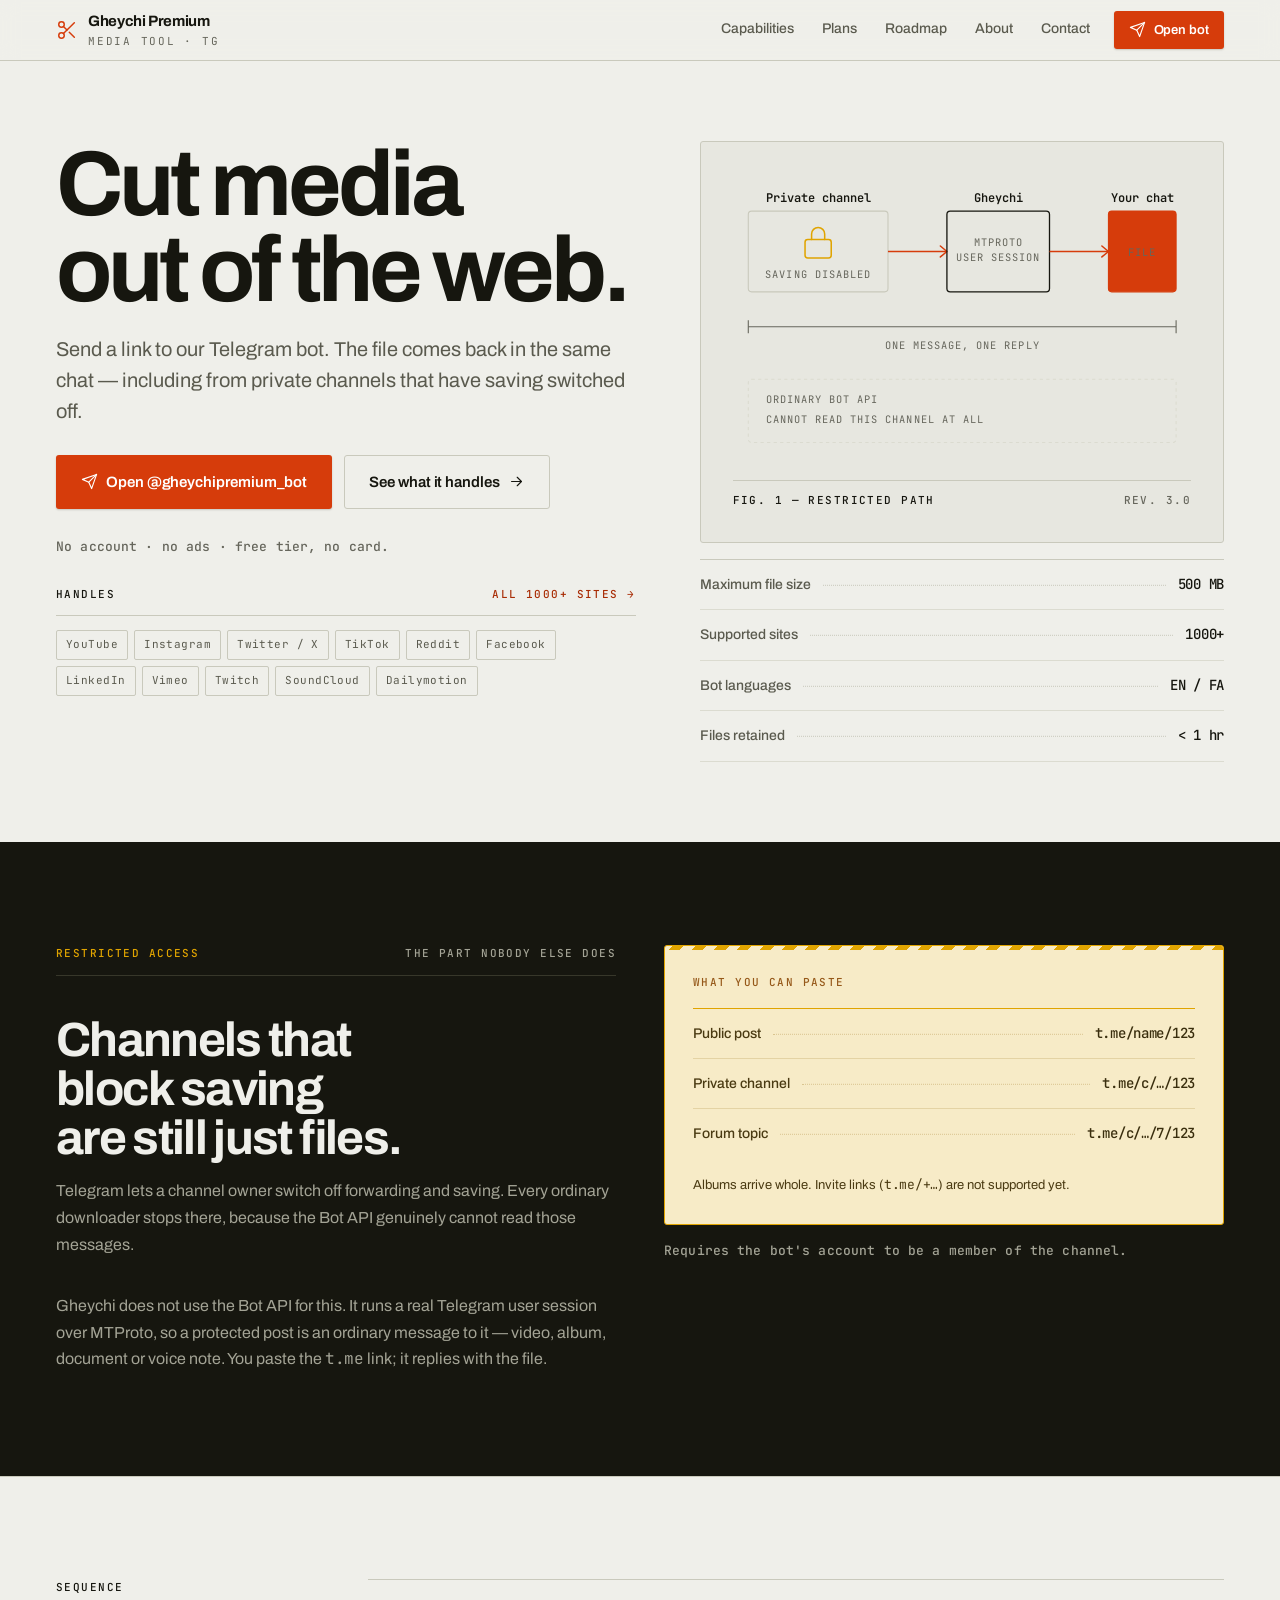
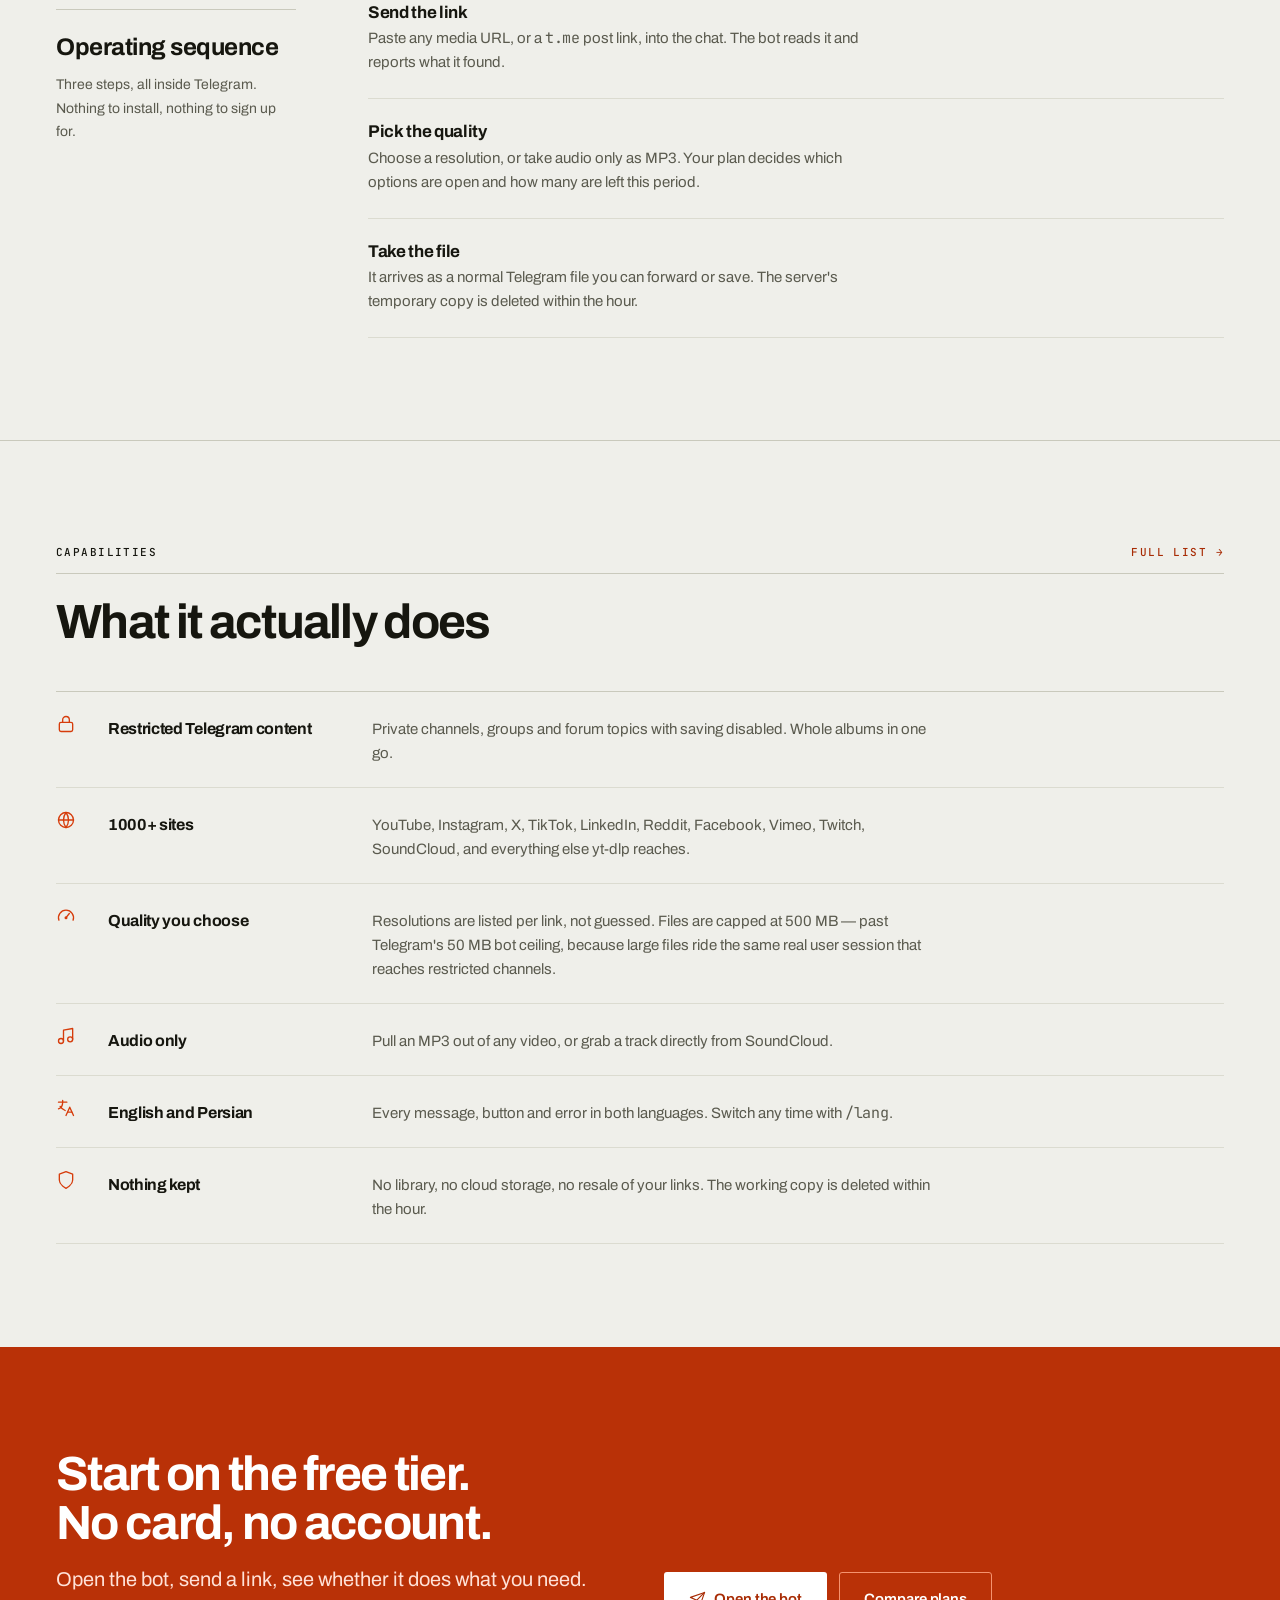
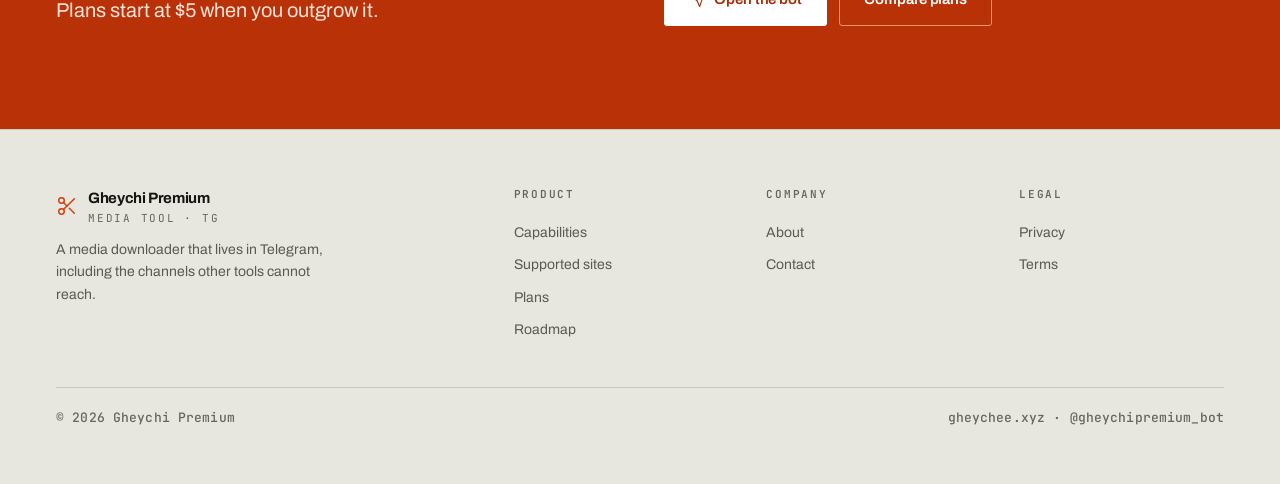
<file: website/index.html>
<!DOCTYPE html>
<html lang="en">
<head>
<meta charset="UTF-8">
<meta name="viewport" content="width=device-width, initial-scale=1">
<title>Gheychi Premium — Media downloader for Telegram</title>
<meta name="description" content="Send a link to a Telegram bot and get the file back in the chat. Reaches restricted Telegram channels the ordinary Bot API cannot touch. 1000+ sites, no account, no ads.">
<link rel="preconnect" href="https://fonts.googleapis.com">
<link rel="preconnect" href="https://fonts.gstatic.com" crossorigin>
<link href="https://fonts.googleapis.com/css2?family=Archivo:wght@400;500;600;700&family=JetBrains+Mono:wght@400;500;600&display=swap" rel="stylesheet">
<link rel="stylesheet" href="style.css">
</head>
<body>
<a class="sr-only" href="#main">Skip to content</a>

<svg width="0" height="0" style="position:absolute" aria-hidden="true">
  <defs>
    <g id="i-scissors" fill="none" stroke="currentColor" stroke-width="1.6" stroke-linecap="round" stroke-linejoin="round">
      <circle cx="6" cy="6" r="3"/><circle cx="6" cy="18" r="3"/>
      <line x1="20" y1="4" x2="8.12" y2="15.88"/><line x1="14.47" y1="14.48" x2="20" y2="20"/><line x1="8.12" y1="8.12" x2="12" y2="12"/>
    </g>
    <g id="i-send" fill="none" stroke="currentColor" stroke-width="1.6" stroke-linecap="round" stroke-linejoin="round">
      <path d="M22 2 11 13"/><path d="M22 2 15 22l-4-9-9-4Z"/>
    </g>
    <g id="i-lock" fill="none" stroke="currentColor" stroke-width="1.6" stroke-linecap="round" stroke-linejoin="round">
      <rect x="4" y="10" width="16" height="11" rx="2"/><path d="M8 10V7a4 4 0 0 1 8 0v3"/>
    </g>
    <g id="i-globe" fill="none" stroke="currentColor" stroke-width="1.6" stroke-linecap="round" stroke-linejoin="round">
      <circle cx="12" cy="12" r="9"/><path d="M3 12h18"/><path d="M12 3a15 15 0 0 1 0 18a15 15 0 0 1 0-18Z"/>
    </g>
    <g id="i-audio" fill="none" stroke="currentColor" stroke-width="1.6" stroke-linecap="round" stroke-linejoin="round">
      <path d="M9 18V5l11-2v13"/><circle cx="6" cy="18" r="3"/><circle cx="17" cy="16" r="3"/>
    </g>
    <g id="i-gauge" fill="none" stroke="currentColor" stroke-width="1.6" stroke-linecap="round" stroke-linejoin="round">
      <path d="M12 14 16 9"/><circle cx="12" cy="14" r="1"/><path d="M3.5 17a9 9 0 1 1 17 0"/>
    </g>
    <g id="i-langs" fill="none" stroke="currentColor" stroke-width="1.6" stroke-linecap="round" stroke-linejoin="round">
      <path d="M3 5h10"/><path d="M8 3v2c0 4.5-2 7-5 8"/><path d="M5 10c1.5 2.5 3.5 4 6 5"/><path d="M12 21l4.5-10 4.5 10"/><path d="M14 17h5"/>
    </g>
    <g id="i-shield" fill="none" stroke="currentColor" stroke-width="1.6" stroke-linecap="round" stroke-linejoin="round">
      <path d="M12 22s8-4 8-10V5l-8-3-8 3v7c0 6 8 10 8 10Z"/>
    </g>
    <g id="i-check" fill="none" stroke="currentColor" stroke-width="2.2" stroke-linecap="round" stroke-linejoin="round">
      <path d="m4 12 5.5 5.5L20 7"/>
    </g>
    <g id="i-arrow" fill="none" stroke="currentColor" stroke-width="1.6" stroke-linecap="round" stroke-linejoin="round">
      <path d="M5 12h14"/><path d="m13 6 6 6-6 6"/>
    </g>
    <g id="i-mail" fill="none" stroke="currentColor" stroke-width="1.6" stroke-linecap="round" stroke-linejoin="round">
      <rect x="3" y="5" width="18" height="14" rx="2"/><path d="m3 7 9 6 9-6"/>
    </g>
    <g id="i-menu" fill="none" stroke="currentColor" stroke-width="1.6" stroke-linecap="round">
      <path d="M4 7h16"/><path d="M4 12h16"/><path d="M4 17h16"/>
    </g>
  </defs>
</svg>

<header class="nav">
  <div class="wrap nav-in">
    <a class="brand" href="index.html">
      <svg viewBox="0 0 24 24" aria-hidden="true"><use href="#i-scissors"/></svg>
      <span class="stack-s" style="gap:0">
        <b>Gheychi Premium</b>
        <span>Media tool · TG</span>
      </span>
    </a>
    <nav class="nav-links" aria-label="Primary">
      <a href="features.html">Capabilities</a>
      <a href="pricing.html">Plans</a>
      <a href="about-product.html">Roadmap</a>
      <a href="about-us.html">About</a>
      <a href="contact.html">Contact</a>
    </nav>
    <a class="btn btn-signal btn-sm nav-cta" href="https://t.me/gheychipremium_bot" target="_blank" rel="noopener">
      <svg viewBox="0 0 24 24" aria-hidden="true"><use href="#i-send"/></svg> Open bot
    </a>
    <button class="nav-toggle" data-nav-toggle aria-expanded="false" aria-label="Open menu" aria-controls="navdrawer">
      <svg viewBox="0 0 24 24" width="20" height="20" aria-hidden="true"><use href="#i-menu"/></svg>
    </button>
  </div>
  <div class="nav-drawer" id="navdrawer" data-nav-drawer>
    <div class="wrap">
      <a href="features.html">Capabilities</a>
      <a href="pricing.html">Plans</a>
      <a href="about-product.html">Roadmap</a>
      <a href="about-us.html">About</a>
      <a href="contact.html">Contact</a>
    </div>
  </div>
</header>

<main id="main">

  <!-- ===== FIRST VIEWPORT ===== -->
  <section class="wrap" style="padding-block: clamp(2.5rem,7vw,5rem)">
    <div class="cols cols-hero">
      <div class="stack-l">
        <div>
          <h1 class="t-display">Cut media<br>out of the web.</h1>
          <p class="t-lead" style="margin-top:1.25rem">
            Send a link to our Telegram bot. The file comes back in the same chat —
            including from private channels that have saving switched off.
          </p>
        </div>

        <div class="row">
          <a class="btn btn-signal btn-lg" href="https://t.me/gheychipremium_bot" target="_blank" rel="noopener">
            <svg viewBox="0 0 24 24" aria-hidden="true"><use href="#i-send"/></svg>
            Open @gheychipremium_bot
          </a>
          <a class="btn btn-line btn-lg" href="features.html">
            See what it handles
            <svg viewBox="0 0 24 24" aria-hidden="true"><use href="#i-arrow"/></svg>
          </a>
        </div>

        <p class="spec spec-plain">No account · no ads · free tier, no card.</p>

        <div>
          <div class="sec-rule" style="margin-bottom:.875rem">
            <span class="spec spec-ink">Handles</span>
            <a class="spec spec-signal" href="supported-sites.html" style="text-decoration:none">All 1000+ sites →</a>
          </div>
          <div class="chips">
            <span class="chip">YouTube</span><span class="chip">Instagram</span>
            <span class="chip">Twitter / X</span><span class="chip">TikTok</span>
            <span class="chip">Reddit</span><span class="chip">Facebook</span>
            <span class="chip">LinkedIn</span><span class="chip">Vimeo</span>
            <span class="chip">Twitch</span><span class="chip">SoundCloud</span>
            <span class="chip">Dailymotion</span>
          </div>
        </div>
      </div>

      <!-- Figure plate: the mechanism, drawn and measured -->
      <div class="stack">
        <div class="plate">
          <svg class="dim" viewBox="0 0 420 268" role="img" aria-labelledby="figtitle" style="width:100%;height:auto">
            <title id="figtitle">Diagram: a locked Telegram channel routed through the bot's user session to your chat</title>

            <!-- locked source -->
            <rect x="14" y="34" width="128" height="74" rx="3" fill="none" stroke="var(--rule)" stroke-width="1" data-delay="0"/>
            <g stroke="var(--hazard)" stroke-width="1.4" fill="none" stroke-linecap="round" data-delay="1">
              <rect x="66" y="60" width="24" height="17" rx="2.5"/><path d="M72 60v-5a6 6 0 0 1 12 0v5"/>
            </g>
            <text class="fig-label" x="78" y="95" text-anchor="middle">Saving disabled</text>
            <text class="fig-value" x="78" y="26" text-anchor="middle">Private channel</text>

            <!-- routing -->
            <path d="M142 71 H196" stroke="var(--signal)" stroke-width="1.4" fill="none" data-delay="2"/>
            <path d="M190 66 l6 5 -6 5" stroke="var(--signal)" stroke-width="1.4" fill="none" stroke-linecap="round" stroke-linejoin="round" data-delay="2"/>

            <rect x="196" y="34" width="94" height="74" rx="3" fill="none" stroke="var(--ink)" stroke-width="1.2" data-delay="2"/>
            <text class="fig-value" x="243" y="26" text-anchor="middle">Gheychi</text>
            <text class="fig-label" x="243" y="66" text-anchor="middle">MTProto</text>
            <text class="fig-label" x="243" y="80" text-anchor="middle">user session</text>

            <path d="M290 71 H344" stroke="var(--signal)" stroke-width="1.4" fill="none" data-delay="3"/>
            <path d="M338 66 l6 5 -6 5" stroke="var(--signal)" stroke-width="1.4" fill="none" stroke-linecap="round" stroke-linejoin="round" data-delay="3"/>

            <rect x="344" y="34" width="62" height="74" rx="3" fill="var(--signal)" stroke="var(--signal)" stroke-width="1" data-delay="3"/>
            <text class="fig-value" x="375" y="26" text-anchor="middle">Your chat</text>
            <text class="fig-label" x="375" y="75" text-anchor="middle" fill="#fff">File</text>

            <!-- dimension line -->
            <path d="M14 140 H406" stroke="var(--ink-3)" stroke-width="1" fill="none" data-delay="4"/>
            <path d="M14 134 v12 M406 134 v12" stroke="var(--ink-3)" stroke-width="1" fill="none" data-delay="4"/>
            <text class="fig-label" x="210" y="160" text-anchor="middle">One message, one reply</text>

            <!-- the ordinary path, for contrast -->
            <rect x="14" y="188" width="392" height="58" rx="3" fill="none" stroke="var(--rule-soft)" stroke-width="1" stroke-dasharray="3 3" data-delay="4"/>
            <text class="fig-label" x="30" y="210">Ordinary Bot API</text>
            <text class="fig-label" x="30" y="228" fill="var(--ink-3)">cannot read this channel at all</text>
          </svg>

          <div class="plate-caption">
            <span class="spec spec-ink">Fig. 1 — Restricted path</span>
            <span class="spec">Rev. 3.0</span>
          </div>
        </div>

        <dl class="specs" style="margin:0">
          <div class="spec-row"><dt>Maximum file size</dt><span class="leader"></span><dd>500 MB</dd></div>
          <div class="spec-row"><dt>Supported sites</dt><span class="leader"></span><dd>1000+</dd></div>
          <div class="spec-row"><dt>Bot languages</dt><span class="leader"></span><dd>EN / FA</dd></div>
          <div class="spec-row"><dt>Files retained</dt><span class="leader"></span><dd>&lt; 1 hr</dd></div>
        </dl>
      </div>
    </div>
  </section>

  <!-- ===== THE DIFFERENTIATOR ===== -->
  <section class="band band-plate">
    <div class="wrap">
      <div class="cols cols-2">
        <div class="stack">
          <div class="sec-rule">
            <span class="spec" style="color:var(--hazard)">Restricted access</span>
            <span class="spec">The part nobody else does</span>
          </div>
          <h2 class="t-h2">Channels that block saving<br>are still just files.</h2>
          <p class="t-body">
            Telegram lets a channel owner switch off forwarding and saving. Every ordinary
            downloader stops there, because the Bot API genuinely cannot read those messages.
          </p>
          <p class="t-body">
            Gheychi does not use the Bot API for this. It runs a real Telegram user session over
            MTProto, so a protected post is an ordinary message to it — video, album, document or
            voice note. You paste the <span class="num">t.me</span> link; it replies with the file.
          </p>
        </div>

        <div class="stack">
          <div class="restricted">
            <p class="spec" style="margin-bottom:.625rem">What you can paste</p>
            <dl class="specs" style="border-top-color:var(--hazard)">
              <div class="spec-row" style="border-bottom-color:#E4D3A4"><dt style="color:#4A3A12">Public post</dt><span class="leader" style="border-bottom-color:#D9C48F"></span><dd style="color:#3A2E0E">t.me/name/123</dd></div>
              <div class="spec-row" style="border-bottom-color:#E4D3A4"><dt style="color:#4A3A12">Private channel</dt><span class="leader" style="border-bottom-color:#D9C48F"></span><dd style="color:#3A2E0E">t.me/c/…/123</dd></div>
              <div class="spec-row" style="border-bottom:0"><dt style="color:#4A3A12">Forum topic</dt><span class="leader" style="border-bottom-color:#D9C48F"></span><dd style="color:#3A2E0E">t.me/c/…/7/123</dd></div>
            </dl>
            <p style="font-size:.8125rem;margin-top:.875rem">
              Albums arrive whole. Invite links (<span class="num">t.me/+…</span>) are not supported yet.
            </p>
          </div>
          <p class="spec spec-plain">Requires the bot's account to be a member of the channel.</p>
        </div>
      </div>
    </div>
  </section>

  <!-- ===== SEQUENCE ===== -->
  <section class="band">
    <div class="wrap">
      <div class="cols cols-doc">
        <div class="sec-head" style="margin:0">
          <div class="sec-rule"><span class="spec spec-ink">Sequence</span></div>
          <h2 class="t-h3">Operating sequence</h2>
          <p class="t-body" style="font-size:.875rem;margin-top:.75rem">
            Three steps, all inside Telegram. Nothing to install, nothing to sign up for.
          </p>
        </div>

        <div class="steps" data-stagger>
          <div class="step rise">
            <h3>Send the link</h3>
            <p>Paste any media URL, or a <span class="num">t.me</span> post link, into the chat. The bot reads it and reports what it found.</p>
          </div>
          <div class="step rise">
            <h3>Pick the quality</h3>
            <p>Choose a resolution, or take audio only as MP3. Your plan decides which options are open and how many are left this period.</p>
          </div>
          <div class="step rise">
            <h3>Take the file</h3>
            <p>It arrives as a normal Telegram file you can forward or save. The server's temporary copy is deleted within the hour.</p>
          </div>
        </div>
      </div>
    </div>
  </section>

  <!-- ===== CAPABILITIES ===== -->
  <section class="band">
    <div class="wrap">
      <div class="sec-head">
        <div class="sec-rule">
          <span class="spec spec-ink">Capabilities</span>
          <a class="spec spec-signal" href="features.html" style="text-decoration:none">Full list →</a>
        </div>
        <h2 class="t-h2">What it actually does</h2>
      </div>

      <div class="caps" data-stagger>
        <div class="cap rise">
          <span class="cap-icon"><svg viewBox="0 0 24 24" aria-hidden="true"><use href="#i-lock"/></svg></span>
          <h3>Restricted Telegram content</h3>
          <p>Private channels, groups and forum topics with saving disabled. Whole albums in one go.</p>
        </div>
        <div class="cap rise">
          <span class="cap-icon"><svg viewBox="0 0 24 24" aria-hidden="true"><use href="#i-globe"/></svg></span>
          <h3>1000+ sites</h3>
          <p>YouTube, Instagram, X, TikTok, LinkedIn, Reddit, Facebook, Vimeo, Twitch, SoundCloud, and everything else yt-dlp reaches.</p>
        </div>
        <div class="cap rise">
          <span class="cap-icon"><svg viewBox="0 0 24 24" aria-hidden="true"><use href="#i-gauge"/></svg></span>
          <h3>Quality you choose</h3>
          <p>Resolutions are listed per link, not guessed. Files are capped at 500 MB — past Telegram's 50 MB bot ceiling, because large files ride the same real user session that reaches restricted channels.</p>
        </div>
        <div class="cap rise">
          <span class="cap-icon"><svg viewBox="0 0 24 24" aria-hidden="true"><use href="#i-audio"/></svg></span>
          <h3>Audio only</h3>
          <p>Pull an MP3 out of any video, or grab a track directly from SoundCloud.</p>
        </div>
        <div class="cap rise">
          <span class="cap-icon"><svg viewBox="0 0 24 24" aria-hidden="true"><use href="#i-langs"/></svg></span>
          <h3>English and Persian</h3>
          <p>Every message, button and error in both languages. Switch any time with <span class="num">/lang</span>.</p>
        </div>
        <div class="cap rise">
          <span class="cap-icon"><svg viewBox="0 0 24 24" aria-hidden="true"><use href="#i-shield"/></svg></span>
          <h3>Nothing kept</h3>
          <p>No library, no cloud storage, no resale of your links. The working copy is deleted within the hour.</p>
        </div>
      </div>
    </div>
  </section>

  <!-- ===== CLOSE ===== -->
  <section class="band band-signal">
    <div class="wrap">
      <div class="cols cols-2" style="align-items:end">
        <div class="stack">
          <h2 class="t-h2">Start on the free tier.<br>No card, no account.</h2>
          <p class="t-lead">Open the bot, send a link, see whether it does what you need. Plans start at $5 when you outgrow it.</p>
        </div>
        <div class="row" style="justify-content:flex-start">
          <a class="btn btn-onsignal btn-lg" href="https://t.me/gheychipremium_bot" target="_blank" rel="noopener">
            <svg viewBox="0 0 24 24" aria-hidden="true"><use href="#i-send"/></svg> Open the bot
          </a>
          <a class="btn btn-lg" style="border-color:#F5936F;color:#fff" href="pricing.html">Compare plans</a>
        </div>
      </div>
    </div>
  </section>

</main>

<footer class="foot">
  <div class="wrap">
    <div class="foot-grid">
      <div>
        <a class="brand" href="index.html">
          <svg viewBox="0 0 24 24" aria-hidden="true"><use href="#i-scissors"/></svg>
          <span class="stack-s" style="gap:0"><b>Gheychi Premium</b><span>Media tool · TG</span></span>
        </a>
        <p class="foot-note">A media downloader that lives in Telegram, including the channels other tools cannot reach.</p>
      </div>
      <div class="foot-col">
        <p class="foot-title">Product</p>
        <a href="features.html">Capabilities</a>
        <a href="supported-sites.html">Supported sites</a>
        <a href="pricing.html">Plans</a>
        <a href="about-product.html">Roadmap</a>
      </div>
      <div class="foot-col">
        <p class="foot-title">Company</p>
        <a href="about-us.html">About</a>
        <a href="contact.html">Contact</a>
      </div>
      <div class="foot-col">
        <p class="foot-title">Legal</p>
        <a href="privacy.html">Privacy</a>
        <a href="terms.html">Terms</a>
      </div>
    </div>
    <div class="foot-base">
      <span class="spec spec-plain">© 2026 Gheychi Premium</span>
      <span class="spec spec-plain">gheychee.xyz · @gheychipremium_bot</span>
    </div>
  </div>
</footer>

<script src="script.js"></script>
</body>
</html>
</file>
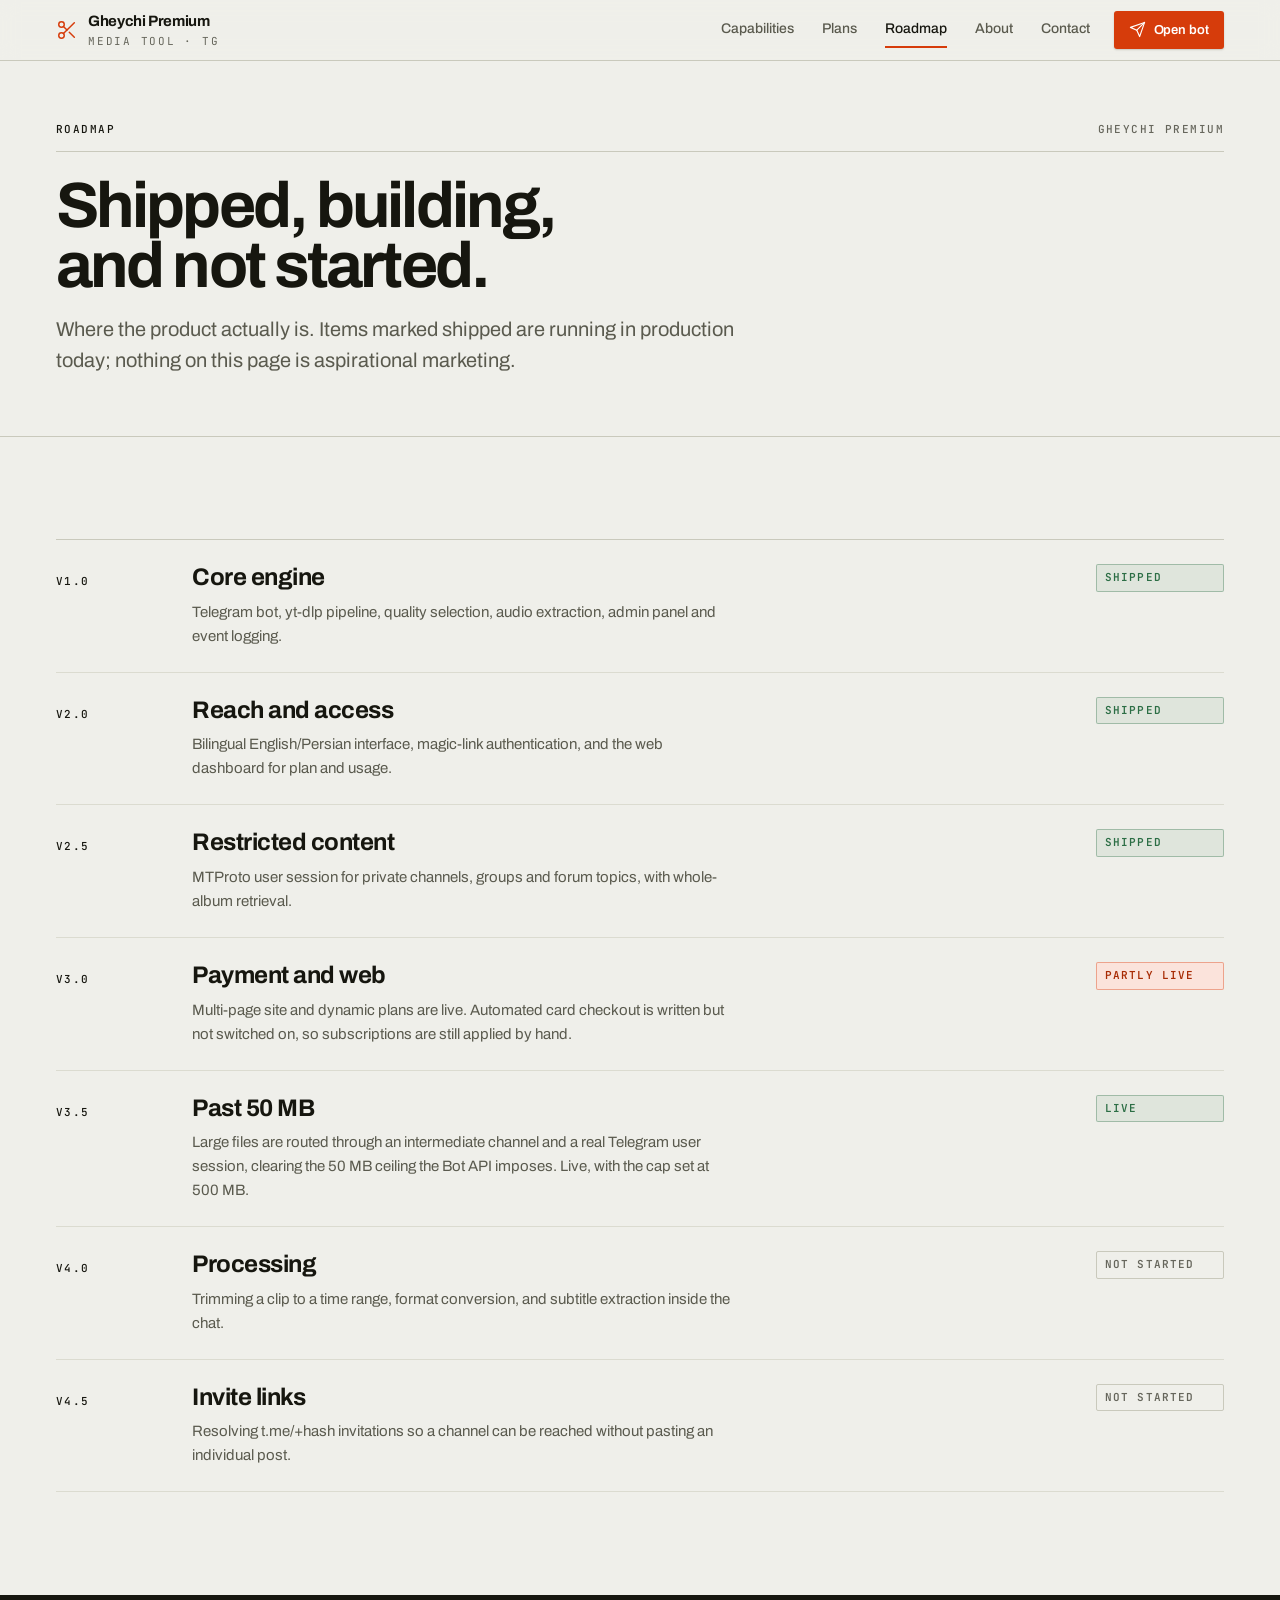
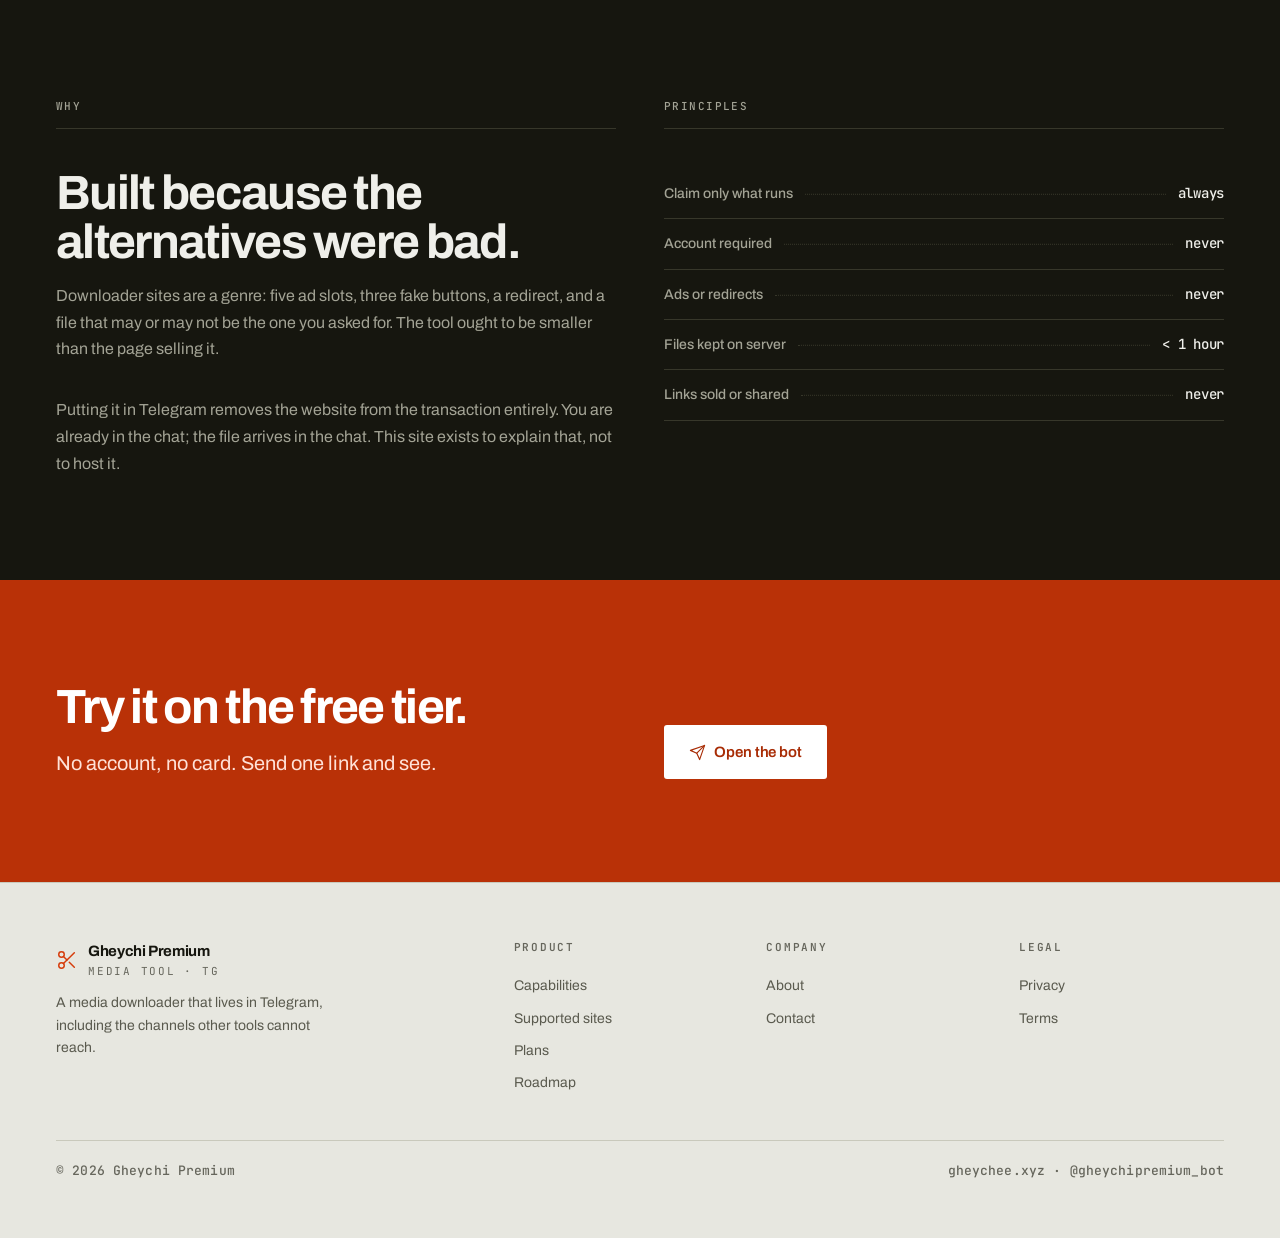
<file: website/about-product.html>
<!DOCTYPE html>
<html lang="en">
<head>
<meta charset="UTF-8">
<meta name="viewport" content="width=device-width, initial-scale=1">
<title>Roadmap — Gheychi Premium</title>
<meta name="description" content="What has shipped, what is in progress, and what has not been started. Including the relay that clears Telegram's 50 MB bot upload ceiling.">
<link rel="preconnect" href="https://fonts.googleapis.com">
<link rel="preconnect" href="https://fonts.gstatic.com" crossorigin>
<link href="https://fonts.googleapis.com/css2?family=Archivo:wght@400;500;600;700&family=JetBrains+Mono:wght@400;500;600&display=swap" rel="stylesheet">
<link rel="stylesheet" href="style.css">
</head>
<body>
<a class="sr-only" href="#main">Skip to content</a>

<svg width="0" height="0" style="position:absolute" aria-hidden="true">
  <defs>
    <g id="i-scissors" fill="none" stroke="currentColor" stroke-width="1.6" stroke-linecap="round" stroke-linejoin="round">
      <circle cx="6" cy="6" r="3"/><circle cx="6" cy="18" r="3"/>
      <line x1="20" y1="4" x2="8.12" y2="15.88"/><line x1="14.47" y1="14.48" x2="20" y2="20"/><line x1="8.12" y1="8.12" x2="12" y2="12"/>
    </g>
    <g id="i-send" fill="none" stroke="currentColor" stroke-width="1.6" stroke-linecap="round" stroke-linejoin="round">
      <path d="M22 2 11 13"/><path d="M22 2 15 22l-4-9-9-4Z"/>
    </g>
    <g id="i-lock" fill="none" stroke="currentColor" stroke-width="1.6" stroke-linecap="round" stroke-linejoin="round">
      <rect x="4" y="10" width="16" height="11" rx="2"/><path d="M8 10V7a4 4 0 0 1 8 0v3"/>
    </g>
    <g id="i-globe" fill="none" stroke="currentColor" stroke-width="1.6" stroke-linecap="round" stroke-linejoin="round">
      <circle cx="12" cy="12" r="9"/><path d="M3 12h18"/><path d="M12 3a15 15 0 0 1 0 18a15 15 0 0 1 0-18Z"/>
    </g>
    <g id="i-audio" fill="none" stroke="currentColor" stroke-width="1.6" stroke-linecap="round" stroke-linejoin="round">
      <path d="M9 18V5l11-2v13"/><circle cx="6" cy="18" r="3"/><circle cx="17" cy="16" r="3"/>
    </g>
    <g id="i-gauge" fill="none" stroke="currentColor" stroke-width="1.6" stroke-linecap="round" stroke-linejoin="round">
      <path d="M12 14 16 9"/><circle cx="12" cy="14" r="1"/><path d="M3.5 17a9 9 0 1 1 17 0"/>
    </g>
    <g id="i-langs" fill="none" stroke="currentColor" stroke-width="1.6" stroke-linecap="round" stroke-linejoin="round">
      <path d="M3 5h10"/><path d="M8 3v2c0 4.5-2 7-5 8"/><path d="M5 10c1.5 2.5 3.5 4 6 5"/><path d="M12 21l4.5-10 4.5 10"/><path d="M14 17h5"/>
    </g>
    <g id="i-shield" fill="none" stroke="currentColor" stroke-width="1.6" stroke-linecap="round" stroke-linejoin="round">
      <path d="M12 22s8-4 8-10V5l-8-3-8 3v7c0 6 8 10 8 10Z"/>
    </g>
    <g id="i-check" fill="none" stroke="currentColor" stroke-width="2.2" stroke-linecap="round" stroke-linejoin="round">
      <path d="m4 12 5.5 5.5L20 7"/>
    </g>
    <g id="i-arrow" fill="none" stroke="currentColor" stroke-width="1.6" stroke-linecap="round" stroke-linejoin="round">
      <path d="M5 12h14"/><path d="m13 6 6 6-6 6"/>
    </g>
    <g id="i-mail" fill="none" stroke="currentColor" stroke-width="1.6" stroke-linecap="round" stroke-linejoin="round">
      <rect x="3" y="5" width="18" height="14" rx="2"/><path d="m3 7 9 6 9-6"/>
    </g>
    <g id="i-menu" fill="none" stroke="currentColor" stroke-width="1.6" stroke-linecap="round">
      <path d="M4 7h16"/><path d="M4 12h16"/><path d="M4 17h16"/>
    </g>
  </defs>
</svg>

<header class="nav">
  <div class="wrap nav-in">
    <a class="brand" href="index.html">
      <svg viewBox="0 0 24 24" aria-hidden="true"><use href="#i-scissors"/></svg>
      <span class="stack-s" style="gap:0">
        <b>Gheychi Premium</b>
        <span>Media tool · TG</span>
      </span>
    </a>
    <nav class="nav-links" aria-label="Primary">
      <a href="features.html">Capabilities</a>
      <a href="pricing.html">Plans</a>
      <a href="about-product.html">Roadmap</a>
      <a href="about-us.html">About</a>
      <a href="contact.html">Contact</a>
    </nav>
    <a class="btn btn-signal btn-sm nav-cta" href="https://t.me/gheychipremium_bot" target="_blank" rel="noopener">
      <svg viewBox="0 0 24 24" aria-hidden="true"><use href="#i-send"/></svg> Open bot
    </a>
    <button class="nav-toggle" data-nav-toggle aria-expanded="false" aria-label="Open menu" aria-controls="navdrawer">
      <svg viewBox="0 0 24 24" width="20" height="20" aria-hidden="true"><use href="#i-menu"/></svg>
    </button>
  </div>
  <div class="nav-drawer" id="navdrawer" data-nav-drawer>
    <div class="wrap">
      <a href="features.html">Capabilities</a>
      <a href="pricing.html">Plans</a>
      <a href="about-product.html">Roadmap</a>
      <a href="about-us.html">About</a>
      <a href="contact.html">Contact</a>
    </div>
  </div>
</header>

<main id="main">
  <section class="wrap" style="padding-block: clamp(2.25rem,5.5vw,3.75rem)">
    <div class="sec-rule"><span class="spec spec-ink">Roadmap</span><span class="spec">Gheychi Premium</span></div>
    <h1 class="t-display" style="font-size:clamp(2.25rem,6vw,4rem)">Shipped, building,<br>and not started.</h1>
    <p class="t-lead" style="margin-top:1.125rem">Where the product actually is. Items marked shipped are running in production today; nothing on this page is aspirational marketing.</p>
  </section>

  <section class="band">
    <div class="wrap">
      <div class="road" data-stagger>
        <div class="road-item rise">
          <span class="spec spec-ink">V1.0</span>
          <div class="stack-s">
            <h2 class="t-h3">Core engine</h2>
            <p style="font-size:.9375rem;color:var(--ink-2);max-width:60ch">Telegram bot, yt-dlp pipeline, quality selection, audio extraction, admin panel and event logging.</p>
          </div>
          <span class="tag tag-done">Shipped</span>
        </div>
        <div class="road-item rise">
          <span class="spec spec-ink">V2.0</span>
          <div class="stack-s">
            <h2 class="t-h3">Reach and access</h2>
            <p style="font-size:.9375rem;color:var(--ink-2);max-width:60ch">Bilingual English/Persian interface, magic-link authentication, and the web dashboard for plan and usage.</p>
          </div>
          <span class="tag tag-done">Shipped</span>
        </div>
        <div class="road-item rise">
          <span class="spec spec-ink">V2.5</span>
          <div class="stack-s">
            <h2 class="t-h3">Restricted content</h2>
            <p style="font-size:.9375rem;color:var(--ink-2);max-width:60ch">MTProto user session for private channels, groups and forum topics, with whole-album retrieval.</p>
          </div>
          <span class="tag tag-done">Shipped</span>
        </div>
        <div class="road-item rise">
          <span class="spec spec-ink">V3.0</span>
          <div class="stack-s">
            <h2 class="t-h3">Payment and web</h2>
            <p style="font-size:.9375rem;color:var(--ink-2);max-width:60ch">Multi-page site and dynamic plans are live. Automated card checkout is written but not switched on, so subscriptions are still applied by hand.</p>
          </div>
          <span class="tag tag-active">Partly live</span>
        </div>
        <div class="road-item rise">
          <span class="spec spec-ink">V3.5</span>
          <div class="stack-s">
            <h2 class="t-h3">Past 50 MB</h2>
            <p style="font-size:.9375rem;color:var(--ink-2);max-width:60ch">Large files are routed through an intermediate channel and a real Telegram user session, clearing the 50 MB ceiling the Bot API imposes. Live, with the cap set at 500 MB.</p>
          </div>
          <span class="tag tag-done">Live</span>
        </div>
        <div class="road-item rise">
          <span class="spec spec-ink">V4.0</span>
          <div class="stack-s">
            <h2 class="t-h3">Processing</h2>
            <p style="font-size:.9375rem;color:var(--ink-2);max-width:60ch">Trimming a clip to a time range, format conversion, and subtitle extraction inside the chat.</p>
          </div>
          <span class="tag tag-next">Not started</span>
        </div>
        <div class="road-item rise">
          <span class="spec spec-ink">V4.5</span>
          <div class="stack-s">
            <h2 class="t-h3">Invite links</h2>
            <p style="font-size:.9375rem;color:var(--ink-2);max-width:60ch">Resolving t.me/+hash invitations so a channel can be reached without pasting an individual post.</p>
          </div>
          <span class="tag tag-next">Not started</span>
        </div>
      </div>
    </div>
  </section>

  <section class="band band-plate">
    <div class="wrap">
      <div class="cols cols-2">
        <div class="stack">
          <div class="sec-rule"><span class="spec">Why</span></div>
          <h2 class="t-h2">Built because the alternatives were bad.</h2>
          <p class="t-body">Downloader sites are a genre: five ad slots, three fake buttons, a redirect, and a file that may or may not be the one you asked for. The tool ought to be smaller than the page selling it.</p>
          <p class="t-body">Putting it in Telegram removes the website from the transaction entirely. You are already in the chat; the file arrives in the chat. This site exists to explain that, not to host it.</p>
        </div>
        <div class="stack">
          <div class="sec-rule"><span class="spec">Principles</span></div>
          <dl class="specs" style="margin:0">
            <div class="spec-row"><dt>Claim only what runs</dt><span class="leader"></span><dd>always</dd></div>
            <div class="spec-row"><dt>Account required</dt><span class="leader"></span><dd>never</dd></div>
            <div class="spec-row"><dt>Ads or redirects</dt><span class="leader"></span><dd>never</dd></div>
            <div class="spec-row"><dt>Files kept on server</dt><span class="leader"></span><dd>&lt; 1 hour</dd></div>
            <div class="spec-row"><dt>Links sold or shared</dt><span class="leader"></span><dd>never</dd></div>
          </dl>
        </div>
      </div>
    </div>
  </section>
  <section class="band band-signal">
    <div class="wrap">
      <div class="cols cols-2" style="align-items:end">
        <div class="stack">
          <h2 class="t-h2">Try it on the free tier.</h2>
          <p class="t-lead">No account, no card. Send one link and see.</p>
        </div>
        <div class="row">
          <a class="btn btn-onsignal btn-lg" href="https://t.me/gheychipremium_bot" target="_blank" rel="noopener">
            <svg viewBox="0 0 24 24" aria-hidden="true"><use href="#i-send"/></svg> Open the bot
          </a>
        </div>
      </div>
    </div>
  </section>

</main>

<footer class="foot">
  <div class="wrap">
    <div class="foot-grid">
      <div>
        <a class="brand" href="index.html">
          <svg viewBox="0 0 24 24" aria-hidden="true"><use href="#i-scissors"/></svg>
          <span class="stack-s" style="gap:0"><b>Gheychi Premium</b><span>Media tool · TG</span></span>
        </a>
        <p class="foot-note">A media downloader that lives in Telegram, including the channels other tools cannot reach.</p>
      </div>
      <div class="foot-col">
        <p class="foot-title">Product</p>
        <a href="features.html">Capabilities</a>
        <a href="supported-sites.html">Supported sites</a>
        <a href="pricing.html">Plans</a>
        <a href="about-product.html">Roadmap</a>
      </div>
      <div class="foot-col">
        <p class="foot-title">Company</p>
        <a href="about-us.html">About</a>
        <a href="contact.html">Contact</a>
      </div>
      <div class="foot-col">
        <p class="foot-title">Legal</p>
        <a href="privacy.html">Privacy</a>
        <a href="terms.html">Terms</a>
      </div>
    </div>
    <div class="foot-base">
      <span class="spec spec-plain">© 2026 Gheychi Premium</span>
      <span class="spec spec-plain">gheychee.xyz · @gheychipremium_bot</span>
    </div>
  </div>
</footer>

<script src="script.js"></script>
</body>
</html>
</file>
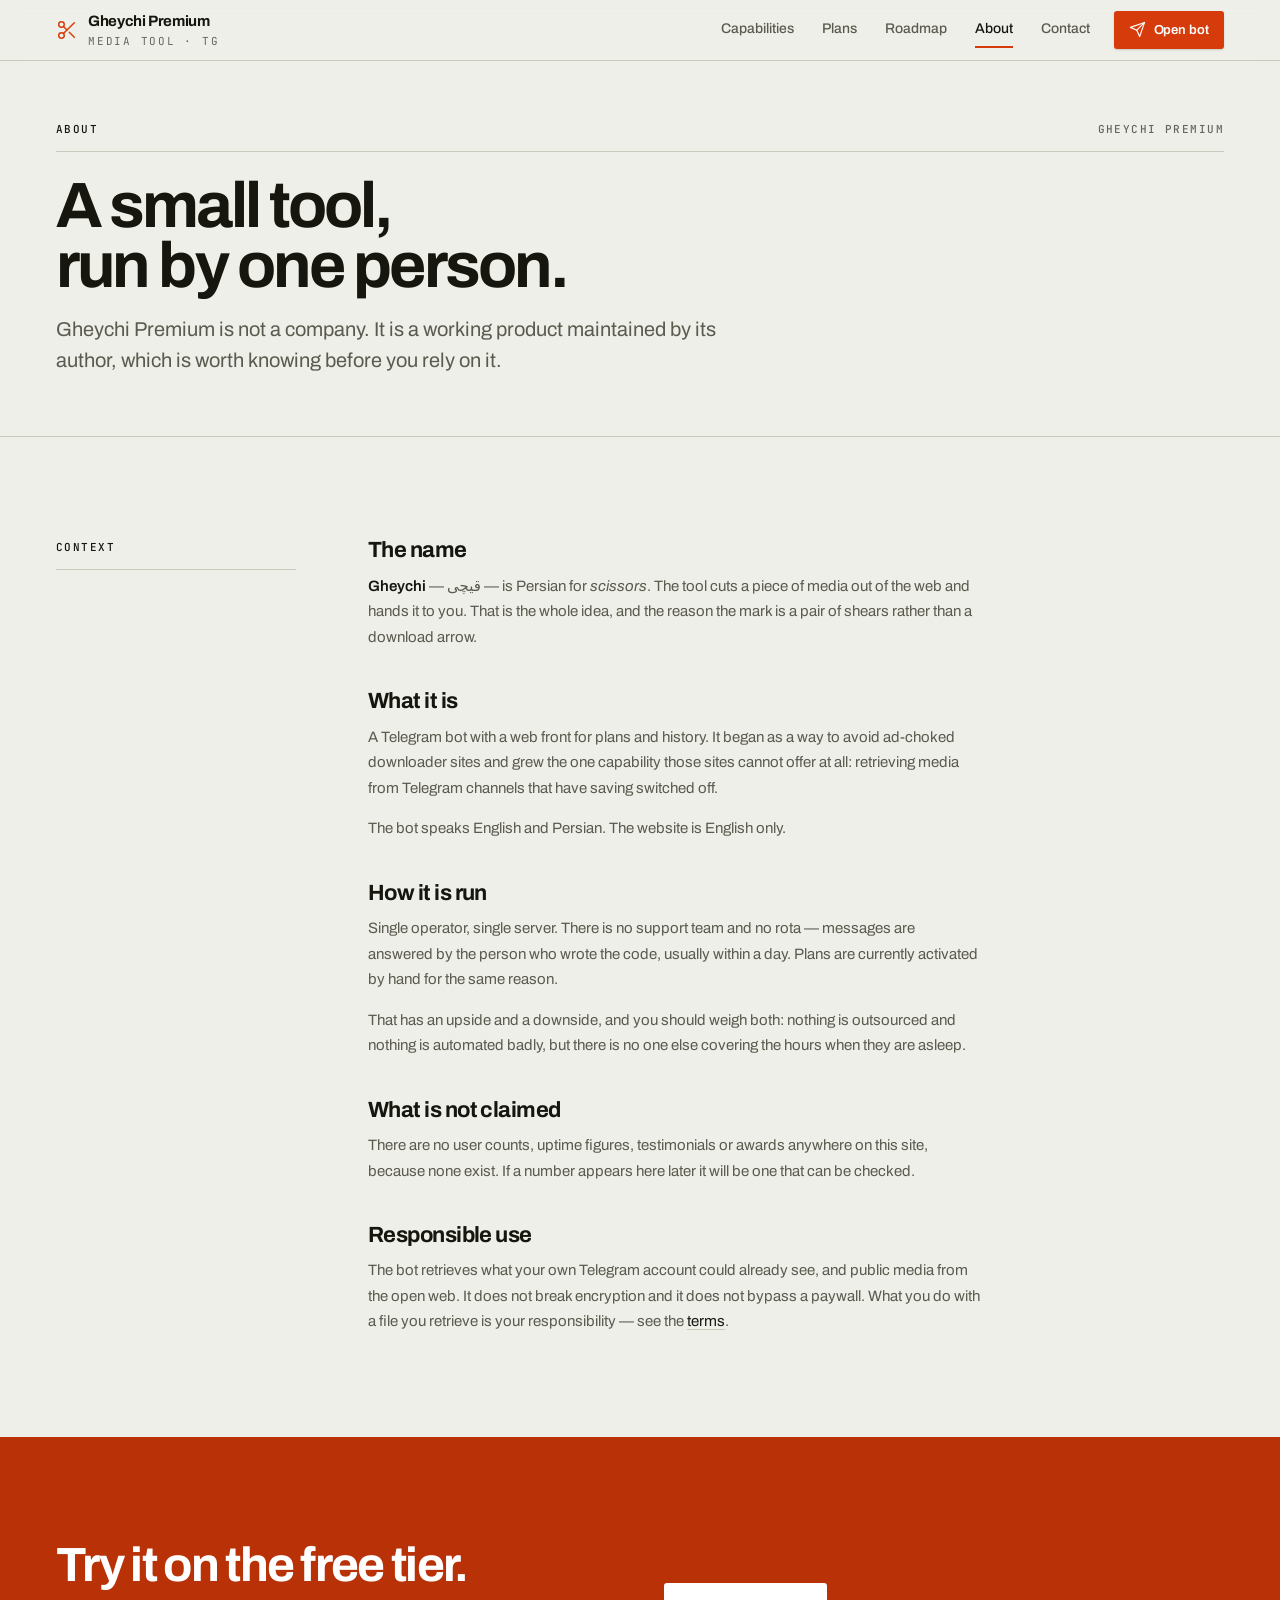
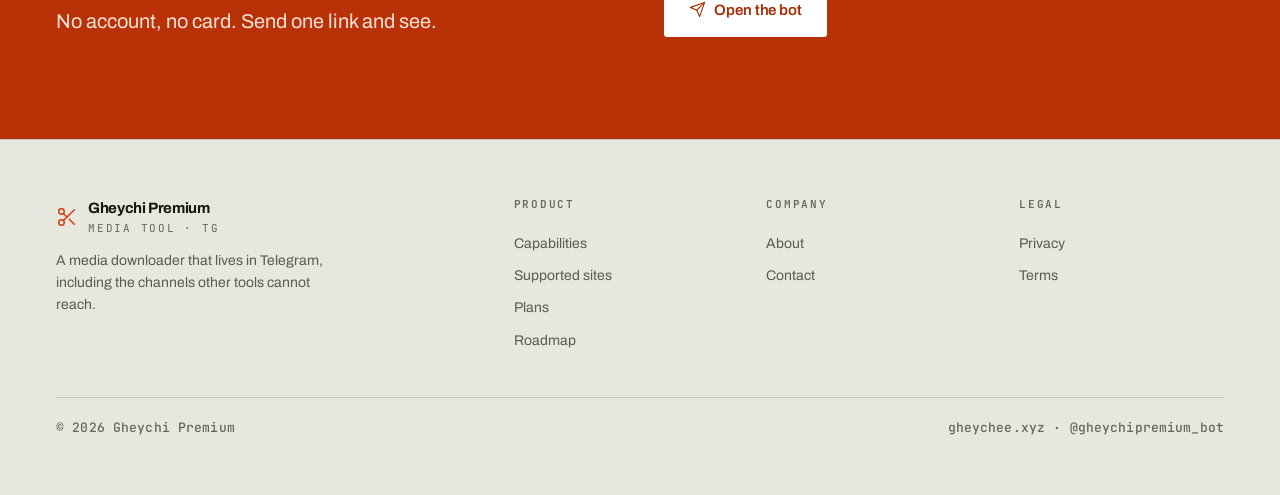
<file: website/about-us.html>
<!DOCTYPE html>
<html lang="en">
<head>
<meta charset="UTF-8">
<meta name="viewport" content="width=device-width, initial-scale=1">
<title>About — Gheychi Premium</title>
<meta name="description" content="Gheychi Premium is a Telegram media tool maintained by a single operator. What it is, how it is run, and what is deliberately not claimed.">
<link rel="preconnect" href="https://fonts.googleapis.com">
<link rel="preconnect" href="https://fonts.gstatic.com" crossorigin>
<link href="https://fonts.googleapis.com/css2?family=Archivo:wght@400;500;600;700&family=JetBrains+Mono:wght@400;500;600&display=swap" rel="stylesheet">
<link rel="stylesheet" href="style.css">
</head>
<body>
<a class="sr-only" href="#main">Skip to content</a>

<svg width="0" height="0" style="position:absolute" aria-hidden="true">
  <defs>
    <g id="i-scissors" fill="none" stroke="currentColor" stroke-width="1.6" stroke-linecap="round" stroke-linejoin="round">
      <circle cx="6" cy="6" r="3"/><circle cx="6" cy="18" r="3"/>
      <line x1="20" y1="4" x2="8.12" y2="15.88"/><line x1="14.47" y1="14.48" x2="20" y2="20"/><line x1="8.12" y1="8.12" x2="12" y2="12"/>
    </g>
    <g id="i-send" fill="none" stroke="currentColor" stroke-width="1.6" stroke-linecap="round" stroke-linejoin="round">
      <path d="M22 2 11 13"/><path d="M22 2 15 22l-4-9-9-4Z"/>
    </g>
    <g id="i-lock" fill="none" stroke="currentColor" stroke-width="1.6" stroke-linecap="round" stroke-linejoin="round">
      <rect x="4" y="10" width="16" height="11" rx="2"/><path d="M8 10V7a4 4 0 0 1 8 0v3"/>
    </g>
    <g id="i-globe" fill="none" stroke="currentColor" stroke-width="1.6" stroke-linecap="round" stroke-linejoin="round">
      <circle cx="12" cy="12" r="9"/><path d="M3 12h18"/><path d="M12 3a15 15 0 0 1 0 18a15 15 0 0 1 0-18Z"/>
    </g>
    <g id="i-audio" fill="none" stroke="currentColor" stroke-width="1.6" stroke-linecap="round" stroke-linejoin="round">
      <path d="M9 18V5l11-2v13"/><circle cx="6" cy="18" r="3"/><circle cx="17" cy="16" r="3"/>
    </g>
    <g id="i-gauge" fill="none" stroke="currentColor" stroke-width="1.6" stroke-linecap="round" stroke-linejoin="round">
      <path d="M12 14 16 9"/><circle cx="12" cy="14" r="1"/><path d="M3.5 17a9 9 0 1 1 17 0"/>
    </g>
    <g id="i-langs" fill="none" stroke="currentColor" stroke-width="1.6" stroke-linecap="round" stroke-linejoin="round">
      <path d="M3 5h10"/><path d="M8 3v2c0 4.5-2 7-5 8"/><path d="M5 10c1.5 2.5 3.5 4 6 5"/><path d="M12 21l4.5-10 4.5 10"/><path d="M14 17h5"/>
    </g>
    <g id="i-shield" fill="none" stroke="currentColor" stroke-width="1.6" stroke-linecap="round" stroke-linejoin="round">
      <path d="M12 22s8-4 8-10V5l-8-3-8 3v7c0 6 8 10 8 10Z"/>
    </g>
    <g id="i-check" fill="none" stroke="currentColor" stroke-width="2.2" stroke-linecap="round" stroke-linejoin="round">
      <path d="m4 12 5.5 5.5L20 7"/>
    </g>
    <g id="i-arrow" fill="none" stroke="currentColor" stroke-width="1.6" stroke-linecap="round" stroke-linejoin="round">
      <path d="M5 12h14"/><path d="m13 6 6 6-6 6"/>
    </g>
    <g id="i-mail" fill="none" stroke="currentColor" stroke-width="1.6" stroke-linecap="round" stroke-linejoin="round">
      <rect x="3" y="5" width="18" height="14" rx="2"/><path d="m3 7 9 6 9-6"/>
    </g>
    <g id="i-menu" fill="none" stroke="currentColor" stroke-width="1.6" stroke-linecap="round">
      <path d="M4 7h16"/><path d="M4 12h16"/><path d="M4 17h16"/>
    </g>
  </defs>
</svg>

<header class="nav">
  <div class="wrap nav-in">
    <a class="brand" href="index.html">
      <svg viewBox="0 0 24 24" aria-hidden="true"><use href="#i-scissors"/></svg>
      <span class="stack-s" style="gap:0">
        <b>Gheychi Premium</b>
        <span>Media tool · TG</span>
      </span>
    </a>
    <nav class="nav-links" aria-label="Primary">
      <a href="features.html">Capabilities</a>
      <a href="pricing.html">Plans</a>
      <a href="about-product.html">Roadmap</a>
      <a href="about-us.html">About</a>
      <a href="contact.html">Contact</a>
    </nav>
    <a class="btn btn-signal btn-sm nav-cta" href="https://t.me/gheychipremium_bot" target="_blank" rel="noopener">
      <svg viewBox="0 0 24 24" aria-hidden="true"><use href="#i-send"/></svg> Open bot
    </a>
    <button class="nav-toggle" data-nav-toggle aria-expanded="false" aria-label="Open menu" aria-controls="navdrawer">
      <svg viewBox="0 0 24 24" width="20" height="20" aria-hidden="true"><use href="#i-menu"/></svg>
    </button>
  </div>
  <div class="nav-drawer" id="navdrawer" data-nav-drawer>
    <div class="wrap">
      <a href="features.html">Capabilities</a>
      <a href="pricing.html">Plans</a>
      <a href="about-product.html">Roadmap</a>
      <a href="about-us.html">About</a>
      <a href="contact.html">Contact</a>
    </div>
  </div>
</header>

<main id="main">
  <section class="wrap" style="padding-block: clamp(2.25rem,5.5vw,3.75rem)">
    <div class="sec-rule"><span class="spec spec-ink">About</span><span class="spec">Gheychi Premium</span></div>
    <h1 class="t-display" style="font-size:clamp(2.25rem,6vw,4rem)">A small tool,<br>run by one person.</h1>
    <p class="t-lead" style="margin-top:1.125rem">Gheychi Premium is not a company. It is a working product maintained by its author, which is worth knowing before you rely on it.</p>
  </section>

  <section class="band">
    <div class="wrap">
      <div class="cols cols-doc">
        <div class="sec-head" style="margin:0">
          <div class="sec-rule"><span class="spec spec-ink">Context</span></div>
        </div>
        <div class="prose">
          <h2>The name</h2>
          <p><strong>Gheychi</strong> — قیچی — is Persian for <em>scissors</em>. The tool cuts a piece of media out of the web and hands it to you. That is the whole idea, and the reason the mark is a pair of shears rather than a download arrow.</p>

          <h2>What it is</h2>
          <p>A Telegram bot with a web front for plans and history. It began as a way to avoid ad-choked downloader sites and grew the one capability those sites cannot offer at all: retrieving media from Telegram channels that have saving switched off.</p>
          <p>The bot speaks English and Persian. The website is English only.</p>

          <h2>How it is run</h2>
          <p>Single operator, single server. There is no support team and no rota — messages are answered by the person who wrote the code, usually within a day. Plans are currently activated by hand for the same reason.</p>
          <p>That has an upside and a downside, and you should weigh both: nothing is outsourced and nothing is automated badly, but there is no one else covering the hours when they are asleep.</p>

          <h2>What is not claimed</h2>
          <p>There are no user counts, uptime figures, testimonials or awards anywhere on this site, because none exist. If a number appears here later it will be one that can be checked.</p>

          <h2>Responsible use</h2>
          <p>The bot retrieves what your own Telegram account could already see, and public media from the open web. It does not break encryption and it does not bypass a paywall. What you do with a file you retrieve is your responsibility — see the <a href="terms.html">terms</a>.</p>
        </div>
      </div>
    </div>
  </section>
  <section class="band band-signal">
    <div class="wrap">
      <div class="cols cols-2" style="align-items:end">
        <div class="stack">
          <h2 class="t-h2">Try it on the free tier.</h2>
          <p class="t-lead">No account, no card. Send one link and see.</p>
        </div>
        <div class="row">
          <a class="btn btn-onsignal btn-lg" href="https://t.me/gheychipremium_bot" target="_blank" rel="noopener">
            <svg viewBox="0 0 24 24" aria-hidden="true"><use href="#i-send"/></svg> Open the bot
          </a>
        </div>
      </div>
    </div>
  </section>

</main>

<footer class="foot">
  <div class="wrap">
    <div class="foot-grid">
      <div>
        <a class="brand" href="index.html">
          <svg viewBox="0 0 24 24" aria-hidden="true"><use href="#i-scissors"/></svg>
          <span class="stack-s" style="gap:0"><b>Gheychi Premium</b><span>Media tool · TG</span></span>
        </a>
        <p class="foot-note">A media downloader that lives in Telegram, including the channels other tools cannot reach.</p>
      </div>
      <div class="foot-col">
        <p class="foot-title">Product</p>
        <a href="features.html">Capabilities</a>
        <a href="supported-sites.html">Supported sites</a>
        <a href="pricing.html">Plans</a>
        <a href="about-product.html">Roadmap</a>
      </div>
      <div class="foot-col">
        <p class="foot-title">Company</p>
        <a href="about-us.html">About</a>
        <a href="contact.html">Contact</a>
      </div>
      <div class="foot-col">
        <p class="foot-title">Legal</p>
        <a href="privacy.html">Privacy</a>
        <a href="terms.html">Terms</a>
      </div>
    </div>
    <div class="foot-base">
      <span class="spec spec-plain">© 2026 Gheychi Premium</span>
      <span class="spec spec-plain">gheychee.xyz · @gheychipremium_bot</span>
    </div>
  </div>
</footer>

<script src="script.js"></script>
</body>
</html>
</file>
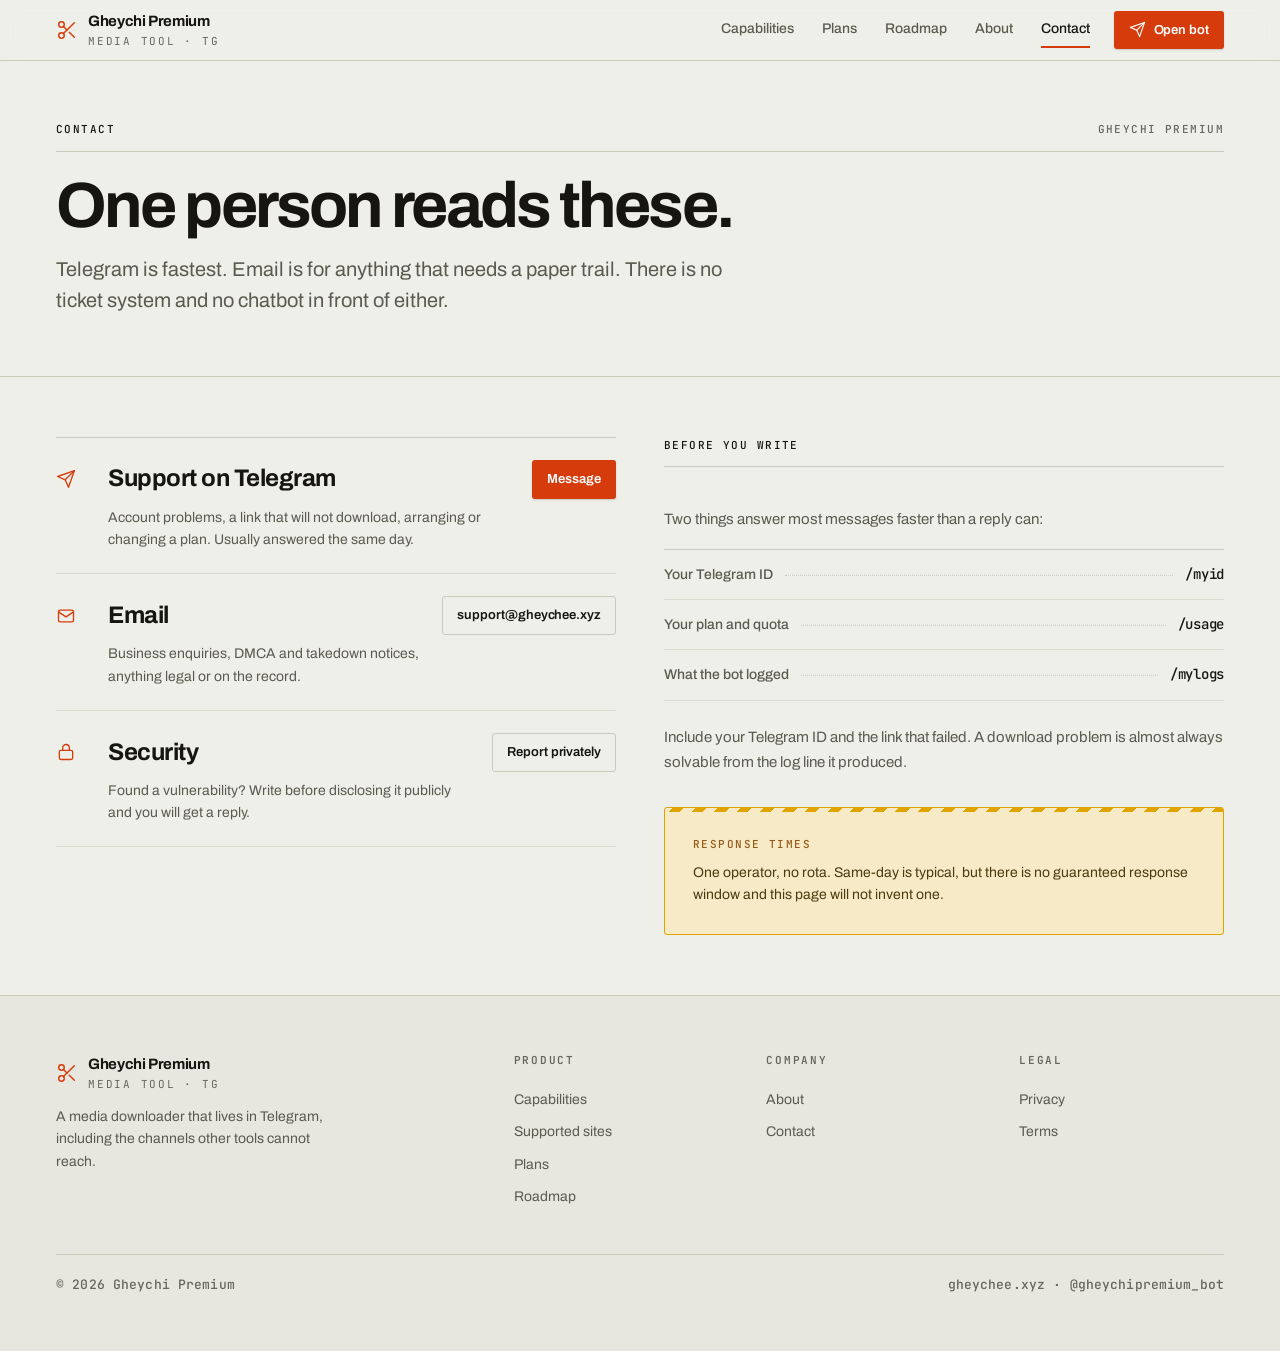
<file: website/contact.html>
<!DOCTYPE html>
<html lang="en">
<head>
<meta charset="UTF-8">
<meta name="viewport" content="width=device-width, initial-scale=1">
<title>Contact — Gheychi Premium</title>
<meta name="description" content="Reach Gheychi Premium support on Telegram, or by email for legal and business matters. One operator, typically same-day.">
<link rel="preconnect" href="https://fonts.googleapis.com">
<link rel="preconnect" href="https://fonts.gstatic.com" crossorigin>
<link href="https://fonts.googleapis.com/css2?family=Archivo:wght@400;500;600;700&family=JetBrains+Mono:wght@400;500;600&display=swap" rel="stylesheet">
<link rel="stylesheet" href="style.css">
</head>
<body>
<a class="sr-only" href="#main">Skip to content</a>

<svg width="0" height="0" style="position:absolute" aria-hidden="true">
  <defs>
    <g id="i-scissors" fill="none" stroke="currentColor" stroke-width="1.6" stroke-linecap="round" stroke-linejoin="round">
      <circle cx="6" cy="6" r="3"/><circle cx="6" cy="18" r="3"/>
      <line x1="20" y1="4" x2="8.12" y2="15.88"/><line x1="14.47" y1="14.48" x2="20" y2="20"/><line x1="8.12" y1="8.12" x2="12" y2="12"/>
    </g>
    <g id="i-send" fill="none" stroke="currentColor" stroke-width="1.6" stroke-linecap="round" stroke-linejoin="round">
      <path d="M22 2 11 13"/><path d="M22 2 15 22l-4-9-9-4Z"/>
    </g>
    <g id="i-lock" fill="none" stroke="currentColor" stroke-width="1.6" stroke-linecap="round" stroke-linejoin="round">
      <rect x="4" y="10" width="16" height="11" rx="2"/><path d="M8 10V7a4 4 0 0 1 8 0v3"/>
    </g>
    <g id="i-globe" fill="none" stroke="currentColor" stroke-width="1.6" stroke-linecap="round" stroke-linejoin="round">
      <circle cx="12" cy="12" r="9"/><path d="M3 12h18"/><path d="M12 3a15 15 0 0 1 0 18a15 15 0 0 1 0-18Z"/>
    </g>
    <g id="i-audio" fill="none" stroke="currentColor" stroke-width="1.6" stroke-linecap="round" stroke-linejoin="round">
      <path d="M9 18V5l11-2v13"/><circle cx="6" cy="18" r="3"/><circle cx="17" cy="16" r="3"/>
    </g>
    <g id="i-gauge" fill="none" stroke="currentColor" stroke-width="1.6" stroke-linecap="round" stroke-linejoin="round">
      <path d="M12 14 16 9"/><circle cx="12" cy="14" r="1"/><path d="M3.5 17a9 9 0 1 1 17 0"/>
    </g>
    <g id="i-langs" fill="none" stroke="currentColor" stroke-width="1.6" stroke-linecap="round" stroke-linejoin="round">
      <path d="M3 5h10"/><path d="M8 3v2c0 4.5-2 7-5 8"/><path d="M5 10c1.5 2.5 3.5 4 6 5"/><path d="M12 21l4.5-10 4.5 10"/><path d="M14 17h5"/>
    </g>
    <g id="i-shield" fill="none" stroke="currentColor" stroke-width="1.6" stroke-linecap="round" stroke-linejoin="round">
      <path d="M12 22s8-4 8-10V5l-8-3-8 3v7c0 6 8 10 8 10Z"/>
    </g>
    <g id="i-check" fill="none" stroke="currentColor" stroke-width="2.2" stroke-linecap="round" stroke-linejoin="round">
      <path d="m4 12 5.5 5.5L20 7"/>
    </g>
    <g id="i-arrow" fill="none" stroke="currentColor" stroke-width="1.6" stroke-linecap="round" stroke-linejoin="round">
      <path d="M5 12h14"/><path d="m13 6 6 6-6 6"/>
    </g>
    <g id="i-mail" fill="none" stroke="currentColor" stroke-width="1.6" stroke-linecap="round" stroke-linejoin="round">
      <rect x="3" y="5" width="18" height="14" rx="2"/><path d="m3 7 9 6 9-6"/>
    </g>
    <g id="i-menu" fill="none" stroke="currentColor" stroke-width="1.6" stroke-linecap="round">
      <path d="M4 7h16"/><path d="M4 12h16"/><path d="M4 17h16"/>
    </g>
  </defs>
</svg>

<header class="nav">
  <div class="wrap nav-in">
    <a class="brand" href="index.html">
      <svg viewBox="0 0 24 24" aria-hidden="true"><use href="#i-scissors"/></svg>
      <span class="stack-s" style="gap:0">
        <b>Gheychi Premium</b>
        <span>Media tool · TG</span>
      </span>
    </a>
    <nav class="nav-links" aria-label="Primary">
      <a href="features.html">Capabilities</a>
      <a href="pricing.html">Plans</a>
      <a href="about-product.html">Roadmap</a>
      <a href="about-us.html">About</a>
      <a href="contact.html">Contact</a>
    </nav>
    <a class="btn btn-signal btn-sm nav-cta" href="https://t.me/gheychipremium_bot" target="_blank" rel="noopener">
      <svg viewBox="0 0 24 24" aria-hidden="true"><use href="#i-send"/></svg> Open bot
    </a>
    <button class="nav-toggle" data-nav-toggle aria-expanded="false" aria-label="Open menu" aria-controls="navdrawer">
      <svg viewBox="0 0 24 24" width="20" height="20" aria-hidden="true"><use href="#i-menu"/></svg>
    </button>
  </div>
  <div class="nav-drawer" id="navdrawer" data-nav-drawer>
    <div class="wrap">
      <a href="features.html">Capabilities</a>
      <a href="pricing.html">Plans</a>
      <a href="about-product.html">Roadmap</a>
      <a href="about-us.html">About</a>
      <a href="contact.html">Contact</a>
    </div>
  </div>
</header>

<main id="main">
  <section class="wrap" style="padding-block: clamp(2.25rem,5.5vw,3.75rem)">
    <div class="sec-rule"><span class="spec spec-ink">Contact</span><span class="spec">Gheychi Premium</span></div>
    <h1 class="t-display" style="font-size:clamp(2.25rem,6vw,4rem)">One person reads these.</h1>
    <p class="t-lead" style="margin-top:1.125rem">Telegram is fastest. Email is for anything that needs a paper trail. There is no ticket system and no chatbot in front of either.</p>
  </section>

  <section class="band band-tight">
    <div class="wrap">
      <div class="cols cols-2">
        <div class="stack-l">
          <div>
            <div class="channel">
              <svg viewBox="0 0 24 24" aria-hidden="true"><use href="#i-send"/></svg>
              <h2 class="t-h3">Support on Telegram</h2>
              <a class="btn btn-signal btn-sm" href="https://t.me/gheychipremium_bot" target="_blank" rel="noopener">Message</a>
              <p>Account problems, a link that will not download, arranging or changing a plan. Usually answered the same day.</p>
            </div>
            <div class="channel">
              <svg viewBox="0 0 24 24" aria-hidden="true"><use href="#i-mail"/></svg>
              <h2 class="t-h3">Email</h2>
              <a class="btn btn-line btn-sm" href="mailto:support@gheychee.xyz">support@gheychee.xyz</a>
              <p>Business enquiries, DMCA and takedown notices, anything legal or on the record.</p>
            </div>
            <div class="channel">
              <svg viewBox="0 0 24 24" aria-hidden="true"><use href="#i-lock"/></svg>
              <h2 class="t-h3">Security</h2>
              <a class="btn btn-line btn-sm" href="mailto:support@gheychee.xyz">Report privately</a>
              <p>Found a vulnerability? Write before disclosing it publicly and you will get a reply.</p>
            </div>
          </div>
        </div>

        <div class="stack">
          <div class="sec-rule"><span class="spec spec-ink">Before you write</span></div>
          <p class="t-body" style="font-size:.9375rem">Two things answer most messages faster than a reply can:</p>
          <dl class="specs" style="margin:0">
            <div class="spec-row"><dt>Your Telegram ID</dt><span class="leader"></span><dd>/myid</dd></div>
            <div class="spec-row"><dt>Your plan and quota</dt><span class="leader"></span><dd>/usage</dd></div>
            <div class="spec-row"><dt>What the bot logged</dt><span class="leader"></span><dd>/mylogs</dd></div>
          </dl>
          <p class="t-body" style="font-size:.9375rem;margin-top:.5rem">
            Include your Telegram ID and the link that failed. A download problem is almost always
            solvable from the log line it produced.
          </p>
          <div class="restricted" style="margin-top:1rem">
            <p class="spec" style="margin-bottom:.5rem">Response times</p>
            <p style="font-size:.875rem">One operator, no rota. Same-day is typical, but there is no guaranteed response window and this page will not invent one.</p>
          </div>
        </div>
      </div>
    </div>
  </section>

</main>

<footer class="foot">
  <div class="wrap">
    <div class="foot-grid">
      <div>
        <a class="brand" href="index.html">
          <svg viewBox="0 0 24 24" aria-hidden="true"><use href="#i-scissors"/></svg>
          <span class="stack-s" style="gap:0"><b>Gheychi Premium</b><span>Media tool · TG</span></span>
        </a>
        <p class="foot-note">A media downloader that lives in Telegram, including the channels other tools cannot reach.</p>
      </div>
      <div class="foot-col">
        <p class="foot-title">Product</p>
        <a href="features.html">Capabilities</a>
        <a href="supported-sites.html">Supported sites</a>
        <a href="pricing.html">Plans</a>
        <a href="about-product.html">Roadmap</a>
      </div>
      <div class="foot-col">
        <p class="foot-title">Company</p>
        <a href="about-us.html">About</a>
        <a href="contact.html">Contact</a>
      </div>
      <div class="foot-col">
        <p class="foot-title">Legal</p>
        <a href="privacy.html">Privacy</a>
        <a href="terms.html">Terms</a>
      </div>
    </div>
    <div class="foot-base">
      <span class="spec spec-plain">© 2026 Gheychi Premium</span>
      <span class="spec spec-plain">gheychee.xyz · @gheychipremium_bot</span>
    </div>
  </div>
</footer>

<script src="script.js"></script>
</body>
</html>
</file>
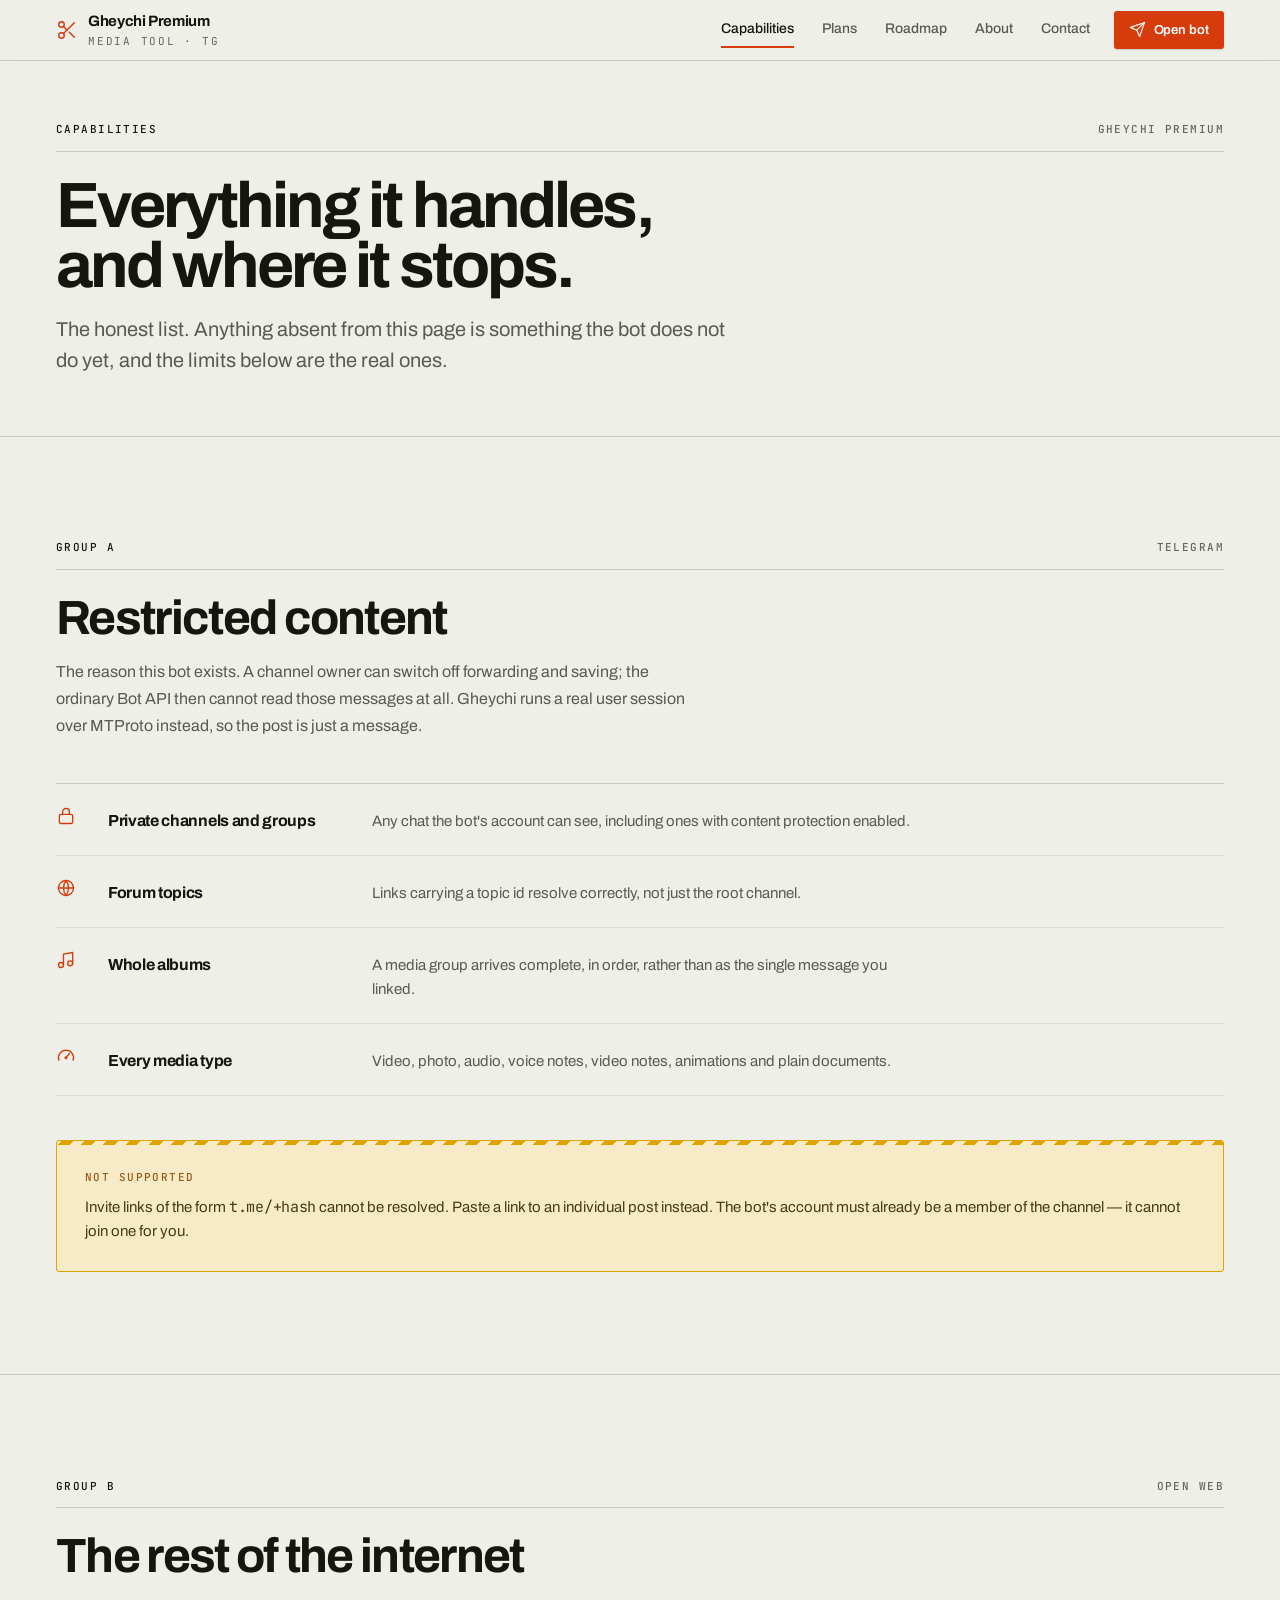
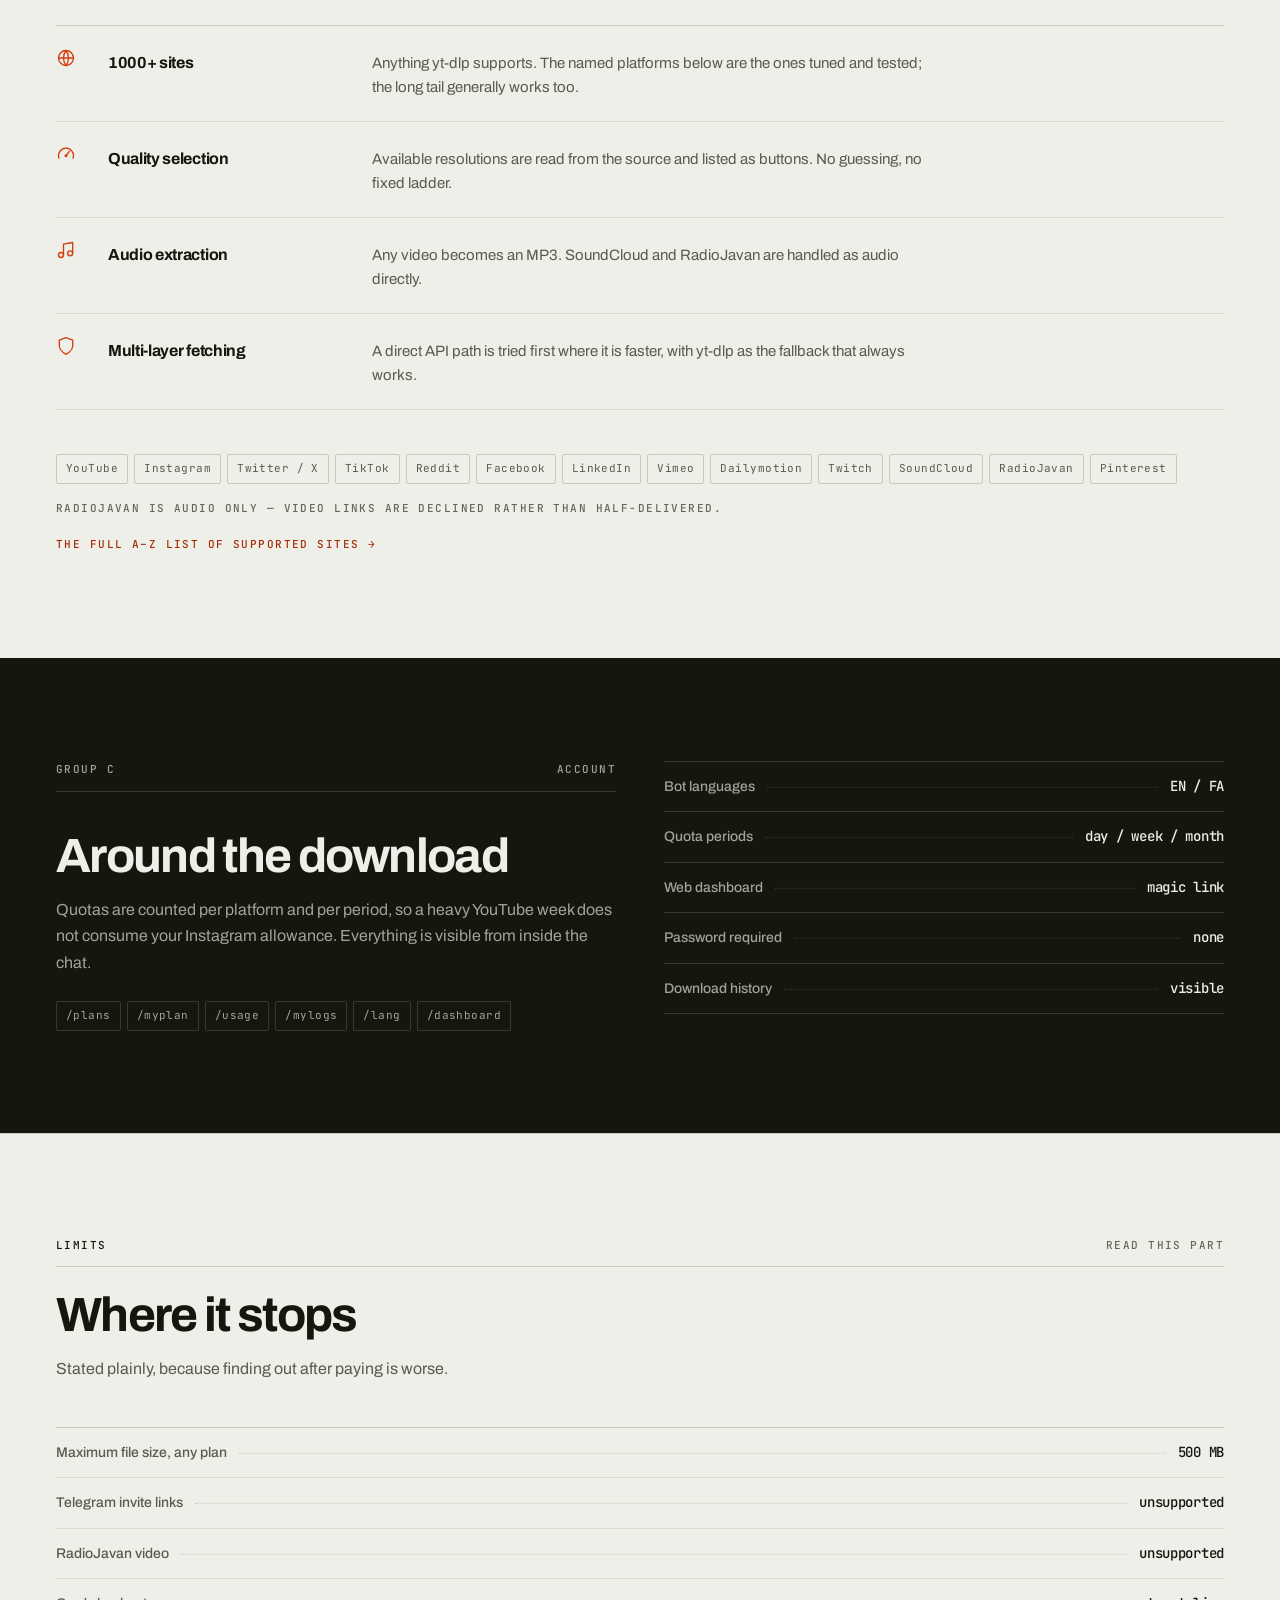
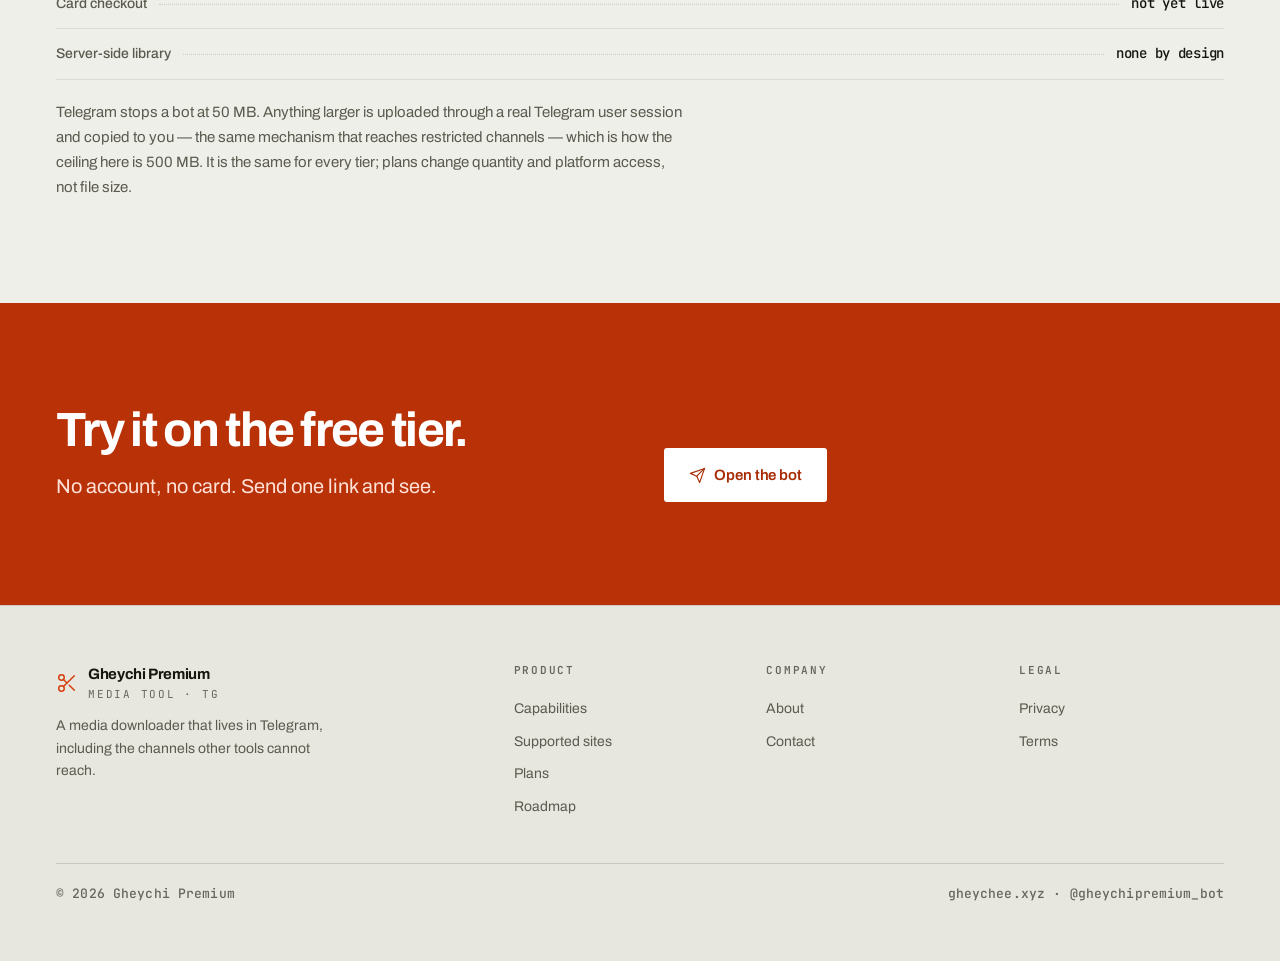
<file: website/features.html>
<!DOCTYPE html>
<html lang="en">
<head>
<meta charset="UTF-8">
<meta name="viewport" content="width=device-width, initial-scale=1">
<title>Capabilities — Gheychi Premium</title>
<meta name="description" content="Everything the Gheychi Premium Telegram bot handles: restricted Telegram channels, 1000+ sites, quality selection, audio extraction — and the limits, stated plainly.">
<link rel="preconnect" href="https://fonts.googleapis.com">
<link rel="preconnect" href="https://fonts.gstatic.com" crossorigin>
<link href="https://fonts.googleapis.com/css2?family=Archivo:wght@400;500;600;700&family=JetBrains+Mono:wght@400;500;600&display=swap" rel="stylesheet">
<link rel="stylesheet" href="style.css">
</head>
<body>
<a class="sr-only" href="#main">Skip to content</a>

<svg width="0" height="0" style="position:absolute" aria-hidden="true">
  <defs>
    <g id="i-scissors" fill="none" stroke="currentColor" stroke-width="1.6" stroke-linecap="round" stroke-linejoin="round">
      <circle cx="6" cy="6" r="3"/><circle cx="6" cy="18" r="3"/>
      <line x1="20" y1="4" x2="8.12" y2="15.88"/><line x1="14.47" y1="14.48" x2="20" y2="20"/><line x1="8.12" y1="8.12" x2="12" y2="12"/>
    </g>
    <g id="i-send" fill="none" stroke="currentColor" stroke-width="1.6" stroke-linecap="round" stroke-linejoin="round">
      <path d="M22 2 11 13"/><path d="M22 2 15 22l-4-9-9-4Z"/>
    </g>
    <g id="i-lock" fill="none" stroke="currentColor" stroke-width="1.6" stroke-linecap="round" stroke-linejoin="round">
      <rect x="4" y="10" width="16" height="11" rx="2"/><path d="M8 10V7a4 4 0 0 1 8 0v3"/>
    </g>
    <g id="i-globe" fill="none" stroke="currentColor" stroke-width="1.6" stroke-linecap="round" stroke-linejoin="round">
      <circle cx="12" cy="12" r="9"/><path d="M3 12h18"/><path d="M12 3a15 15 0 0 1 0 18a15 15 0 0 1 0-18Z"/>
    </g>
    <g id="i-audio" fill="none" stroke="currentColor" stroke-width="1.6" stroke-linecap="round" stroke-linejoin="round">
      <path d="M9 18V5l11-2v13"/><circle cx="6" cy="18" r="3"/><circle cx="17" cy="16" r="3"/>
    </g>
    <g id="i-gauge" fill="none" stroke="currentColor" stroke-width="1.6" stroke-linecap="round" stroke-linejoin="round">
      <path d="M12 14 16 9"/><circle cx="12" cy="14" r="1"/><path d="M3.5 17a9 9 0 1 1 17 0"/>
    </g>
    <g id="i-langs" fill="none" stroke="currentColor" stroke-width="1.6" stroke-linecap="round" stroke-linejoin="round">
      <path d="M3 5h10"/><path d="M8 3v2c0 4.5-2 7-5 8"/><path d="M5 10c1.5 2.5 3.5 4 6 5"/><path d="M12 21l4.5-10 4.5 10"/><path d="M14 17h5"/>
    </g>
    <g id="i-shield" fill="none" stroke="currentColor" stroke-width="1.6" stroke-linecap="round" stroke-linejoin="round">
      <path d="M12 22s8-4 8-10V5l-8-3-8 3v7c0 6 8 10 8 10Z"/>
    </g>
    <g id="i-check" fill="none" stroke="currentColor" stroke-width="2.2" stroke-linecap="round" stroke-linejoin="round">
      <path d="m4 12 5.5 5.5L20 7"/>
    </g>
    <g id="i-arrow" fill="none" stroke="currentColor" stroke-width="1.6" stroke-linecap="round" stroke-linejoin="round">
      <path d="M5 12h14"/><path d="m13 6 6 6-6 6"/>
    </g>
    <g id="i-mail" fill="none" stroke="currentColor" stroke-width="1.6" stroke-linecap="round" stroke-linejoin="round">
      <rect x="3" y="5" width="18" height="14" rx="2"/><path d="m3 7 9 6 9-6"/>
    </g>
    <g id="i-menu" fill="none" stroke="currentColor" stroke-width="1.6" stroke-linecap="round">
      <path d="M4 7h16"/><path d="M4 12h16"/><path d="M4 17h16"/>
    </g>
  </defs>
</svg>

<header class="nav">
  <div class="wrap nav-in">
    <a class="brand" href="index.html">
      <svg viewBox="0 0 24 24" aria-hidden="true"><use href="#i-scissors"/></svg>
      <span class="stack-s" style="gap:0">
        <b>Gheychi Premium</b>
        <span>Media tool · TG</span>
      </span>
    </a>
    <nav class="nav-links" aria-label="Primary">
      <a href="features.html">Capabilities</a>
      <a href="pricing.html">Plans</a>
      <a href="about-product.html">Roadmap</a>
      <a href="about-us.html">About</a>
      <a href="contact.html">Contact</a>
    </nav>
    <a class="btn btn-signal btn-sm nav-cta" href="https://t.me/gheychipremium_bot" target="_blank" rel="noopener">
      <svg viewBox="0 0 24 24" aria-hidden="true"><use href="#i-send"/></svg> Open bot
    </a>
    <button class="nav-toggle" data-nav-toggle aria-expanded="false" aria-label="Open menu" aria-controls="navdrawer">
      <svg viewBox="0 0 24 24" width="20" height="20" aria-hidden="true"><use href="#i-menu"/></svg>
    </button>
  </div>
  <div class="nav-drawer" id="navdrawer" data-nav-drawer>
    <div class="wrap">
      <a href="features.html">Capabilities</a>
      <a href="pricing.html">Plans</a>
      <a href="about-product.html">Roadmap</a>
      <a href="about-us.html">About</a>
      <a href="contact.html">Contact</a>
    </div>
  </div>
</header>

<main id="main">
  <section class="wrap" style="padding-block: clamp(2.25rem,5.5vw,3.75rem)">
    <div class="sec-rule"><span class="spec spec-ink">Capabilities</span><span class="spec">Gheychi Premium</span></div>
    <h1 class="t-display" style="font-size:clamp(2.25rem,6vw,4rem)">Everything it handles,<br>and where it stops.</h1>
    <p class="t-lead" style="margin-top:1.125rem">The honest list. Anything absent from this page is something the bot does not do yet, and the limits below are the real ones.</p>
  </section>

  <section class="band">
    <div class="wrap">
      <div class="sec-head">
        <div class="sec-rule"><span class="spec spec-ink">Group A</span><span class="spec">Telegram</span></div>
        <h2 class="t-h2">Restricted content</h2>
        <p class="t-body mt-l" style="margin-top:1rem">The reason this bot exists. A channel owner can switch off forwarding and saving; the ordinary Bot API then cannot read those messages at all. Gheychi runs a real user session over MTProto instead, so the post is just a message.</p>
      </div>
      <div class="caps" data-stagger>
        <div class="cap rise">
          <span class="cap-icon"><svg viewBox="0 0 24 24" aria-hidden="true"><use href="#i-lock"/></svg></span>
          <h3>Private channels and groups</h3>
          <p>Any chat the bot's account can see, including ones with content protection enabled.</p>
        </div>
        <div class="cap rise">
          <span class="cap-icon"><svg viewBox="0 0 24 24" aria-hidden="true"><use href="#i-globe"/></svg></span>
          <h3>Forum topics</h3>
          <p>Links carrying a topic id resolve correctly, not just the root channel.</p>
        </div>
        <div class="cap rise">
          <span class="cap-icon"><svg viewBox="0 0 24 24" aria-hidden="true"><use href="#i-audio"/></svg></span>
          <h3>Whole albums</h3>
          <p>A media group arrives complete, in order, rather than as the single message you linked.</p>
        </div>
        <div class="cap rise">
          <span class="cap-icon"><svg viewBox="0 0 24 24" aria-hidden="true"><use href="#i-gauge"/></svg></span>
          <h3>Every media type</h3>
          <p>Video, photo, audio, voice notes, video notes, animations and plain documents.</p>
        </div>
      </div>

      <div class="restricted mt-l">
        <p class="spec" style="margin-bottom:.5rem">Not supported</p>
        <p style="font-size:.9375rem">Invite links of the form <span class="num">t.me/+hash</span> cannot be resolved. Paste a link to an individual post instead. The bot's account must already be a member of the channel — it cannot join one for you.</p>
      </div>
    </div>
  </section>

  <section class="band">
    <div class="wrap">
      <div class="sec-head">
        <div class="sec-rule"><span class="spec spec-ink">Group B</span><span class="spec">Open web</span></div>
        <h2 class="t-h2">The rest of the internet</h2>
      </div>
      <div class="caps" data-stagger>
        <div class="cap rise">
          <span class="cap-icon"><svg viewBox="0 0 24 24" aria-hidden="true"><use href="#i-globe"/></svg></span>
          <h3>1000+ sites</h3>
          <p>Anything yt-dlp supports. The named platforms below are the ones tuned and tested; the long tail generally works too.</p>
        </div>
        <div class="cap rise">
          <span class="cap-icon"><svg viewBox="0 0 24 24" aria-hidden="true"><use href="#i-gauge"/></svg></span>
          <h3>Quality selection</h3>
          <p>Available resolutions are read from the source and listed as buttons. No guessing, no fixed ladder.</p>
        </div>
        <div class="cap rise">
          <span class="cap-icon"><svg viewBox="0 0 24 24" aria-hidden="true"><use href="#i-audio"/></svg></span>
          <h3>Audio extraction</h3>
          <p>Any video becomes an MP3. SoundCloud and RadioJavan are handled as audio directly.</p>
        </div>
        <div class="cap rise">
          <span class="cap-icon"><svg viewBox="0 0 24 24" aria-hidden="true"><use href="#i-shield"/></svg></span>
          <h3>Multi-layer fetching</h3>
          <p>A direct API path is tried first where it is faster, with yt-dlp as the fallback that always works.</p>
        </div>
      </div>
      <div class="chips mt-l">
        <span class="chip">YouTube</span><span class="chip">Instagram</span><span class="chip">Twitter / X</span>
        <span class="chip">TikTok</span><span class="chip">Reddit</span><span class="chip">Facebook</span>
        <span class="chip">LinkedIn</span><span class="chip">Vimeo</span><span class="chip">Dailymotion</span>
        <span class="chip">Twitch</span><span class="chip">SoundCloud</span><span class="chip">RadioJavan</span><span class="chip">Pinterest</span>
      </div>
      <p class="spec" style="margin-top:1rem">RadioJavan is audio only — video links are declined rather than half-delivered.</p>
      <p style="margin-top:.75rem"><a class="spec spec-signal" href="supported-sites.html" style="text-decoration:none">The full A–Z list of supported sites →</a></p>
    </div>
  </section>

  <section class="band band-plate">
    <div class="wrap">
      <div class="cols cols-2">
        <div class="stack">
          <div class="sec-rule"><span class="spec">Group C</span><span class="spec">Account</span></div>
          <h2 class="t-h2">Around the download</h2>
          <p class="t-body">Quotas are counted per platform and per period, so a heavy YouTube week does not consume your Instagram allowance. Everything is visible from inside the chat.</p>
          <div class="chips" style="margin-top:.5rem">
            <span class="chip">/plans</span><span class="chip">/myplan</span><span class="chip">/usage</span>
            <span class="chip">/mylogs</span><span class="chip">/lang</span><span class="chip">/dashboard</span>
          </div>
        </div>
        <dl class="specs" style="margin:0">
          <div class="spec-row"><dt>Bot languages</dt><span class="leader"></span><dd>EN / FA</dd></div>
          <div class="spec-row"><dt>Quota periods</dt><span class="leader"></span><dd>day / week / month</dd></div>
          <div class="spec-row"><dt>Web dashboard</dt><span class="leader"></span><dd>magic link</dd></div>
          <div class="spec-row"><dt>Password required</dt><span class="leader"></span><dd>none</dd></div>
          <div class="spec-row"><dt>Download history</dt><span class="leader"></span><dd>visible</dd></div>
        </dl>
      </div>
    </div>
  </section>

  <section class="band">
    <div class="wrap">
      <div class="sec-head">
        <div class="sec-rule"><span class="spec spec-ink">Limits</span><span class="spec">Read this part</span></div>
        <h2 class="t-h2">Where it stops</h2>
        <p class="t-body" style="margin-top:1rem">Stated plainly, because finding out after paying is worse.</p>
      </div>
      <dl class="specs">
        <div class="spec-row"><dt>Maximum file size, any plan</dt><span class="leader"></span><dd>500 MB</dd></div>
        <div class="spec-row"><dt>Telegram invite links</dt><span class="leader"></span><dd>unsupported</dd></div>
        <div class="spec-row"><dt>RadioJavan video</dt><span class="leader"></span><dd>unsupported</dd></div>
        <div class="spec-row"><dt>Card checkout</dt><span class="leader"></span><dd>not yet live</dd></div>
        <div class="spec-row"><dt>Server-side library</dt><span class="leader"></span><dd>none by design</dd></div>
      </dl>
      <p class="t-body" style="margin-top:1.25rem;font-size:.9375rem">
        Telegram stops a bot at 50 MB. Anything larger is uploaded through a real Telegram user session and
        copied to you — the same mechanism that reaches restricted channels — which is how the ceiling here is
        500 MB. It is the same for every tier; plans change quantity and platform access, not file size.
      </p>
    </div>
  </section>
  <section class="band band-signal">
    <div class="wrap">
      <div class="cols cols-2" style="align-items:end">
        <div class="stack">
          <h2 class="t-h2">Try it on the free tier.</h2>
          <p class="t-lead">No account, no card. Send one link and see.</p>
        </div>
        <div class="row">
          <a class="btn btn-onsignal btn-lg" href="https://t.me/gheychipremium_bot" target="_blank" rel="noopener">
            <svg viewBox="0 0 24 24" aria-hidden="true"><use href="#i-send"/></svg> Open the bot
          </a>
        </div>
      </div>
    </div>
  </section>

</main>

<footer class="foot">
  <div class="wrap">
    <div class="foot-grid">
      <div>
        <a class="brand" href="index.html">
          <svg viewBox="0 0 24 24" aria-hidden="true"><use href="#i-scissors"/></svg>
          <span class="stack-s" style="gap:0"><b>Gheychi Premium</b><span>Media tool · TG</span></span>
        </a>
        <p class="foot-note">A media downloader that lives in Telegram, including the channels other tools cannot reach.</p>
      </div>
      <div class="foot-col">
        <p class="foot-title">Product</p>
        <a href="features.html">Capabilities</a>
        <a href="supported-sites.html">Supported sites</a>
        <a href="pricing.html">Plans</a>
        <a href="about-product.html">Roadmap</a>
      </div>
      <div class="foot-col">
        <p class="foot-title">Company</p>
        <a href="about-us.html">About</a>
        <a href="contact.html">Contact</a>
      </div>
      <div class="foot-col">
        <p class="foot-title">Legal</p>
        <a href="privacy.html">Privacy</a>
        <a href="terms.html">Terms</a>
      </div>
    </div>
    <div class="foot-base">
      <span class="spec spec-plain">© 2026 Gheychi Premium</span>
      <span class="spec spec-plain">gheychee.xyz · @gheychipremium_bot</span>
    </div>
  </div>
</footer>

<script src="script.js"></script>
</body>
</html>
</file>
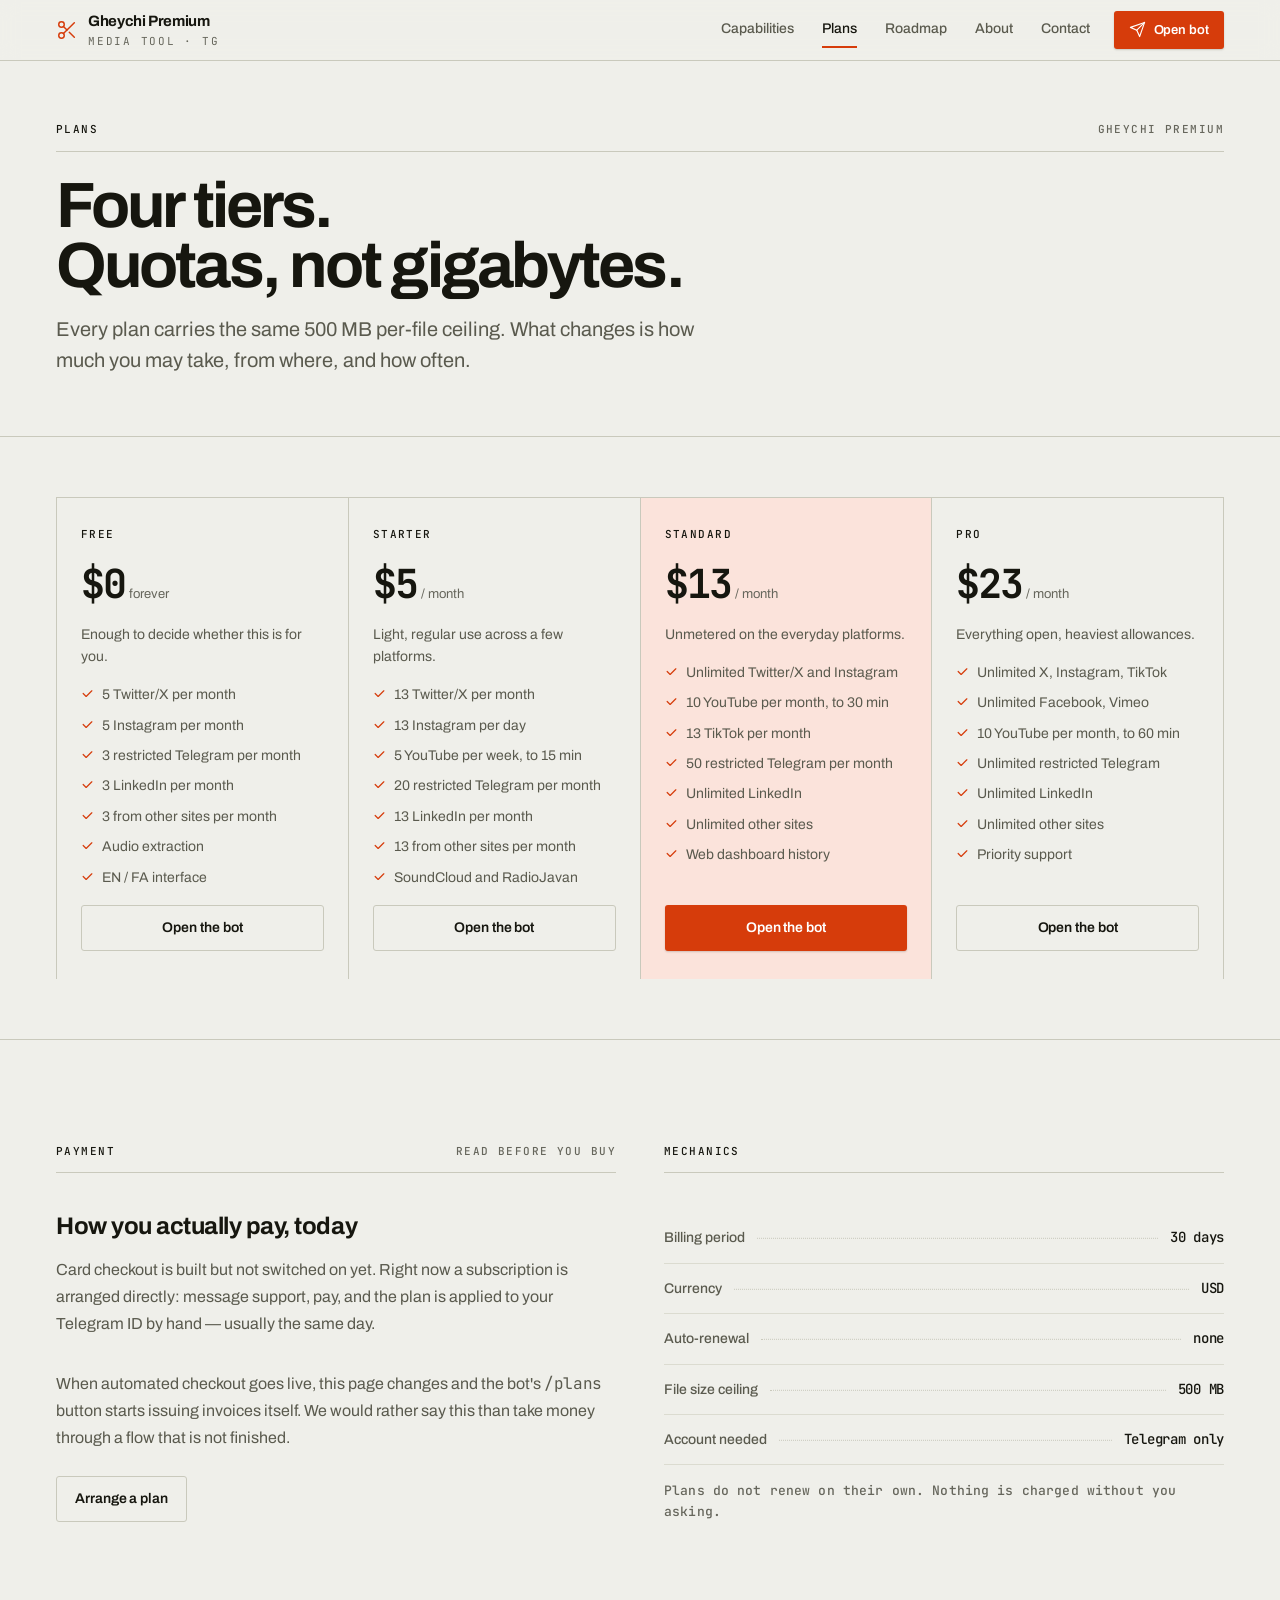
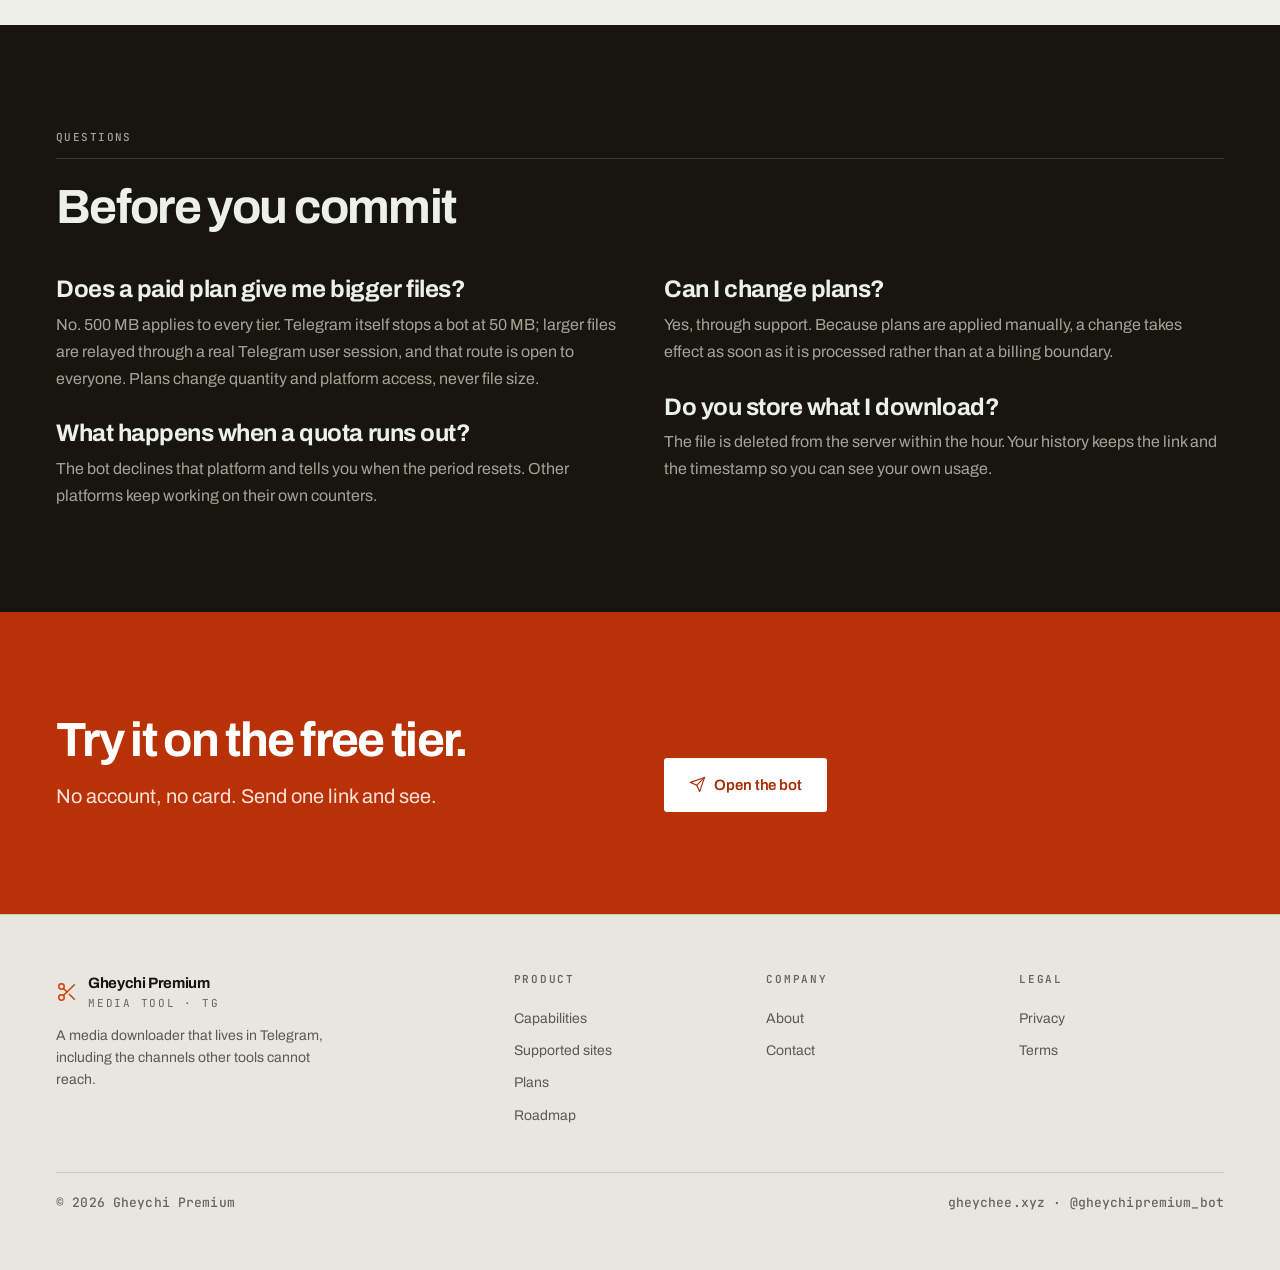
<file: website/pricing.html>
<!DOCTYPE html>
<html lang="en">
<head>
<meta charset="UTF-8">
<meta name="viewport" content="width=device-width, initial-scale=1">
<title>Plans — Gheychi Premium</title>
<meta name="description" content="Four plans from free to $23/month. Quotas by platform and period. Every tier shares the same 500 MB per-file ceiling.">
<link rel="preconnect" href="https://fonts.googleapis.com">
<link rel="preconnect" href="https://fonts.gstatic.com" crossorigin>
<link href="https://fonts.googleapis.com/css2?family=Archivo:wght@400;500;600;700&family=JetBrains+Mono:wght@400;500;600&display=swap" rel="stylesheet">
<link rel="stylesheet" href="style.css">
</head>
<body>
<a class="sr-only" href="#main">Skip to content</a>

<svg width="0" height="0" style="position:absolute" aria-hidden="true">
  <defs>
    <g id="i-scissors" fill="none" stroke="currentColor" stroke-width="1.6" stroke-linecap="round" stroke-linejoin="round">
      <circle cx="6" cy="6" r="3"/><circle cx="6" cy="18" r="3"/>
      <line x1="20" y1="4" x2="8.12" y2="15.88"/><line x1="14.47" y1="14.48" x2="20" y2="20"/><line x1="8.12" y1="8.12" x2="12" y2="12"/>
    </g>
    <g id="i-send" fill="none" stroke="currentColor" stroke-width="1.6" stroke-linecap="round" stroke-linejoin="round">
      <path d="M22 2 11 13"/><path d="M22 2 15 22l-4-9-9-4Z"/>
    </g>
    <g id="i-lock" fill="none" stroke="currentColor" stroke-width="1.6" stroke-linecap="round" stroke-linejoin="round">
      <rect x="4" y="10" width="16" height="11" rx="2"/><path d="M8 10V7a4 4 0 0 1 8 0v3"/>
    </g>
    <g id="i-globe" fill="none" stroke="currentColor" stroke-width="1.6" stroke-linecap="round" stroke-linejoin="round">
      <circle cx="12" cy="12" r="9"/><path d="M3 12h18"/><path d="M12 3a15 15 0 0 1 0 18a15 15 0 0 1 0-18Z"/>
    </g>
    <g id="i-audio" fill="none" stroke="currentColor" stroke-width="1.6" stroke-linecap="round" stroke-linejoin="round">
      <path d="M9 18V5l11-2v13"/><circle cx="6" cy="18" r="3"/><circle cx="17" cy="16" r="3"/>
    </g>
    <g id="i-gauge" fill="none" stroke="currentColor" stroke-width="1.6" stroke-linecap="round" stroke-linejoin="round">
      <path d="M12 14 16 9"/><circle cx="12" cy="14" r="1"/><path d="M3.5 17a9 9 0 1 1 17 0"/>
    </g>
    <g id="i-langs" fill="none" stroke="currentColor" stroke-width="1.6" stroke-linecap="round" stroke-linejoin="round">
      <path d="M3 5h10"/><path d="M8 3v2c0 4.5-2 7-5 8"/><path d="M5 10c1.5 2.5 3.5 4 6 5"/><path d="M12 21l4.5-10 4.5 10"/><path d="M14 17h5"/>
    </g>
    <g id="i-shield" fill="none" stroke="currentColor" stroke-width="1.6" stroke-linecap="round" stroke-linejoin="round">
      <path d="M12 22s8-4 8-10V5l-8-3-8 3v7c0 6 8 10 8 10Z"/>
    </g>
    <g id="i-check" fill="none" stroke="currentColor" stroke-width="2.2" stroke-linecap="round" stroke-linejoin="round">
      <path d="m4 12 5.5 5.5L20 7"/>
    </g>
    <g id="i-arrow" fill="none" stroke="currentColor" stroke-width="1.6" stroke-linecap="round" stroke-linejoin="round">
      <path d="M5 12h14"/><path d="m13 6 6 6-6 6"/>
    </g>
    <g id="i-mail" fill="none" stroke="currentColor" stroke-width="1.6" stroke-linecap="round" stroke-linejoin="round">
      <rect x="3" y="5" width="18" height="14" rx="2"/><path d="m3 7 9 6 9-6"/>
    </g>
    <g id="i-menu" fill="none" stroke="currentColor" stroke-width="1.6" stroke-linecap="round">
      <path d="M4 7h16"/><path d="M4 12h16"/><path d="M4 17h16"/>
    </g>
  </defs>
</svg>

<header class="nav">
  <div class="wrap nav-in">
    <a class="brand" href="index.html">
      <svg viewBox="0 0 24 24" aria-hidden="true"><use href="#i-scissors"/></svg>
      <span class="stack-s" style="gap:0">
        <b>Gheychi Premium</b>
        <span>Media tool · TG</span>
      </span>
    </a>
    <nav class="nav-links" aria-label="Primary">
      <a href="features.html">Capabilities</a>
      <a href="pricing.html">Plans</a>
      <a href="about-product.html">Roadmap</a>
      <a href="about-us.html">About</a>
      <a href="contact.html">Contact</a>
    </nav>
    <a class="btn btn-signal btn-sm nav-cta" href="https://t.me/gheychipremium_bot" target="_blank" rel="noopener">
      <svg viewBox="0 0 24 24" aria-hidden="true"><use href="#i-send"/></svg> Open bot
    </a>
    <button class="nav-toggle" data-nav-toggle aria-expanded="false" aria-label="Open menu" aria-controls="navdrawer">
      <svg viewBox="0 0 24 24" width="20" height="20" aria-hidden="true"><use href="#i-menu"/></svg>
    </button>
  </div>
  <div class="nav-drawer" id="navdrawer" data-nav-drawer>
    <div class="wrap">
      <a href="features.html">Capabilities</a>
      <a href="pricing.html">Plans</a>
      <a href="about-product.html">Roadmap</a>
      <a href="about-us.html">About</a>
      <a href="contact.html">Contact</a>
    </div>
  </div>
</header>

<main id="main">
  <section class="wrap" style="padding-block: clamp(2.25rem,5.5vw,3.75rem)">
    <div class="sec-rule"><span class="spec spec-ink">Plans</span><span class="spec">Gheychi Premium</span></div>
    <h1 class="t-display" style="font-size:clamp(2.25rem,6vw,4rem)">Four tiers.<br>Quotas, not gigabytes.</h1>
    <p class="t-lead" style="margin-top:1.125rem">Every plan carries the same 500 MB per-file ceiling. What changes is how much you may take, from where, and how often.</p>
  </section>

  <section class="band band-tight">
    <div class="wrap">
      <div class="tiers">
        <div class="tier">
          <div class="stack-s">
            <span class="spec spec-ink">Free</span>
            <div class="tier-price"><span class="amt">$0</span><span class="per">forever</span></div>
            <p style="font-size:.875rem;color:var(--ink-2)">Enough to decide whether this is for you.</p>
          </div>
          <ul>
          <li><svg viewBox="0 0 24 24" aria-hidden="true"><use href="#i-check"/></svg><span>5 Twitter/X per month</span></li>
          <li><svg viewBox="0 0 24 24" aria-hidden="true"><use href="#i-check"/></svg><span>5 Instagram per month</span></li>
          <li><svg viewBox="0 0 24 24" aria-hidden="true"><use href="#i-check"/></svg><span>3 restricted Telegram per month</span></li>
          <li><svg viewBox="0 0 24 24" aria-hidden="true"><use href="#i-check"/></svg><span>3 LinkedIn per month</span></li>
          <li><svg viewBox="0 0 24 24" aria-hidden="true"><use href="#i-check"/></svg><span>3 from other sites per month</span></li>
          <li><svg viewBox="0 0 24 24" aria-hidden="true"><use href="#i-check"/></svg><span>Audio extraction</span></li>
          <li><svg viewBox="0 0 24 24" aria-hidden="true"><use href="#i-check"/></svg><span>EN / FA interface</span></li>
          </ul>
          <a class="btn btn-line" href="https://t.me/gheychipremium_bot" target="_blank" rel="noopener">Open the bot</a>
        </div>
        <div class="tier">
          <div class="stack-s">
            <span class="spec spec-ink">Starter</span>
            <div class="tier-price"><span class="amt">$5</span><span class="per">/ month</span></div>
            <p style="font-size:.875rem;color:var(--ink-2)">Light, regular use across a few platforms.</p>
          </div>
          <ul>
          <li><svg viewBox="0 0 24 24" aria-hidden="true"><use href="#i-check"/></svg><span>13 Twitter/X per month</span></li>
          <li><svg viewBox="0 0 24 24" aria-hidden="true"><use href="#i-check"/></svg><span>13 Instagram per day</span></li>
          <li><svg viewBox="0 0 24 24" aria-hidden="true"><use href="#i-check"/></svg><span>5 YouTube per week, to 15 min</span></li>
          <li><svg viewBox="0 0 24 24" aria-hidden="true"><use href="#i-check"/></svg><span>20 restricted Telegram per month</span></li>
          <li><svg viewBox="0 0 24 24" aria-hidden="true"><use href="#i-check"/></svg><span>13 LinkedIn per month</span></li>
          <li><svg viewBox="0 0 24 24" aria-hidden="true"><use href="#i-check"/></svg><span>13 from other sites per month</span></li>
          <li><svg viewBox="0 0 24 24" aria-hidden="true"><use href="#i-check"/></svg><span>SoundCloud and RadioJavan</span></li>
          </ul>
          <a class="btn btn-line" href="https://t.me/gheychipremium_bot" target="_blank" rel="noopener">Open the bot</a>
        </div>
        <div class="tier tier-mark">
          <div class="stack-s">
            <span class="spec spec-ink">Standard</span>
            <div class="tier-price"><span class="amt">$13</span><span class="per">/ month</span></div>
            <p style="font-size:.875rem;color:var(--ink-2)">Unmetered on the everyday platforms.</p>
          </div>
          <ul>
          <li><svg viewBox="0 0 24 24" aria-hidden="true"><use href="#i-check"/></svg><span>Unlimited Twitter/X and Instagram</span></li>
          <li><svg viewBox="0 0 24 24" aria-hidden="true"><use href="#i-check"/></svg><span>10 YouTube per month, to 30 min</span></li>
          <li><svg viewBox="0 0 24 24" aria-hidden="true"><use href="#i-check"/></svg><span>13 TikTok per month</span></li>
          <li><svg viewBox="0 0 24 24" aria-hidden="true"><use href="#i-check"/></svg><span>50 restricted Telegram per month</span></li>
          <li><svg viewBox="0 0 24 24" aria-hidden="true"><use href="#i-check"/></svg><span>Unlimited LinkedIn</span></li>
          <li><svg viewBox="0 0 24 24" aria-hidden="true"><use href="#i-check"/></svg><span>Unlimited other sites</span></li>
          <li><svg viewBox="0 0 24 24" aria-hidden="true"><use href="#i-check"/></svg><span>Web dashboard history</span></li>
          </ul>
          <a class="btn btn-signal" href="https://t.me/gheychipremium_bot" target="_blank" rel="noopener">Open the bot</a>
        </div>
        <div class="tier">
          <div class="stack-s">
            <span class="spec spec-ink">Pro</span>
            <div class="tier-price"><span class="amt">$23</span><span class="per">/ month</span></div>
            <p style="font-size:.875rem;color:var(--ink-2)">Everything open, heaviest allowances.</p>
          </div>
          <ul>
          <li><svg viewBox="0 0 24 24" aria-hidden="true"><use href="#i-check"/></svg><span>Unlimited X, Instagram, TikTok</span></li>
          <li><svg viewBox="0 0 24 24" aria-hidden="true"><use href="#i-check"/></svg><span>Unlimited Facebook, Vimeo</span></li>
          <li><svg viewBox="0 0 24 24" aria-hidden="true"><use href="#i-check"/></svg><span>10 YouTube per month, to 60 min</span></li>
          <li><svg viewBox="0 0 24 24" aria-hidden="true"><use href="#i-check"/></svg><span>Unlimited restricted Telegram</span></li>
          <li><svg viewBox="0 0 24 24" aria-hidden="true"><use href="#i-check"/></svg><span>Unlimited LinkedIn</span></li>
          <li><svg viewBox="0 0 24 24" aria-hidden="true"><use href="#i-check"/></svg><span>Unlimited other sites</span></li>
          <li><svg viewBox="0 0 24 24" aria-hidden="true"><use href="#i-check"/></svg><span>Priority support</span></li>
          </ul>
          <a class="btn btn-line" href="https://t.me/gheychipremium_bot" target="_blank" rel="noopener">Open the bot</a>
        </div>
      </div>
    </div>
  </section>

  <section class="band">
    <div class="wrap">
      <div class="cols cols-2">
        <div class="stack">
          <div class="sec-rule"><span class="spec spec-ink">Payment</span><span class="spec">Read before you buy</span></div>
          <h2 class="t-h3">How you actually pay, today</h2>
          <p class="t-body">Card checkout is built but not switched on yet. Right now a subscription is arranged directly: message support, pay, and the plan is applied to your Telegram ID by hand — usually the same day.</p>
          <p class="t-body">When automated checkout goes live, this page changes and the bot's <span class="num">/plans</span> button starts issuing invoices itself. We would rather say this than take money through a flow that is not finished.</p>
          <div class="row" style="margin-top:.5rem">
            <a class="btn btn-line" href="contact.html">Arrange a plan</a>
          </div>
        </div>
        <div class="stack">
          <div class="sec-rule"><span class="spec spec-ink">Mechanics</span></div>
          <dl class="specs" style="margin:0">
            <div class="spec-row"><dt>Billing period</dt><span class="leader"></span><dd>30 days</dd></div>
            <div class="spec-row"><dt>Currency</dt><span class="leader"></span><dd>USD</dd></div>
            <div class="spec-row"><dt>Auto-renewal</dt><span class="leader"></span><dd>none</dd></div>
            <div class="spec-row"><dt>File size ceiling</dt><span class="leader"></span><dd>500 MB</dd></div>
            <div class="spec-row"><dt>Account needed</dt><span class="leader"></span><dd>Telegram only</dd></div>
          </dl>
          <p class="spec spec-plain">Plans do not renew on their own. Nothing is charged without you asking.</p>
        </div>
      </div>
    </div>
  </section>

  <section class="band band-plate">
    <div class="wrap">
      <div class="sec-head">
        <div class="sec-rule"><span class="spec">Questions</span></div>
        <h2 class="t-h2">Before you commit</h2>
      </div>
      <div class="cols cols-2">
        <div class="stack-l">
          <div class="stack-s">
            <h3 class="t-h3">Does a paid plan give me bigger files?</h3>
            <p class="t-body">No. 500 MB applies to every tier. Telegram itself stops a bot at 50 MB; larger files are relayed through a real Telegram user session, and that route is open to everyone. Plans change quantity and platform access, never file size.</p>
          </div>
          <div class="stack-s">
            <h3 class="t-h3">What happens when a quota runs out?</h3>
            <p class="t-body">The bot declines that platform and tells you when the period resets. Other platforms keep working on their own counters.</p>
          </div>
        </div>
        <div class="stack-l">
          <div class="stack-s">
            <h3 class="t-h3">Can I change plans?</h3>
            <p class="t-body">Yes, through support. Because plans are applied manually, a change takes effect as soon as it is processed rather than at a billing boundary.</p>
          </div>
          <div class="stack-s">
            <h3 class="t-h3">Do you store what I download?</h3>
            <p class="t-body">The file is deleted from the server within the hour. Your history keeps the link and the timestamp so you can see your own usage.</p>
          </div>
        </div>
      </div>
    </div>
  </section>
  <section class="band band-signal">
    <div class="wrap">
      <div class="cols cols-2" style="align-items:end">
        <div class="stack">
          <h2 class="t-h2">Try it on the free tier.</h2>
          <p class="t-lead">No account, no card. Send one link and see.</p>
        </div>
        <div class="row">
          <a class="btn btn-onsignal btn-lg" href="https://t.me/gheychipremium_bot" target="_blank" rel="noopener">
            <svg viewBox="0 0 24 24" aria-hidden="true"><use href="#i-send"/></svg> Open the bot
          </a>
        </div>
      </div>
    </div>
  </section>

</main>

<footer class="foot">
  <div class="wrap">
    <div class="foot-grid">
      <div>
        <a class="brand" href="index.html">
          <svg viewBox="0 0 24 24" aria-hidden="true"><use href="#i-scissors"/></svg>
          <span class="stack-s" style="gap:0"><b>Gheychi Premium</b><span>Media tool · TG</span></span>
        </a>
        <p class="foot-note">A media downloader that lives in Telegram, including the channels other tools cannot reach.</p>
      </div>
      <div class="foot-col">
        <p class="foot-title">Product</p>
        <a href="features.html">Capabilities</a>
        <a href="supported-sites.html">Supported sites</a>
        <a href="pricing.html">Plans</a>
        <a href="about-product.html">Roadmap</a>
      </div>
      <div class="foot-col">
        <p class="foot-title">Company</p>
        <a href="about-us.html">About</a>
        <a href="contact.html">Contact</a>
      </div>
      <div class="foot-col">
        <p class="foot-title">Legal</p>
        <a href="privacy.html">Privacy</a>
        <a href="terms.html">Terms</a>
      </div>
    </div>
    <div class="foot-base">
      <span class="spec spec-plain">© 2026 Gheychi Premium</span>
      <span class="spec spec-plain">gheychee.xyz · @gheychipremium_bot</span>
    </div>
  </div>
</footer>

<script src="script.js"></script>
</body>
</html>
</file>
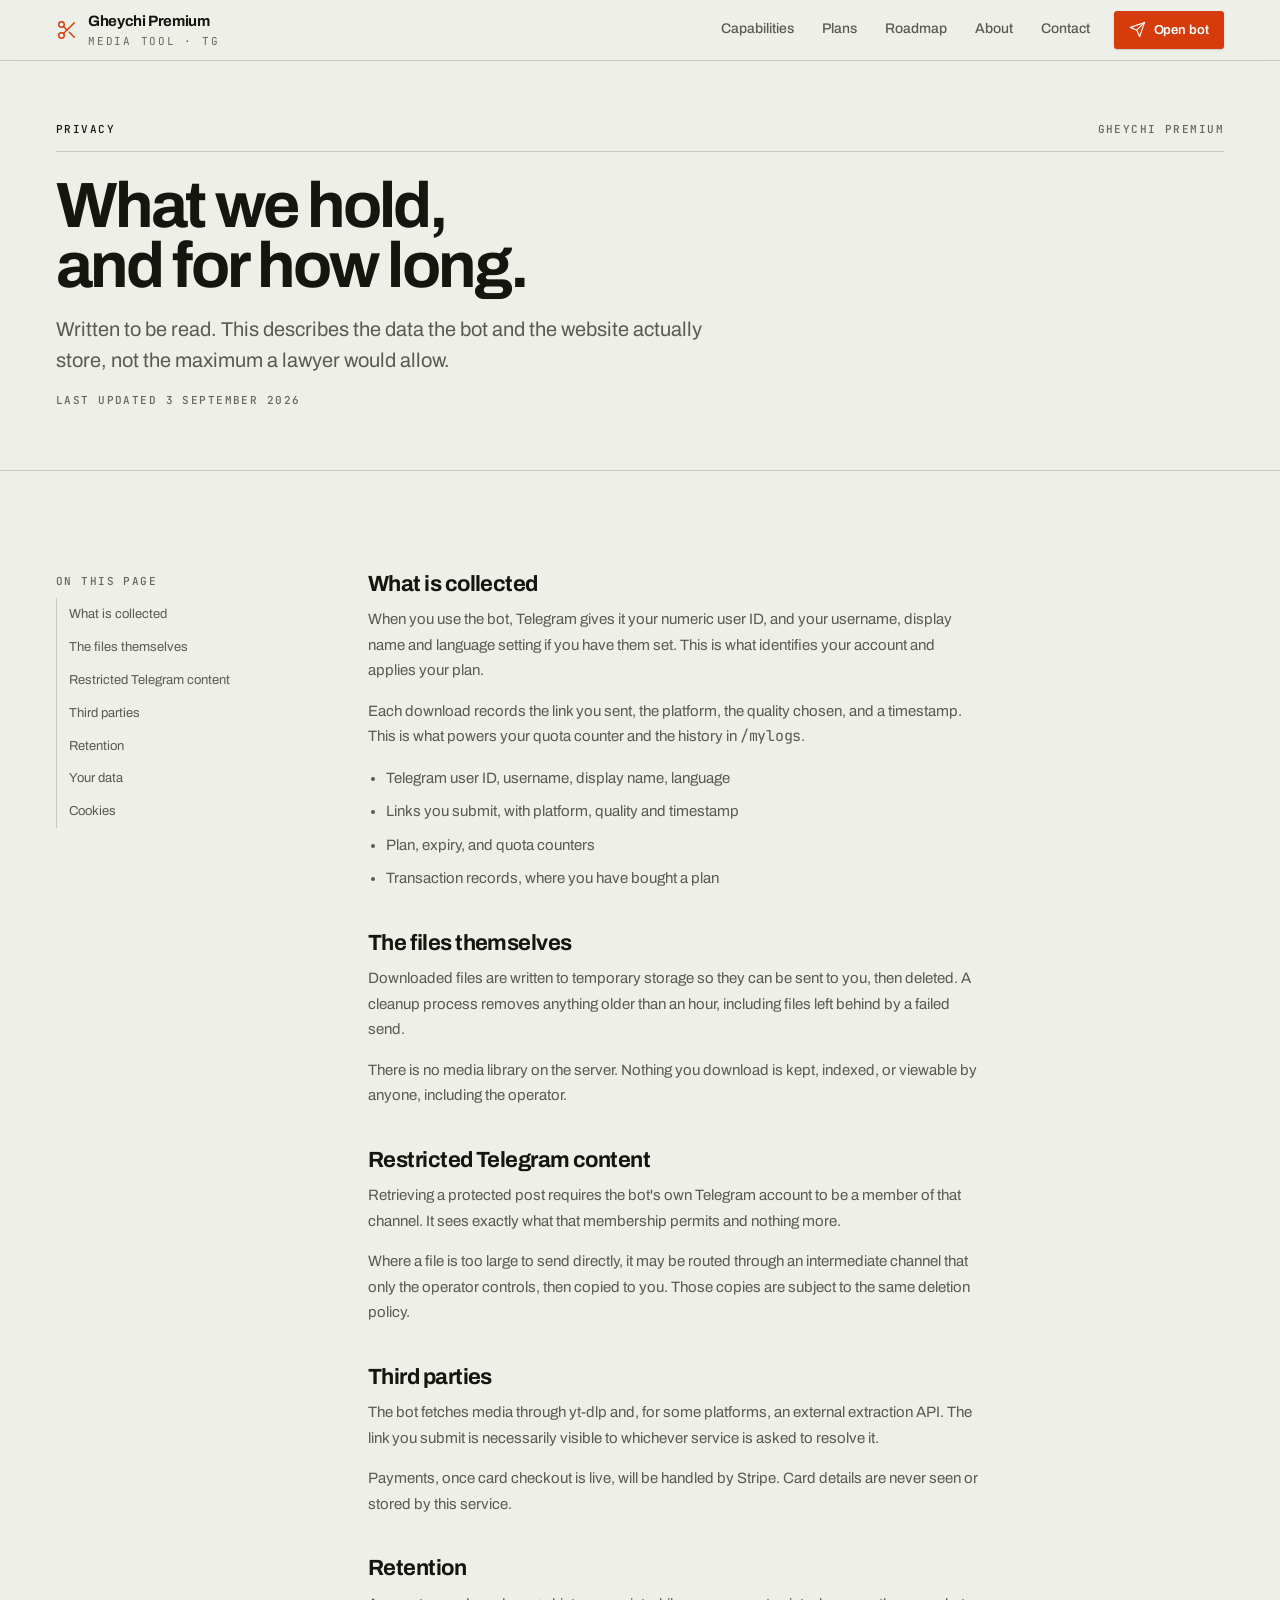
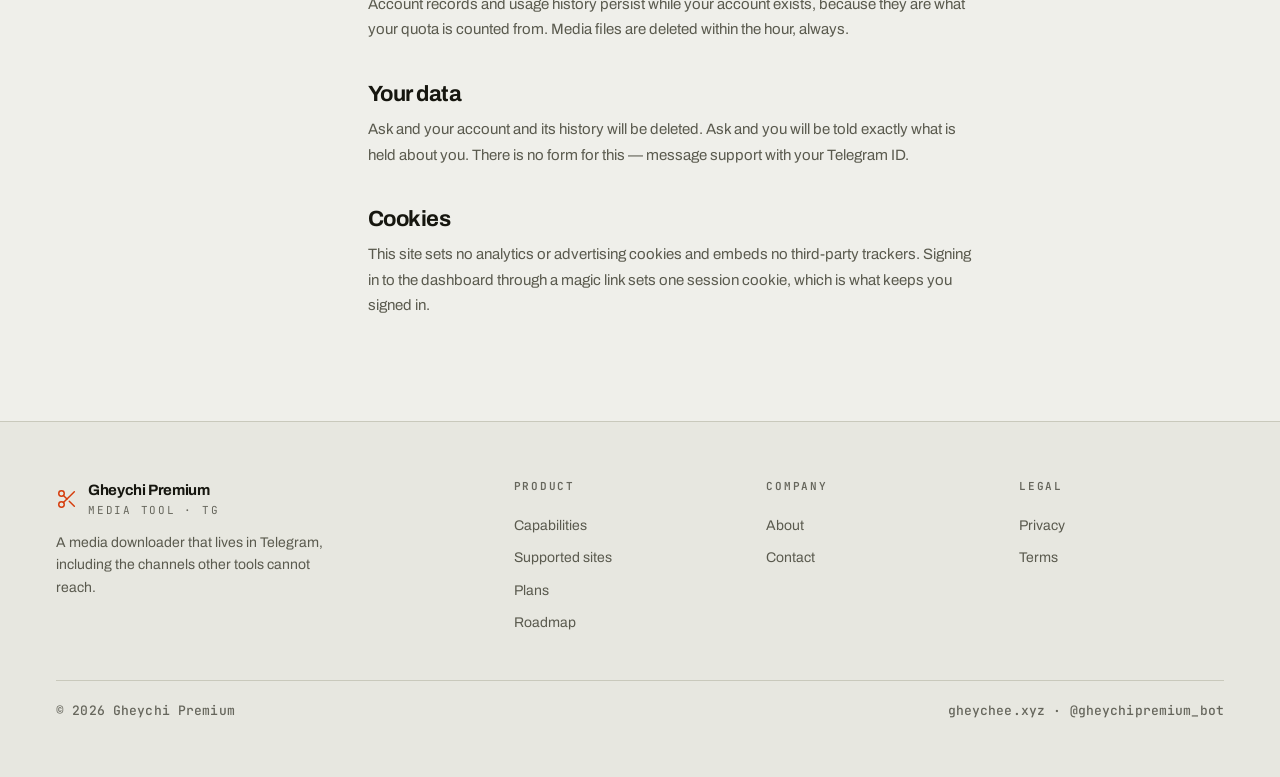
<file: website/privacy.html>
<!DOCTYPE html>
<html lang="en">
<head>
<meta charset="UTF-8">
<meta name="viewport" content="width=device-width, initial-scale=1">
<title>Privacy — Gheychi Premium</title>
<meta name="description" content="What Gheychi Premium stores: Telegram account identifiers, download history and quota counters. Media files are deleted within the hour.">
<link rel="preconnect" href="https://fonts.googleapis.com">
<link rel="preconnect" href="https://fonts.gstatic.com" crossorigin>
<link href="https://fonts.googleapis.com/css2?family=Archivo:wght@400;500;600;700&family=JetBrains+Mono:wght@400;500;600&display=swap" rel="stylesheet">
<link rel="stylesheet" href="style.css">
</head>
<body>
<a class="sr-only" href="#main">Skip to content</a>

<svg width="0" height="0" style="position:absolute" aria-hidden="true">
  <defs>
    <g id="i-scissors" fill="none" stroke="currentColor" stroke-width="1.6" stroke-linecap="round" stroke-linejoin="round">
      <circle cx="6" cy="6" r="3"/><circle cx="6" cy="18" r="3"/>
      <line x1="20" y1="4" x2="8.12" y2="15.88"/><line x1="14.47" y1="14.48" x2="20" y2="20"/><line x1="8.12" y1="8.12" x2="12" y2="12"/>
    </g>
    <g id="i-send" fill="none" stroke="currentColor" stroke-width="1.6" stroke-linecap="round" stroke-linejoin="round">
      <path d="M22 2 11 13"/><path d="M22 2 15 22l-4-9-9-4Z"/>
    </g>
    <g id="i-lock" fill="none" stroke="currentColor" stroke-width="1.6" stroke-linecap="round" stroke-linejoin="round">
      <rect x="4" y="10" width="16" height="11" rx="2"/><path d="M8 10V7a4 4 0 0 1 8 0v3"/>
    </g>
    <g id="i-globe" fill="none" stroke="currentColor" stroke-width="1.6" stroke-linecap="round" stroke-linejoin="round">
      <circle cx="12" cy="12" r="9"/><path d="M3 12h18"/><path d="M12 3a15 15 0 0 1 0 18a15 15 0 0 1 0-18Z"/>
    </g>
    <g id="i-audio" fill="none" stroke="currentColor" stroke-width="1.6" stroke-linecap="round" stroke-linejoin="round">
      <path d="M9 18V5l11-2v13"/><circle cx="6" cy="18" r="3"/><circle cx="17" cy="16" r="3"/>
    </g>
    <g id="i-gauge" fill="none" stroke="currentColor" stroke-width="1.6" stroke-linecap="round" stroke-linejoin="round">
      <path d="M12 14 16 9"/><circle cx="12" cy="14" r="1"/><path d="M3.5 17a9 9 0 1 1 17 0"/>
    </g>
    <g id="i-langs" fill="none" stroke="currentColor" stroke-width="1.6" stroke-linecap="round" stroke-linejoin="round">
      <path d="M3 5h10"/><path d="M8 3v2c0 4.5-2 7-5 8"/><path d="M5 10c1.5 2.5 3.5 4 6 5"/><path d="M12 21l4.5-10 4.5 10"/><path d="M14 17h5"/>
    </g>
    <g id="i-shield" fill="none" stroke="currentColor" stroke-width="1.6" stroke-linecap="round" stroke-linejoin="round">
      <path d="M12 22s8-4 8-10V5l-8-3-8 3v7c0 6 8 10 8 10Z"/>
    </g>
    <g id="i-check" fill="none" stroke="currentColor" stroke-width="2.2" stroke-linecap="round" stroke-linejoin="round">
      <path d="m4 12 5.5 5.5L20 7"/>
    </g>
    <g id="i-arrow" fill="none" stroke="currentColor" stroke-width="1.6" stroke-linecap="round" stroke-linejoin="round">
      <path d="M5 12h14"/><path d="m13 6 6 6-6 6"/>
    </g>
    <g id="i-mail" fill="none" stroke="currentColor" stroke-width="1.6" stroke-linecap="round" stroke-linejoin="round">
      <rect x="3" y="5" width="18" height="14" rx="2"/><path d="m3 7 9 6 9-6"/>
    </g>
    <g id="i-menu" fill="none" stroke="currentColor" stroke-width="1.6" stroke-linecap="round">
      <path d="M4 7h16"/><path d="M4 12h16"/><path d="M4 17h16"/>
    </g>
  </defs>
</svg>

<header class="nav">
  <div class="wrap nav-in">
    <a class="brand" href="index.html">
      <svg viewBox="0 0 24 24" aria-hidden="true"><use href="#i-scissors"/></svg>
      <span class="stack-s" style="gap:0">
        <b>Gheychi Premium</b>
        <span>Media tool · TG</span>
      </span>
    </a>
    <nav class="nav-links" aria-label="Primary">
      <a href="features.html">Capabilities</a>
      <a href="pricing.html">Plans</a>
      <a href="about-product.html">Roadmap</a>
      <a href="about-us.html">About</a>
      <a href="contact.html">Contact</a>
    </nav>
    <a class="btn btn-signal btn-sm nav-cta" href="https://t.me/gheychipremium_bot" target="_blank" rel="noopener">
      <svg viewBox="0 0 24 24" aria-hidden="true"><use href="#i-send"/></svg> Open bot
    </a>
    <button class="nav-toggle" data-nav-toggle aria-expanded="false" aria-label="Open menu" aria-controls="navdrawer">
      <svg viewBox="0 0 24 24" width="20" height="20" aria-hidden="true"><use href="#i-menu"/></svg>
    </button>
  </div>
  <div class="nav-drawer" id="navdrawer" data-nav-drawer>
    <div class="wrap">
      <a href="features.html">Capabilities</a>
      <a href="pricing.html">Plans</a>
      <a href="about-product.html">Roadmap</a>
      <a href="about-us.html">About</a>
      <a href="contact.html">Contact</a>
    </div>
  </div>
</header>

<main id="main">
  <section class="wrap" style="padding-block: clamp(2.25rem,5.5vw,3.75rem)">
    <div class="sec-rule"><span class="spec spec-ink">Privacy</span><span class="spec">Gheychi Premium</span></div>
    <h1 class="t-display" style="font-size:clamp(2.25rem,6vw,4rem)">What we hold,<br>and for how long.</h1>
    <p class="t-lead" style="margin-top:1.125rem">Written to be read. This describes the data the bot and the website actually store, not the maximum a lawyer would allow.</p>
    <p class="spec" style="margin-top:1rem">Last updated 3 September 2026</p>
  </section>

  <section class="band">
    <div class="wrap">
      <div class="cols cols-doc">
        <nav class="toc" aria-label="On this page">
          <p class="spec" style="margin-bottom:.5rem">On this page</p>
          <a href="#collect">What is collected</a>
          <a href="#files">The files themselves</a>
          <a href="#restricted">Restricted Telegram content</a>
          <a href="#third">Third parties</a>
          <a href="#retention">Retention</a>
          <a href="#rights">Your data</a>
          <a href="#cookies">Cookies</a>
        </nav>
        <div class="prose">
          <h2 id="collect">What is collected</h2>
          <p>When you use the bot, Telegram gives it your numeric user ID, and your username, display name and language setting if you have them set. This is what identifies your account and applies your plan.</p>
          <p>Each download records the link you sent, the platform, the quality chosen, and a timestamp. This is what powers your quota counter and the history in <span class="num">/mylogs</span>.</p>
          <ul>
            <li>Telegram user ID, username, display name, language</li>
            <li>Links you submit, with platform, quality and timestamp</li>
            <li>Plan, expiry, and quota counters</li>
            <li>Transaction records, where you have bought a plan</li>
          </ul>
          <h2 id="files">The files themselves</h2>
          <p>Downloaded files are written to temporary storage so they can be sent to you, then deleted. A cleanup process removes anything older than an hour, including files left behind by a failed send.</p>
          <p>There is no media library on the server. Nothing you download is kept, indexed, or viewable by anyone, including the operator.</p>
          <h2 id="restricted">Restricted Telegram content</h2>
          <p>Retrieving a protected post requires the bot's own Telegram account to be a member of that channel. It sees exactly what that membership permits and nothing more.</p>
          <p>Where a file is too large to send directly, it may be routed through an intermediate channel that only the operator controls, then copied to you. Those copies are subject to the same deletion policy.</p>
          <h2 id="third">Third parties</h2>
          <p>The bot fetches media through yt-dlp and, for some platforms, an external extraction API. The link you submit is necessarily visible to whichever service is asked to resolve it.</p>
          <p>Payments, once card checkout is live, will be handled by Stripe. Card details are never seen or stored by this service.</p>
          <h2 id="retention">Retention</h2>
          <p>Account records and usage history persist while your account exists, because they are what your quota is counted from. Media files are deleted within the hour, always.</p>
          <h2 id="rights">Your data</h2>
          <p>Ask and your account and its history will be deleted. Ask and you will be told exactly what is held about you. There is no form for this — message support with your Telegram ID.</p>
          <h2 id="cookies">Cookies</h2>
          <p>This site sets no analytics or advertising cookies and embeds no third-party trackers. Signing in to the dashboard through a magic link sets one session cookie, which is what keeps you signed in.</p>
        </div>
      </div>
    </div>
  </section>

</main>

<footer class="foot">
  <div class="wrap">
    <div class="foot-grid">
      <div>
        <a class="brand" href="index.html">
          <svg viewBox="0 0 24 24" aria-hidden="true"><use href="#i-scissors"/></svg>
          <span class="stack-s" style="gap:0"><b>Gheychi Premium</b><span>Media tool · TG</span></span>
        </a>
        <p class="foot-note">A media downloader that lives in Telegram, including the channels other tools cannot reach.</p>
      </div>
      <div class="foot-col">
        <p class="foot-title">Product</p>
        <a href="features.html">Capabilities</a>
        <a href="supported-sites.html">Supported sites</a>
        <a href="pricing.html">Plans</a>
        <a href="about-product.html">Roadmap</a>
      </div>
      <div class="foot-col">
        <p class="foot-title">Company</p>
        <a href="about-us.html">About</a>
        <a href="contact.html">Contact</a>
      </div>
      <div class="foot-col">
        <p class="foot-title">Legal</p>
        <a href="privacy.html">Privacy</a>
        <a href="terms.html">Terms</a>
      </div>
    </div>
    <div class="foot-base">
      <span class="spec spec-plain">© 2026 Gheychi Premium</span>
      <span class="spec spec-plain">gheychee.xyz · @gheychipremium_bot</span>
    </div>
  </div>
</footer>

<script src="script.js"></script>
</body>
</html>
</file>
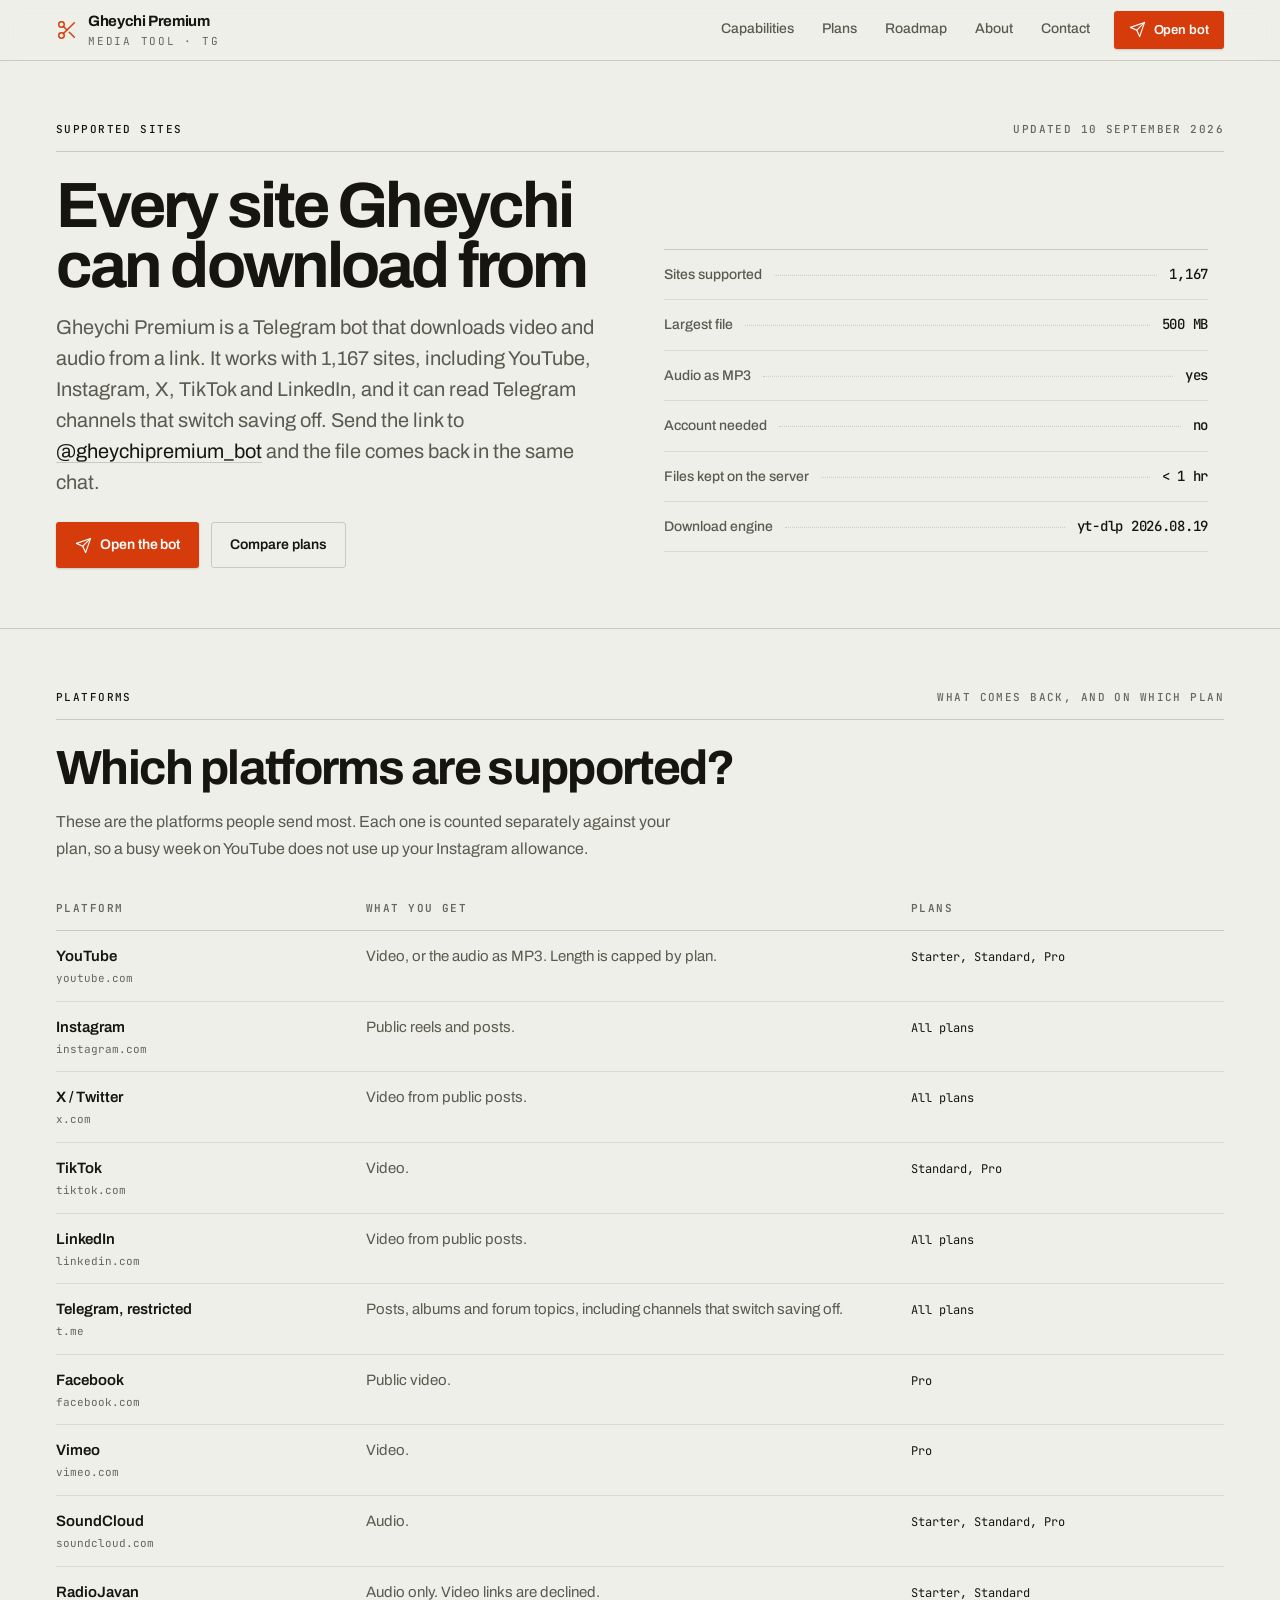
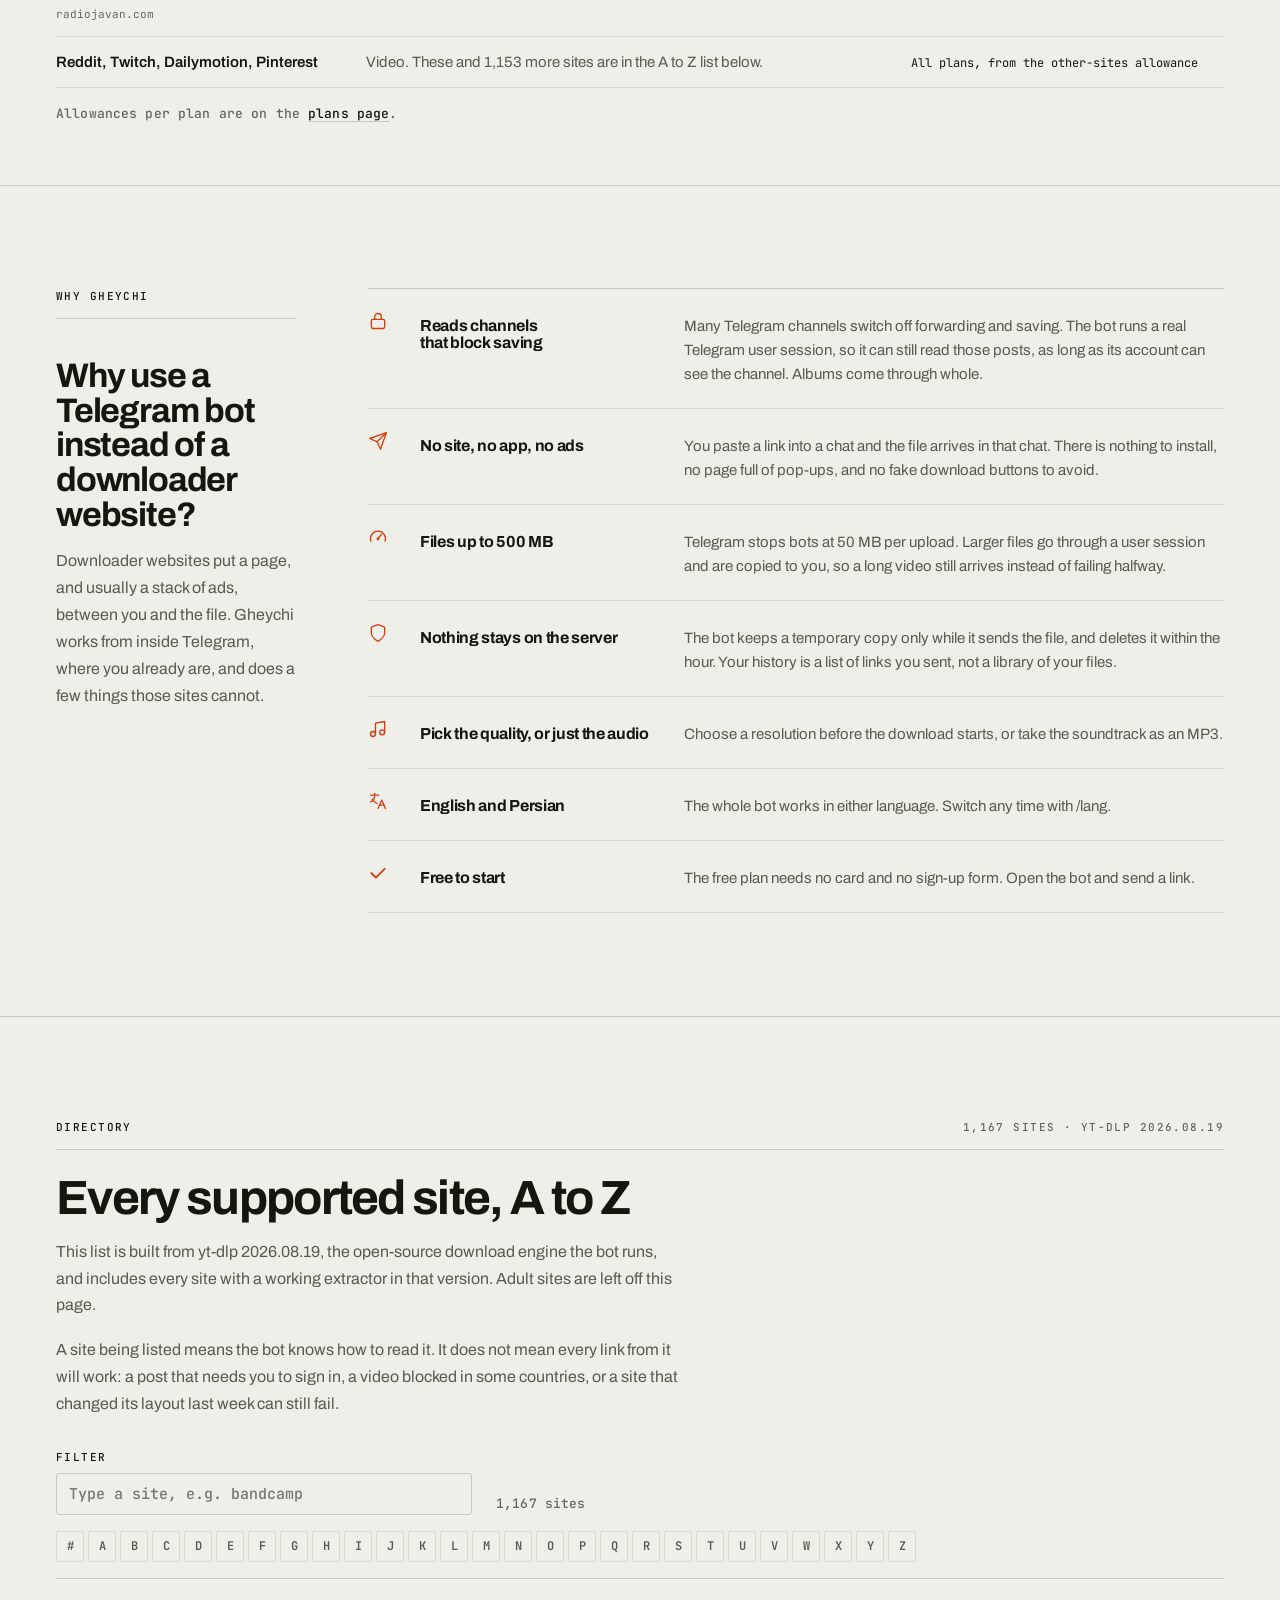
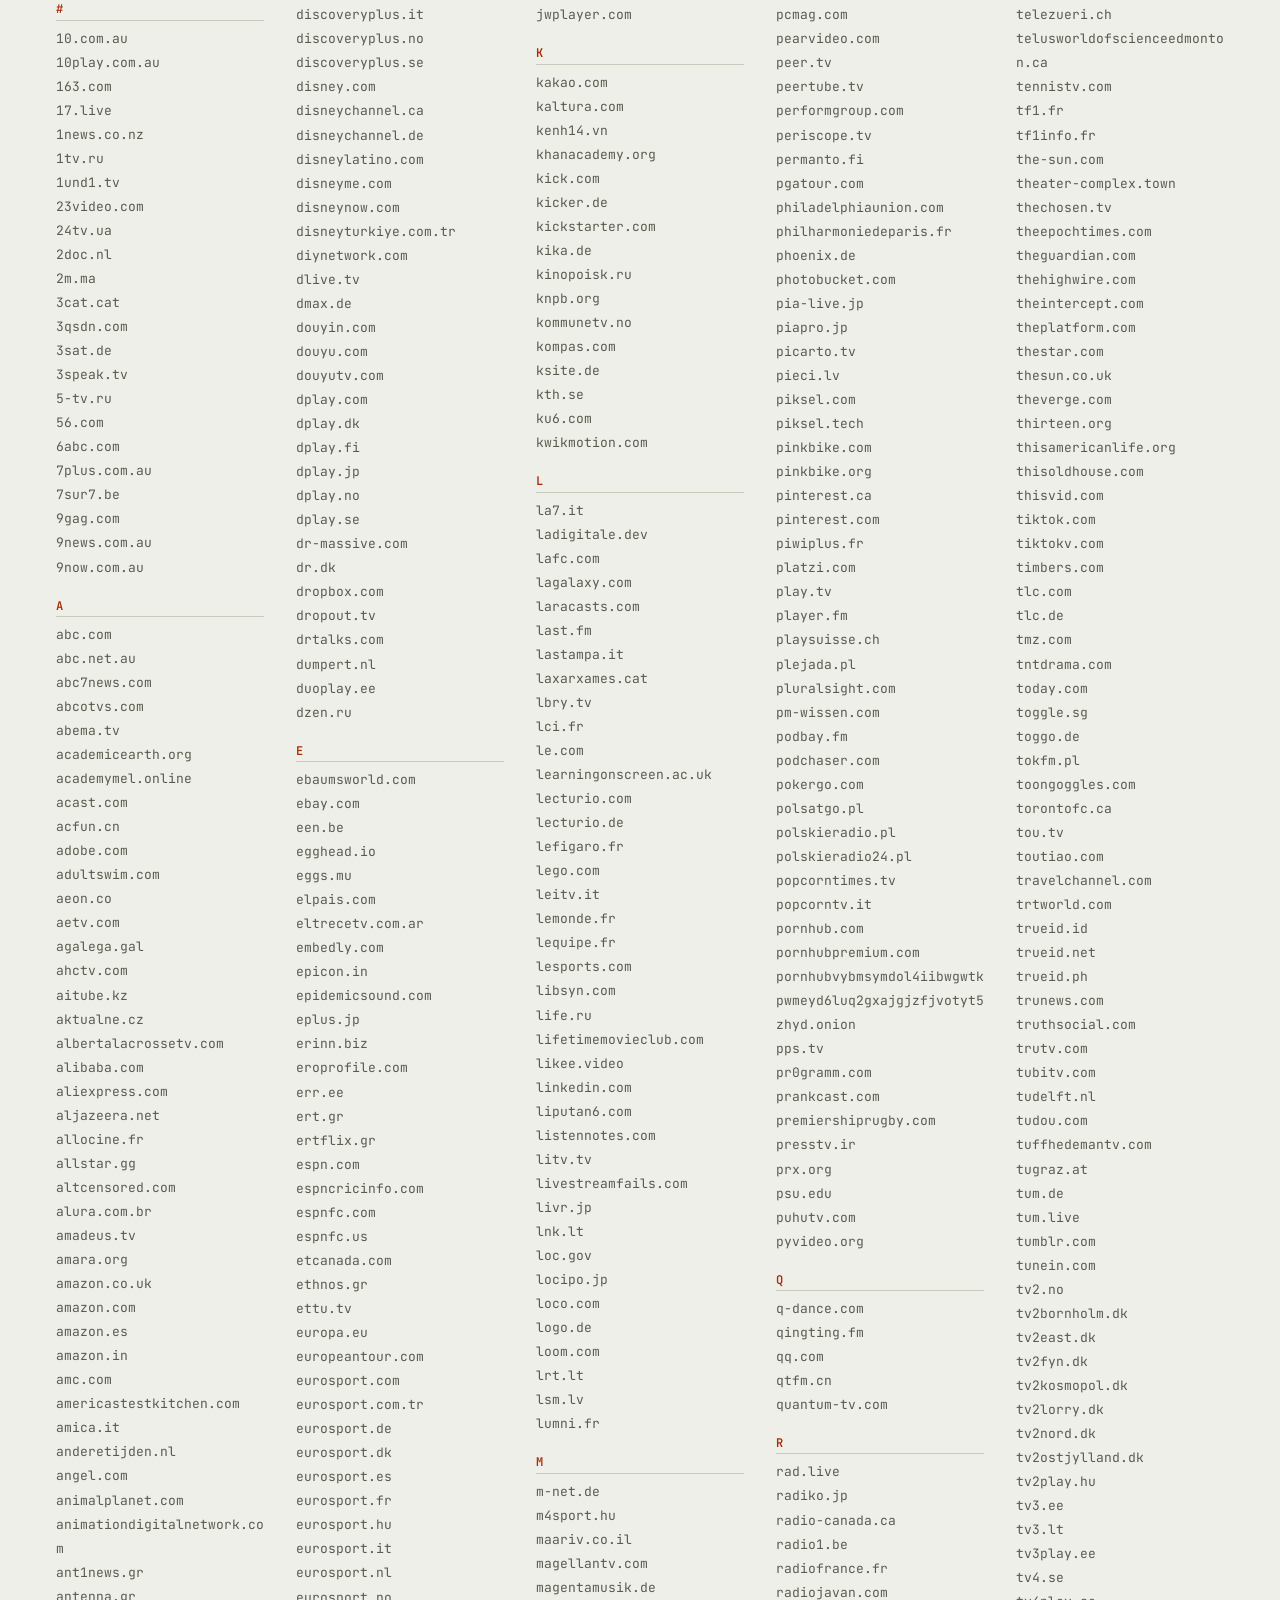
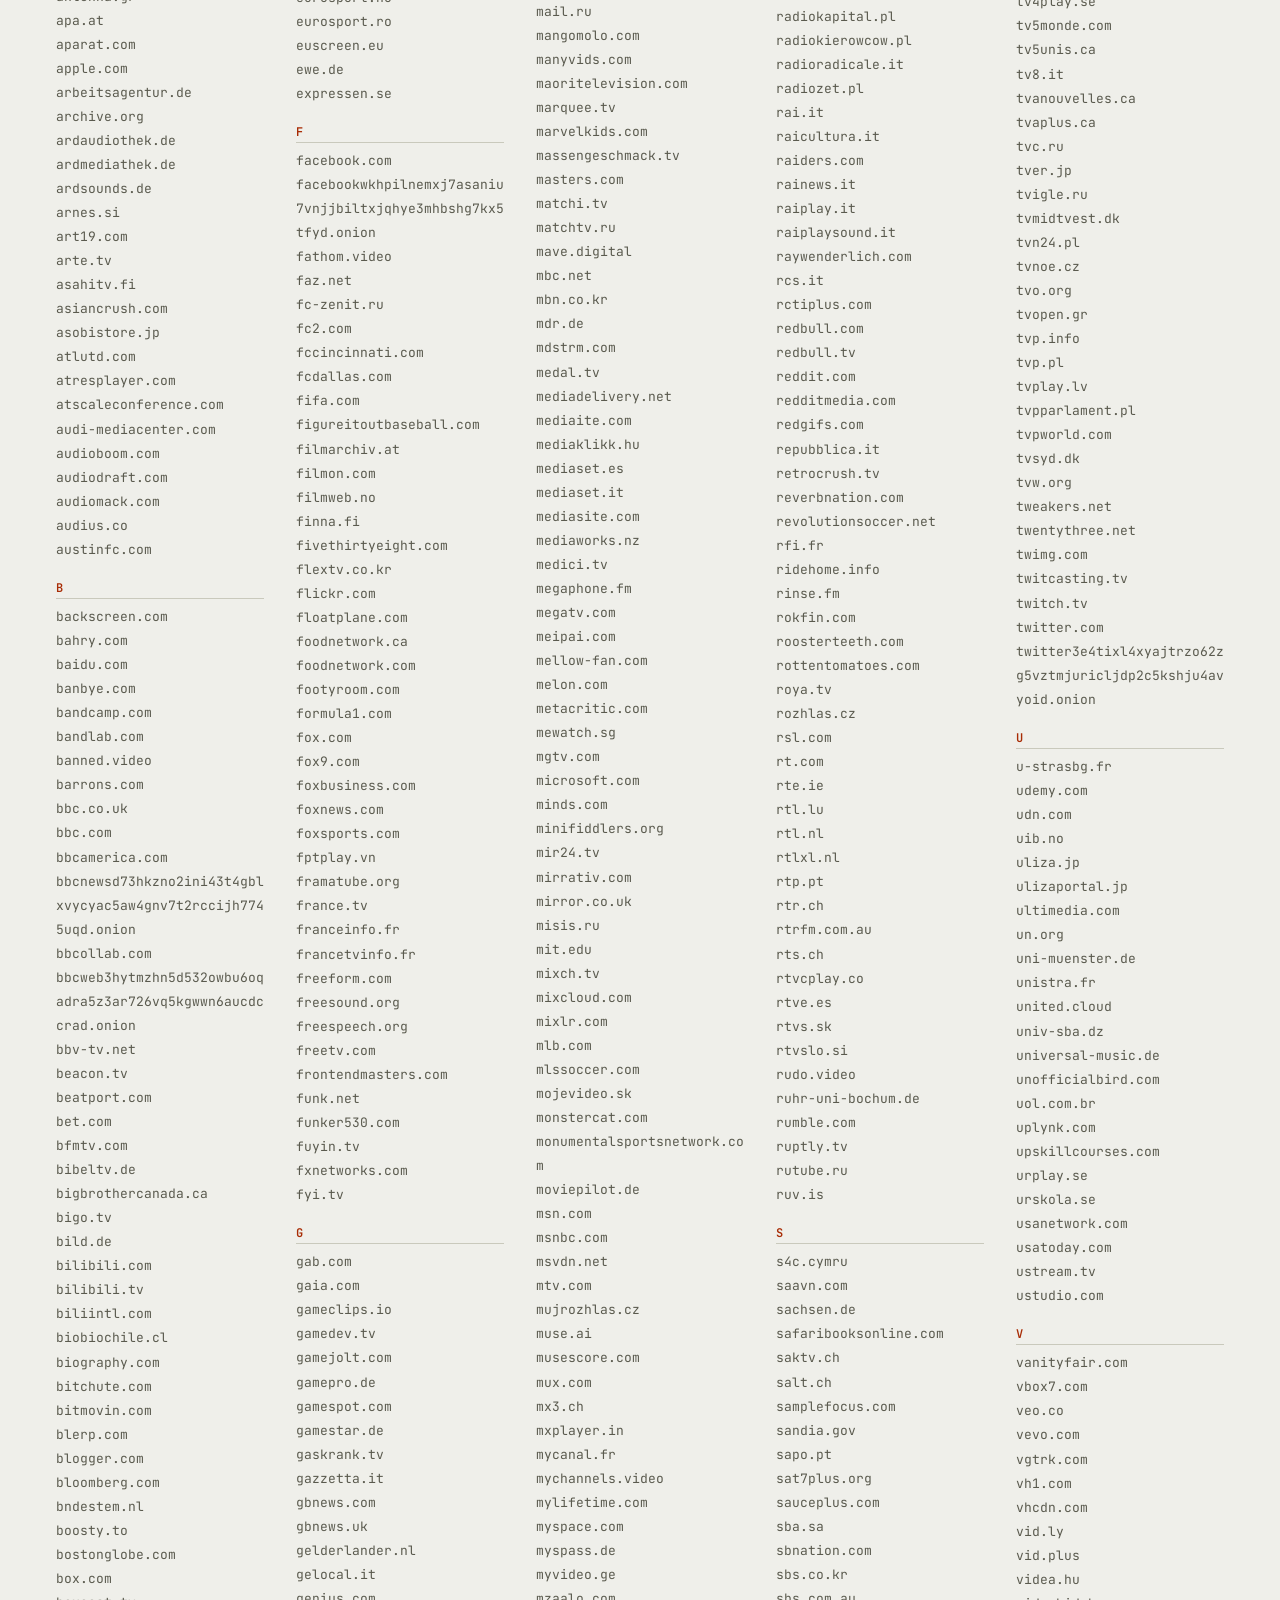
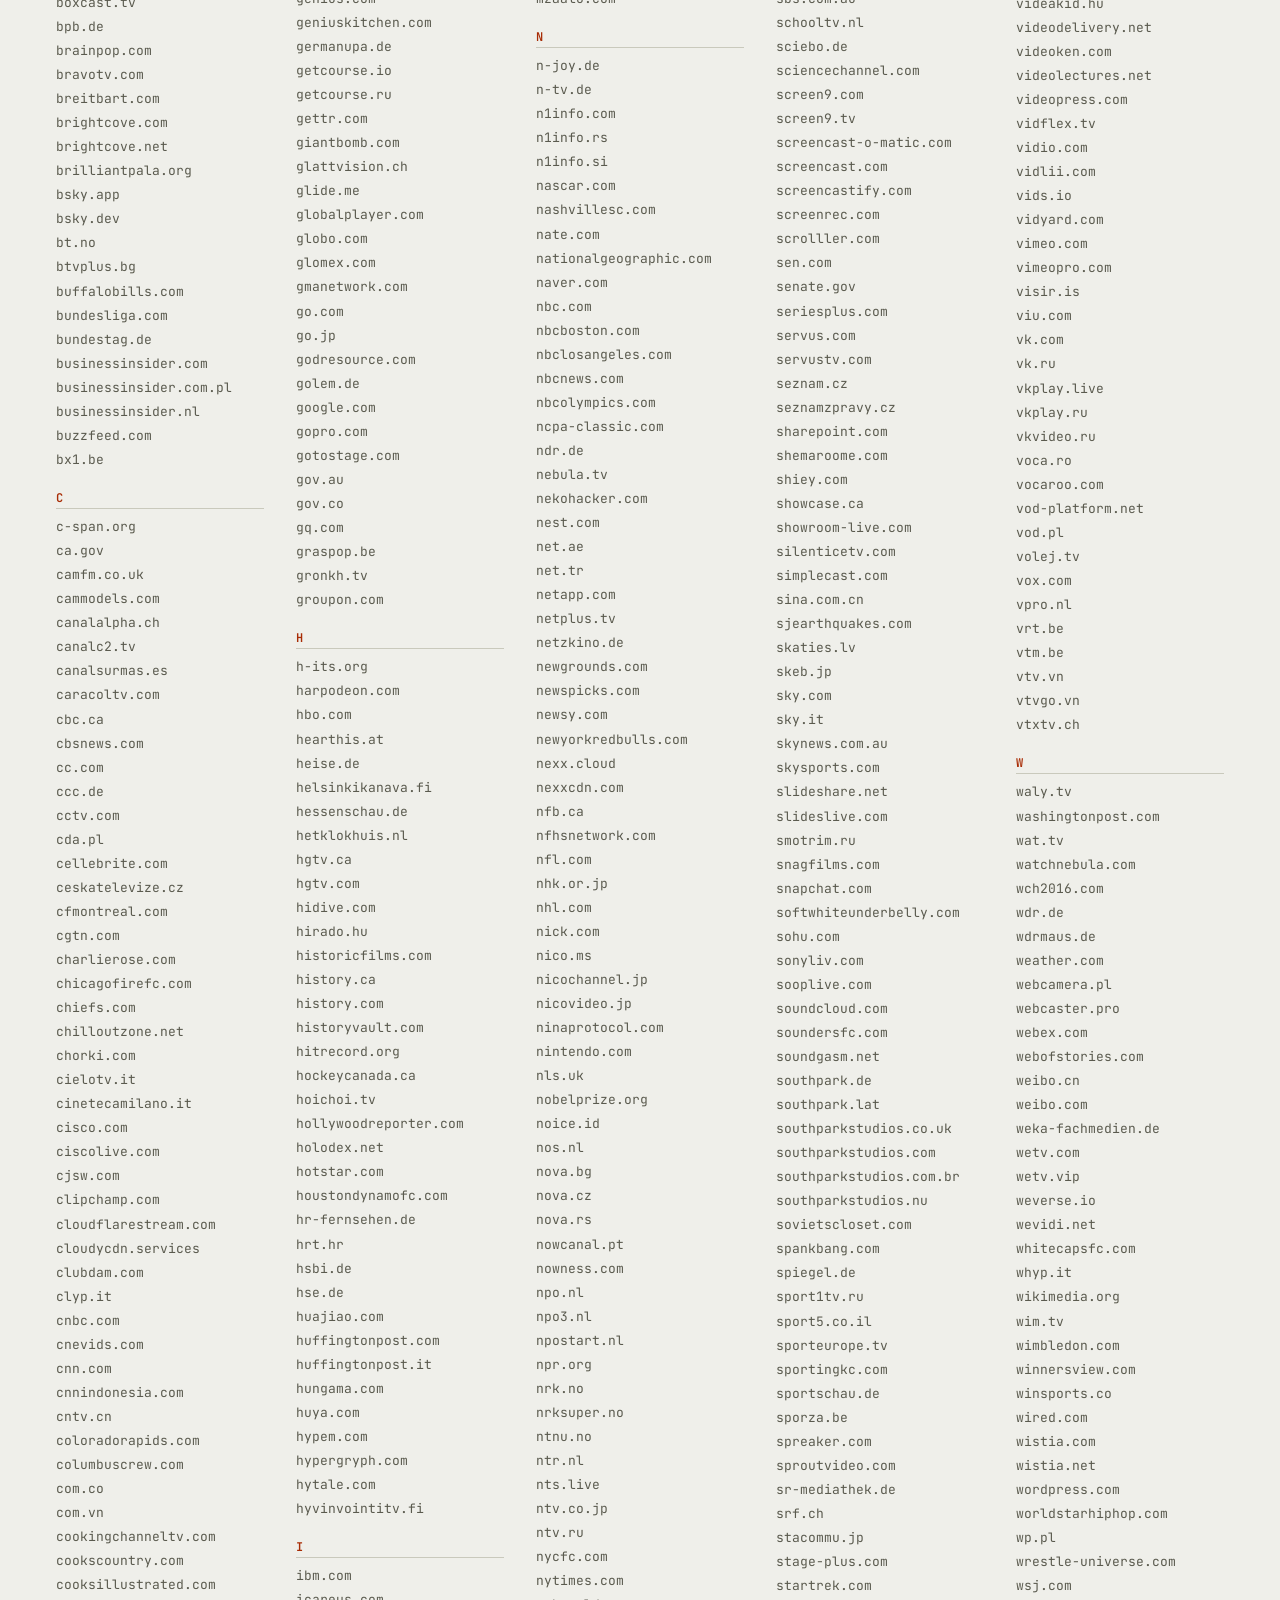
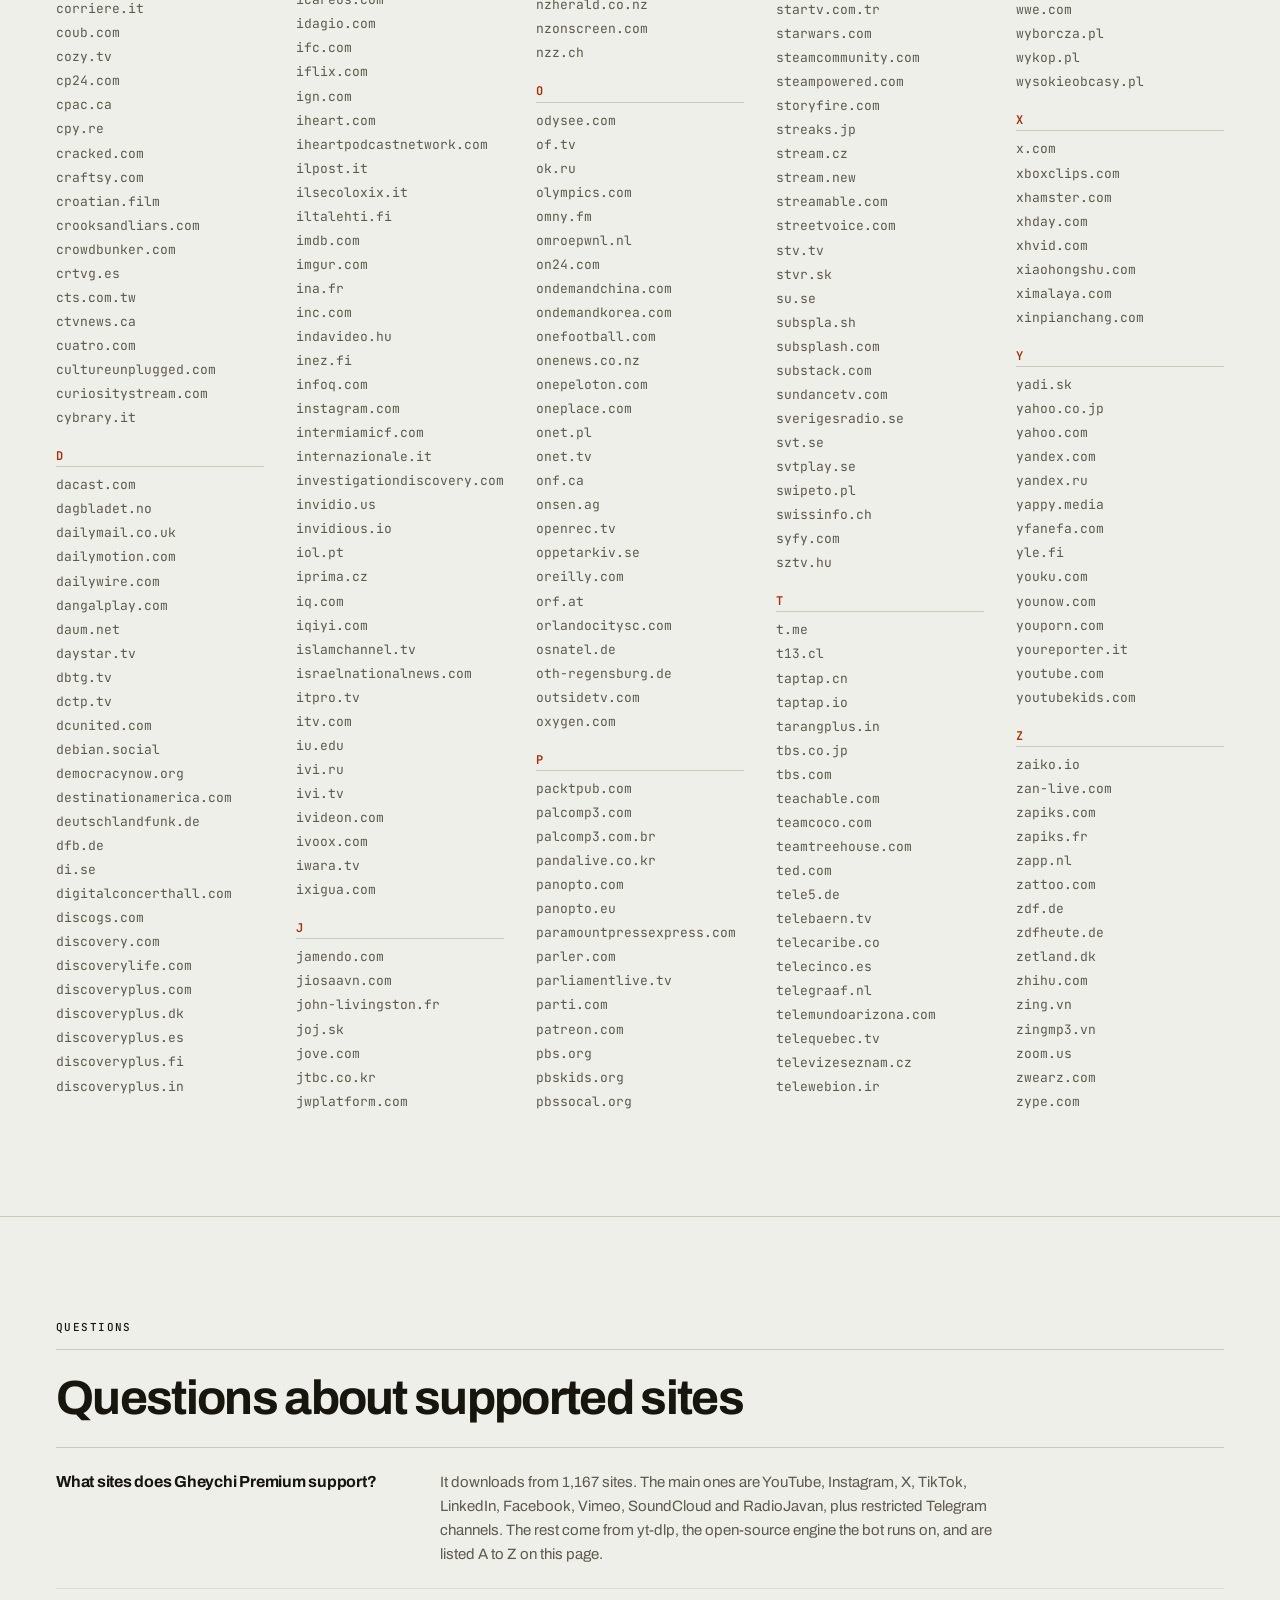
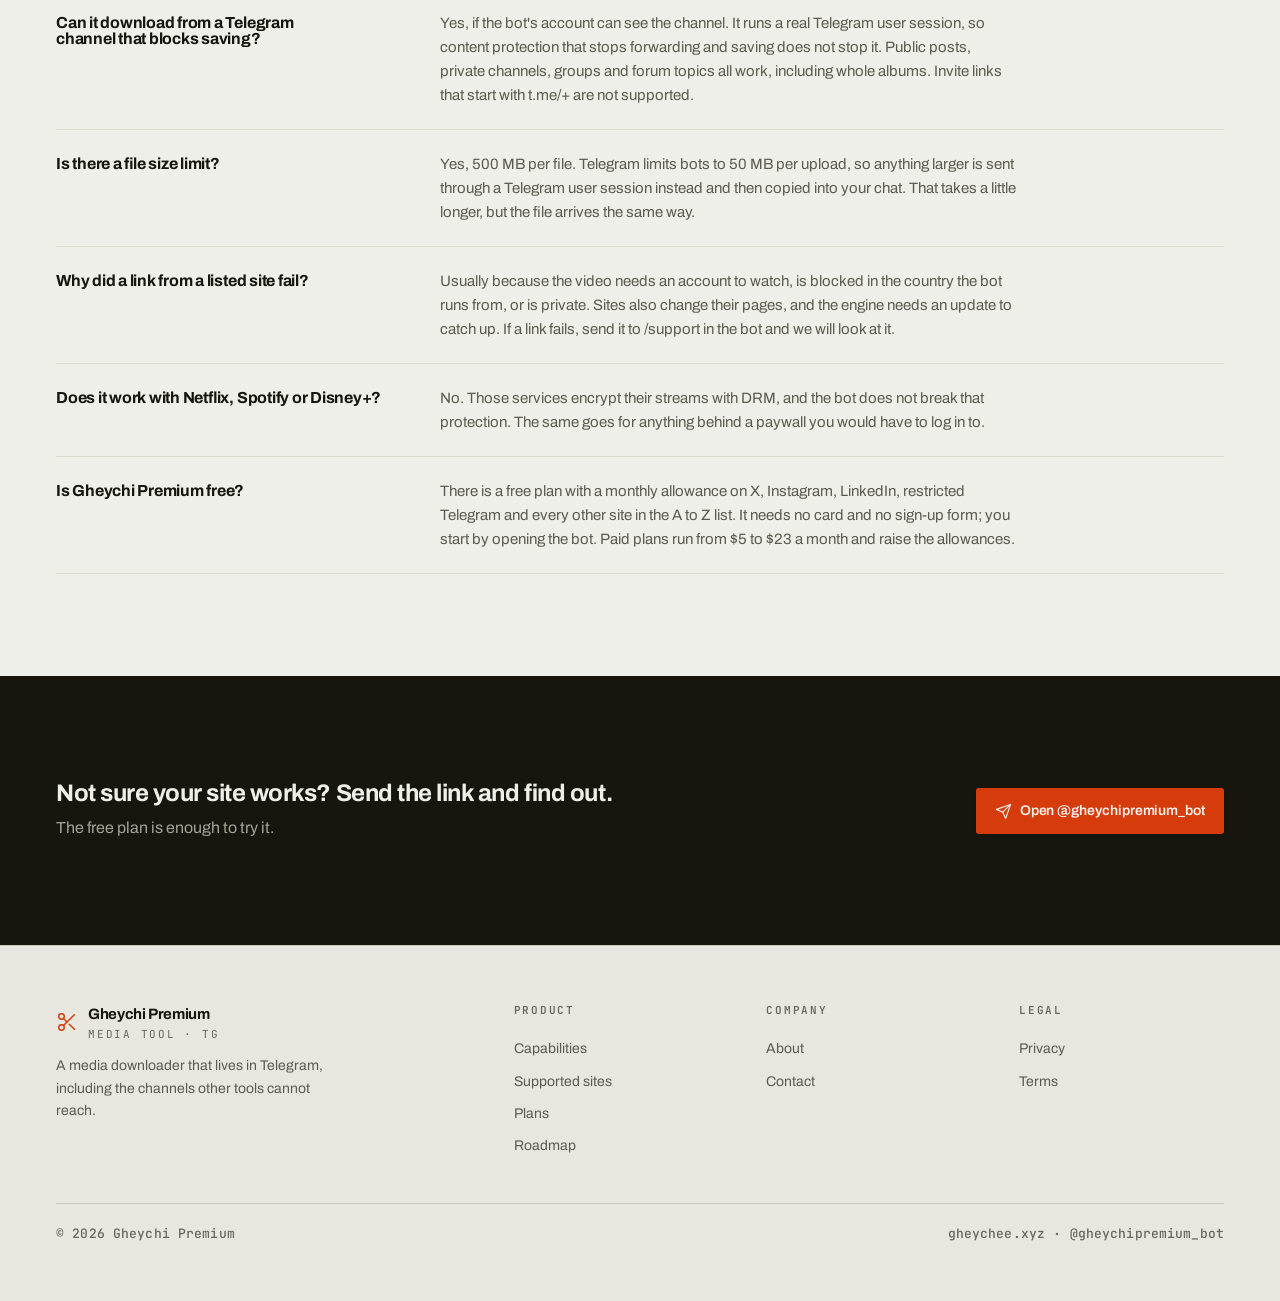
<file: website/supported-sites.html>
<!DOCTYPE html>
<html lang="en">
<head>
<meta charset="UTF-8">
<meta name="viewport" content="width=device-width, initial-scale=1">
<title>Supported sites: every site Gheychi can download from (1,167)</title>
<meta name="description" content="Every site the Gheychi Premium Telegram bot downloads from: YouTube, Instagram, TikTok, X, LinkedIn, restricted Telegram channels and 1,161 more. Updated 10 September 2026.">
<link rel="canonical" href="https://www.gheychee.xyz/supported-sites.html">
<meta property="og:type" content="website">
<meta property="og:site_name" content="Gheychi Premium">
<meta property="og:title" content="Supported sites: every site Gheychi can download from (1,167)">
<meta property="og:description" content="Every site the Gheychi Premium Telegram bot downloads from: YouTube, Instagram, TikTok, X, LinkedIn, restricted Telegram channels and 1,161 more. Updated 10 September 2026.">
<meta property="og:url" content="https://www.gheychee.xyz/supported-sites.html">
<meta name="twitter:card" content="summary">
<link rel="preconnect" href="https://fonts.googleapis.com">
<link rel="preconnect" href="https://fonts.gstatic.com" crossorigin>
<link href="https://fonts.googleapis.com/css2?family=Archivo:wght@400;500;600;700&family=JetBrains+Mono:wght@400;500;600&display=swap" rel="stylesheet">
<link rel="stylesheet" href="style.css">
<script type="application/ld+json">{"@context": "https://schema.org", "@graph": [{"@type": "WebPage", "@id": "https://www.gheychee.xyz/supported-sites.html", "url": "https://www.gheychee.xyz/supported-sites.html", "name": "Supported sites: every site Gheychi can download from (1,167)", "description": "Every site the Gheychi Premium Telegram bot downloads from: YouTube, Instagram, TikTok, X, LinkedIn, restricted Telegram channels and 1,161 more. Updated 10 September 2026.", "dateModified": "2026-09-10", "inLanguage": "en", "isPartOf": {"@type": "WebSite", "name": "Gheychi Premium", "url": "https://www.gheychee.xyz/"}, "about": {"@id": "https://www.gheychee.xyz/#app"}, "breadcrumb": {"@id": "https://www.gheychee.xyz/supported-sites.html#breadcrumb"}}, {"@type": "BreadcrumbList", "@id": "https://www.gheychee.xyz/supported-sites.html#breadcrumb", "itemListElement": [{"@type": "ListItem", "position": 1, "name": "Home", "item": "https://www.gheychee.xyz/"}, {"@type": "ListItem", "position": 2, "name": "Supported sites", "item": "https://www.gheychee.xyz/supported-sites.html"}]}, {"@type": "SoftwareApplication", "@id": "https://www.gheychee.xyz/#app", "name": "Gheychi Premium", "applicationCategory": "MultimediaApplication", "operatingSystem": "Telegram", "url": "https://www.gheychee.xyz/", "sameAs": ["https://t.me/gheychipremium_bot"], "offers": {"@type": "AggregateOffer", "priceCurrency": "USD", "lowPrice": "0", "highPrice": "23", "offerCount": "4"}}, {"@type": "ItemList", "name": "Major platforms supported by Gheychi Premium", "numberOfItems": 10, "itemListElement": [{"@type": "ListItem", "position": 1, "name": "YouTube"}, {"@type": "ListItem", "position": 2, "name": "Instagram"}, {"@type": "ListItem", "position": 3, "name": "X / Twitter"}, {"@type": "ListItem", "position": 4, "name": "TikTok"}, {"@type": "ListItem", "position": 5, "name": "LinkedIn"}, {"@type": "ListItem", "position": 6, "name": "Telegram, restricted"}, {"@type": "ListItem", "position": 7, "name": "Facebook"}, {"@type": "ListItem", "position": 8, "name": "Vimeo"}, {"@type": "ListItem", "position": 9, "name": "SoundCloud"}, {"@type": "ListItem", "position": 10, "name": "RadioJavan"}]}]}</script>
<style>
  /* The directory is a parts index: ruled letter heads over mono entries in
     newspaper columns. Scoped here because no other page carries an index. */
  .plat { width: 100%; border-collapse: collapse; }
  .plat th, .plat td { text-align: left; vertical-align: baseline; padding: .8125rem .75rem; border-bottom: 1px solid var(--rule-soft); }
  .plat thead th { font-family: var(--mono); font-size: .6875rem; font-weight: 600; letter-spacing: .13em; text-transform: uppercase; color: var(--ink-3); border-bottom-color: var(--rule); white-space: nowrap; }
  .plat th:first-child, .plat td:first-child { padding-left: 0; }
  .plat th:last-child, .plat td:last-child { padding-right: 0; }
  .plat tbody th { font-weight: 600; color: var(--ink); font-size: .9375rem; white-space: nowrap; }
  .plat .dom { display: block; font-family: var(--mono); font-size: .6875rem; font-weight: 400; color: var(--ink-3); margin-top: .125rem; }
  .plat td { color: var(--ink-2); font-size: .9375rem; }
  .plat td.plans { font-family: var(--mono); font-size: .75rem; color: var(--ink); white-space: nowrap; }
  .plat tbody tr:hover > * { background: var(--paper-2); }
  .table-scroll { overflow-x: auto; }

  .glance { max-width: 34rem; }

  .dir-tools { display: flex; flex-wrap: wrap; align-items: end; gap: .75rem 1.5rem; margin-top: 2rem; }
  .dir-filter { display: grid; gap: .375rem; flex: 1 1 18rem; max-width: 26rem; }
  .dir-filter input {
    font: 500 .9375rem/1.2 var(--mono); color: var(--ink); background: var(--paper);
    border: 1px solid var(--rule); border-radius: var(--radius); padding: .6875rem .75rem;
  }
  .dir-filter input:focus-visible { outline: 2px solid var(--signal); outline-offset: 1px; border-color: var(--signal); }
  .dir-jump { display: flex; flex-wrap: wrap; gap: .25rem; margin-top: 1rem; padding-bottom: 1rem; border-bottom: 1px solid var(--rule); }
  .dir-jump a {
    font-family: var(--mono); font-size: .75rem; font-weight: 600; min-width: 1.75rem; text-align: center;
    padding: .3125rem .25rem; color: var(--ink-2); text-decoration: none; border: 1px solid var(--rule-soft); border-radius: 2px;
  }
  .dir-jump a:hover { color: var(--signal-deep); border-color: var(--signal); }
  .dir { columns: 13rem auto; column-gap: 2rem; margin-top: 1.5rem; }
  .dir-group { margin-bottom: 1.25rem; scroll-margin-top: 5rem; }
  .dir-letter {
    font-family: var(--mono); font-size: .75rem; font-weight: 600; letter-spacing: .13em; color: var(--signal-deep);
    border-bottom: 1px solid var(--rule); padding-bottom: .25rem; margin-bottom: .375rem; break-after: avoid;
  }
  .dir-group ul { list-style: none; margin: 0; padding: 0; }
  .dir-group li { font-family: var(--mono); font-size: .8125rem; line-height: 1.85; color: var(--ink-2); overflow-wrap: anywhere; }
  .dir-empty { margin-top: 1rem; }

  .faq { display: grid; gap: 0; border-top: 1px solid var(--rule); }
  .qa { padding: 1.375rem 0; border-bottom: 1px solid var(--rule-soft); display: grid; gap: .5rem; }
  @media (min-width: 780px) { .qa { grid-template-columns: 22rem 1fr; gap: 2rem; align-items: baseline; } }
  .qa h3 { font-size: 1rem; letter-spacing: -0.015em; text-wrap: balance; }
  .qa p { color: var(--ink-2); font-size: .9375rem; max-width: 64ch; }
</style>
</head>
<body>
<a class="sr-only" href="#main">Skip to content</a>

<svg width="0" height="0" style="position:absolute" aria-hidden="true">
  <defs>
    <g id="i-scissors" fill="none" stroke="currentColor" stroke-width="1.6" stroke-linecap="round" stroke-linejoin="round">
      <circle cx="6" cy="6" r="3"/><circle cx="6" cy="18" r="3"/>
      <line x1="20" y1="4" x2="8.12" y2="15.88"/><line x1="14.47" y1="14.48" x2="20" y2="20"/><line x1="8.12" y1="8.12" x2="12" y2="12"/>
    </g>
    <g id="i-send" fill="none" stroke="currentColor" stroke-width="1.6" stroke-linecap="round" stroke-linejoin="round">
      <path d="M22 2 11 13"/><path d="M22 2 15 22l-4-9-9-4Z"/>
    </g>
    <g id="i-lock" fill="none" stroke="currentColor" stroke-width="1.6" stroke-linecap="round" stroke-linejoin="round">
      <rect x="4" y="10" width="16" height="11" rx="2"/><path d="M8 10V7a4 4 0 0 1 8 0v3"/>
    </g>
    <g id="i-audio" fill="none" stroke="currentColor" stroke-width="1.6" stroke-linecap="round" stroke-linejoin="round">
      <path d="M9 18V5l11-2v13"/><circle cx="6" cy="18" r="3"/><circle cx="17" cy="16" r="3"/>
    </g>
    <g id="i-gauge" fill="none" stroke="currentColor" stroke-width="1.6" stroke-linecap="round" stroke-linejoin="round">
      <path d="M12 14 16 9"/><circle cx="12" cy="14" r="1"/><path d="M3.5 17a9 9 0 1 1 17 0"/>
    </g>
    <g id="i-langs" fill="none" stroke="currentColor" stroke-width="1.6" stroke-linecap="round" stroke-linejoin="round">
      <path d="M3 5h10"/><path d="M8 3v2c0 4.5-2 7-5 8"/><path d="M5 10c1.5 2.5 3.5 4 6 5"/><path d="M12 21l4.5-10 4.5 10"/><path d="M14 17h5"/>
    </g>
    <g id="i-shield" fill="none" stroke="currentColor" stroke-width="1.6" stroke-linecap="round" stroke-linejoin="round">
      <path d="M12 22s8-4 8-10V5l-8-3-8 3v7c0 6 8 10 8 10Z"/>
    </g>
    <g id="i-check" fill="none" stroke="currentColor" stroke-width="2.2" stroke-linecap="round" stroke-linejoin="round">
      <path d="m4 12 5.5 5.5L20 7"/>
    </g>
    <g id="i-menu" fill="none" stroke="currentColor" stroke-width="1.6" stroke-linecap="round">
      <path d="M4 7h16"/><path d="M4 12h16"/><path d="M4 17h16"/>
    </g>
  </defs>
</svg>

<header class="nav">
  <div class="wrap nav-in">
    <a class="brand" href="index.html">
      <svg viewBox="0 0 24 24" aria-hidden="true"><use href="#i-scissors"/></svg>
      <span class="stack-s" style="gap:0">
        <b>Gheychi Premium</b>
        <span>Media tool · TG</span>
      </span>
    </a>
    <nav class="nav-links" aria-label="Primary">
      <a href="features.html">Capabilities</a>
      <a href="pricing.html">Plans</a>
      <a href="about-product.html">Roadmap</a>
      <a href="about-us.html">About</a>
      <a href="contact.html">Contact</a>
    </nav>
    <a class="btn btn-signal btn-sm nav-cta" href="https://t.me/gheychipremium_bot" target="_blank" rel="noopener">
      <svg viewBox="0 0 24 24" aria-hidden="true"><use href="#i-send"/></svg> Open bot
    </a>
    <button class="nav-toggle" data-nav-toggle aria-expanded="false" aria-label="Open menu" aria-controls="navdrawer">
      <svg viewBox="0 0 24 24" width="20" height="20" aria-hidden="true"><use href="#i-menu"/></svg>
    </button>
  </div>
  <div class="nav-drawer" id="navdrawer" data-nav-drawer>
    <div class="wrap">
      <a href="features.html">Capabilities</a>
      <a href="pricing.html">Plans</a>
      <a href="about-product.html">Roadmap</a>
      <a href="about-us.html">About</a>
      <a href="contact.html">Contact</a>
    </div>
  </div>
</header>

<main id="main">
  <section class="wrap" style="padding-block: clamp(2.25rem,5.5vw,3.75rem)">
    <div class="sec-rule"><span class="spec spec-ink">Supported sites</span><span class="spec">Updated <time datetime="2026-09-10">10 September 2026</time></span></div>
    <div class="cols cols-2" style="align-items:end">
      <div class="stack">
        <h1 class="t-display" style="font-size:clamp(2.25rem,6vw,4rem)">Every site Gheychi can download from</h1>
        <p class="t-lead">Gheychi Premium is a Telegram bot that downloads video and audio from a link. It works with 1,167 sites, including YouTube, Instagram, X, TikTok and LinkedIn, and it can read Telegram channels that switch saving off. Send the link to <a href="https://t.me/gheychipremium_bot" target="_blank" rel="noopener">@gheychipremium_bot</a> and the file comes back in the same chat.</p>
        <div class="row" style="margin-top:.5rem">
          <a class="btn btn-signal" href="https://t.me/gheychipremium_bot" target="_blank" rel="noopener"><svg viewBox="0 0 24 24" aria-hidden="true"><use href="#i-send"/></svg> Open the bot</a>
          <a class="btn btn-line" href="pricing.html">Compare plans</a>
        </div>
      </div>
      <dl class="specs glance">
        <div class="spec-row"><dt>Sites supported</dt><span class="leader"></span><dd>1,167</dd></div>
        <div class="spec-row"><dt>Largest file</dt><span class="leader"></span><dd>500 MB</dd></div>
        <div class="spec-row"><dt>Audio as MP3</dt><span class="leader"></span><dd>yes</dd></div>
        <div class="spec-row"><dt>Account needed</dt><span class="leader"></span><dd>no</dd></div>
        <div class="spec-row"><dt>Files kept on the server</dt><span class="leader"></span><dd>&lt; 1 hr</dd></div>
        <div class="spec-row"><dt>Download engine</dt><span class="leader"></span><dd>yt-dlp 2026.08.19</dd></div>
      </dl>
    </div>
  </section>

  <section class="band band-tight" aria-labelledby="h-plat">
    <div class="wrap">
      <div class="sec-rule"><span class="spec spec-ink">Platforms</span><span class="spec">What comes back, and on which plan</span></div>
      <h2 class="t-h2" id="h-plat">Which platforms are supported?</h2>
      <p class="t-body" style="margin-top:1rem">These are the platforms people send most. Each one is counted separately against your plan, so a busy week on YouTube does not use up your Instagram allowance.</p>
      <div class="table-scroll" style="margin-top:1.5rem">
        <table class="plat">
          <thead><tr><th scope="col">Platform</th><th scope="col">What you get</th><th scope="col">Plans</th></tr></thead>
          <tbody>
          <tr><th scope="row">YouTube<span class="dom">youtube.com</span></th><td>Video, or the audio as MP3. Length is capped by plan.</td><td class="plans">Starter, Standard, Pro</td></tr>
          <tr><th scope="row">Instagram<span class="dom">instagram.com</span></th><td>Public reels and posts.</td><td class="plans">All plans</td></tr>
          <tr><th scope="row">X / Twitter<span class="dom">x.com</span></th><td>Video from public posts.</td><td class="plans">All plans</td></tr>
          <tr><th scope="row">TikTok<span class="dom">tiktok.com</span></th><td>Video.</td><td class="plans">Standard, Pro</td></tr>
          <tr><th scope="row">LinkedIn<span class="dom">linkedin.com</span></th><td>Video from public posts.</td><td class="plans">All plans</td></tr>
          <tr><th scope="row">Telegram, restricted<span class="dom">t.me</span></th><td>Posts, albums and forum topics, including channels that switch saving off.</td><td class="plans">All plans</td></tr>
          <tr><th scope="row">Facebook<span class="dom">facebook.com</span></th><td>Public video.</td><td class="plans">Pro</td></tr>
          <tr><th scope="row">Vimeo<span class="dom">vimeo.com</span></th><td>Video.</td><td class="plans">Pro</td></tr>
          <tr><th scope="row">SoundCloud<span class="dom">soundcloud.com</span></th><td>Audio.</td><td class="plans">Starter, Standard, Pro</td></tr>
          <tr><th scope="row">RadioJavan<span class="dom">radiojavan.com</span></th><td>Audio only. Video links are declined.</td><td class="plans">Starter, Standard</td></tr>
          <tr><th scope="row">Reddit, Twitch, Dailymotion, Pinterest</th><td>Video. These and 1,153 more sites are in the A to Z list below.</td><td class="plans">All plans, from the other-sites allowance</td></tr>
          </tbody>
        </table>
      </div>
      <p class="spec spec-plain" style="margin-top:1rem">Allowances per plan are on the <a href="pricing.html">plans page</a>.</p>
    </div>
  </section>

  <section class="band" aria-labelledby="h-why">
    <div class="wrap cols cols-doc" style="align-items:start">
      <div class="stack">
        <div class="sec-rule"><span class="spec spec-ink">Why Gheychi</span></div>
        <h2 class="t-h2" id="h-why" style="font-size:clamp(1.5rem,2.8vw,2.125rem)">Why use a Telegram bot instead of a downloader website?</h2>
        <p class="t-body">Downloader websites put a page, and usually a stack of ads, between you and the file. Gheychi works from inside Telegram, where you already are, and does a few things those sites cannot.</p>
      </div>
      <div class="caps">
        <div class="cap">
          <span class="cap-icon"><svg viewBox="0 0 24 24" aria-hidden="true"><use href="#i-lock"/></svg></span>
          <h3>Reads channels that block saving</h3>
          <p>Many Telegram channels switch off forwarding and saving. The bot runs a real Telegram user session, so it can still read those posts, as long as its account can see the channel. Albums come through whole.</p>
        </div>
        <div class="cap">
          <span class="cap-icon"><svg viewBox="0 0 24 24" aria-hidden="true"><use href="#i-send"/></svg></span>
          <h3>No site, no app, no ads</h3>
          <p>You paste a link into a chat and the file arrives in that chat. There is nothing to install, no page full of pop-ups, and no fake download buttons to avoid.</p>
        </div>
        <div class="cap">
          <span class="cap-icon"><svg viewBox="0 0 24 24" aria-hidden="true"><use href="#i-gauge"/></svg></span>
          <h3>Files up to 500 MB</h3>
          <p>Telegram stops bots at 50 MB per upload. Larger files go through a user session and are copied to you, so a long video still arrives instead of failing halfway.</p>
        </div>
        <div class="cap">
          <span class="cap-icon"><svg viewBox="0 0 24 24" aria-hidden="true"><use href="#i-shield"/></svg></span>
          <h3>Nothing stays on the server</h3>
          <p>The bot keeps a temporary copy only while it sends the file, and deletes it within the hour. Your history is a list of links you sent, not a library of your files.</p>
        </div>
        <div class="cap">
          <span class="cap-icon"><svg viewBox="0 0 24 24" aria-hidden="true"><use href="#i-audio"/></svg></span>
          <h3>Pick the quality, or just the audio</h3>
          <p>Choose a resolution before the download starts, or take the soundtrack as an MP3.</p>
        </div>
        <div class="cap">
          <span class="cap-icon"><svg viewBox="0 0 24 24" aria-hidden="true"><use href="#i-langs"/></svg></span>
          <h3>English and Persian</h3>
          <p>The whole bot works in either language. Switch any time with /lang.</p>
        </div>
        <div class="cap">
          <span class="cap-icon"><svg viewBox="0 0 24 24" aria-hidden="true"><use href="#i-check"/></svg></span>
          <h3>Free to start</h3>
          <p>The free plan needs no card and no sign-up form. Open the bot and send a link.</p>
        </div>
      </div>
    </div>
  </section>

  <section class="band" aria-labelledby="h-dir">
    <div class="wrap">
      <div class="sec-rule"><span class="spec spec-ink">Directory</span><span class="spec">1,167 sites · yt-dlp 2026.08.19</span></div>
      <h2 class="t-h2" id="h-dir">Every supported site, A to Z</h2>
      <p class="t-body" style="margin-top:1rem">This list is built from yt-dlp 2026.08.19, the open-source download engine the bot runs, and includes every site with a working extractor in that version. Adult sites are left off this page.</p>
      <p class="t-body">A site being listed means the bot knows how to read it. It does not mean every link from it will work: a post that needs you to sign in, a video blocked in some countries, or a site that changed its layout last week can still fail.</p>

      <div class="dir-tools">
        <label class="dir-filter" hidden data-filter-wrap>
          <span class="spec spec-ink">Filter</span>
          <input type="search" placeholder="Type a site, e.g. bandcamp" autocomplete="off" spellcheck="false" data-filter>
        </label>
        <p class="spec spec-plain" aria-live="polite" data-count>1,167 sites</p>
      </div>
      <nav class="dir-jump" aria-label="Jump to letter"><a href="#dir-num">#</a><a href="#dir-a">A</a><a href="#dir-b">B</a><a href="#dir-c">C</a><a href="#dir-d">D</a><a href="#dir-e">E</a><a href="#dir-f">F</a><a href="#dir-g">G</a><a href="#dir-h">H</a><a href="#dir-i">I</a><a href="#dir-j">J</a><a href="#dir-k">K</a><a href="#dir-l">L</a><a href="#dir-m">M</a><a href="#dir-n">N</a><a href="#dir-o">O</a><a href="#dir-p">P</a><a href="#dir-q">Q</a><a href="#dir-r">R</a><a href="#dir-s">S</a><a href="#dir-t">T</a><a href="#dir-u">U</a><a href="#dir-v">V</a><a href="#dir-w">W</a><a href="#dir-x">X</a><a href="#dir-y">Y</a><a href="#dir-z">Z</a></nav>

      <div class="dir">
        <section class="dir-group" id="dir-num" data-group>
          <h3 class="dir-letter">#</h3>
          <ul><li>10.com.au</li><li>10play.com.au</li><li>163.com</li><li>17.live</li><li>1news.co.nz</li><li>1tv.ru</li><li>1und1.tv</li><li>23video.com</li><li>24tv.ua</li><li>2doc.nl</li><li>2m.ma</li><li>3cat.cat</li><li>3qsdn.com</li><li>3sat.de</li><li>3speak.tv</li><li>5-tv.ru</li><li>56.com</li><li>6abc.com</li><li>7plus.com.au</li><li>7sur7.be</li><li>9gag.com</li><li>9news.com.au</li><li>9now.com.au</li></ul>
        </section>
        <section class="dir-group" id="dir-a" data-group>
          <h3 class="dir-letter">A</h3>
          <ul><li>abc.com</li><li>abc.net.au</li><li>abc7news.com</li><li>abcotvs.com</li><li>abema.tv</li><li>academicearth.org</li><li>academymel.online</li><li>acast.com</li><li>acfun.cn</li><li>adobe.com</li><li>adultswim.com</li><li>aeon.co</li><li>aetv.com</li><li>agalega.gal</li><li>ahctv.com</li><li>aitube.kz</li><li>aktualne.cz</li><li>albertalacrossetv.com</li><li>alibaba.com</li><li>aliexpress.com</li><li>aljazeera.net</li><li>allocine.fr</li><li>allstar.gg</li><li>altcensored.com</li><li>alura.com.br</li><li>amadeus.tv</li><li>amara.org</li><li>amazon.co.uk</li><li>amazon.com</li><li>amazon.es</li><li>amazon.in</li><li>amc.com</li><li>americastestkitchen.com</li><li>amica.it</li><li>anderetijden.nl</li><li>angel.com</li><li>animalplanet.com</li><li>animationdigitalnetwork.com</li><li>ant1news.gr</li><li>antenna.gr</li><li>apa.at</li><li>aparat.com</li><li>apple.com</li><li>arbeitsagentur.de</li><li>archive.org</li><li>ardaudiothek.de</li><li>ardmediathek.de</li><li>ardsounds.de</li><li>arnes.si</li><li>art19.com</li><li>arte.tv</li><li>asahitv.fi</li><li>asiancrush.com</li><li>asobistore.jp</li><li>atlutd.com</li><li>atresplayer.com</li><li>atscaleconference.com</li><li>audi-mediacenter.com</li><li>audioboom.com</li><li>audiodraft.com</li><li>audiomack.com</li><li>audius.co</li><li>austinfc.com</li></ul>
        </section>
        <section class="dir-group" id="dir-b" data-group>
          <h3 class="dir-letter">B</h3>
          <ul><li>backscreen.com</li><li>bahry.com</li><li>baidu.com</li><li>banbye.com</li><li>bandcamp.com</li><li>bandlab.com</li><li>banned.video</li><li>barrons.com</li><li>bbc.co.uk</li><li>bbc.com</li><li>bbcamerica.com</li><li>bbcnewsd73hkzno2ini43t4gblxvycyac5aw4gnv7t2rccijh7745uqd.onion</li><li>bbcollab.com</li><li>bbcweb3hytmzhn5d532owbu6oqadra5z3ar726vq5kgwwn6aucdccrad.onion</li><li>bbv-tv.net</li><li>beacon.tv</li><li>beatport.com</li><li>bet.com</li><li>bfmtv.com</li><li>bibeltv.de</li><li>bigbrothercanada.ca</li><li>bigo.tv</li><li>bild.de</li><li>bilibili.com</li><li>bilibili.tv</li><li>biliintl.com</li><li>biobiochile.cl</li><li>biography.com</li><li>bitchute.com</li><li>bitmovin.com</li><li>blerp.com</li><li>blogger.com</li><li>bloomberg.com</li><li>bndestem.nl</li><li>boosty.to</li><li>bostonglobe.com</li><li>box.com</li><li>boxcast.tv</li><li>bpb.de</li><li>brainpop.com</li><li>bravotv.com</li><li>breitbart.com</li><li>brightcove.com</li><li>brightcove.net</li><li>brilliantpala.org</li><li>bsky.app</li><li>bsky.dev</li><li>bt.no</li><li>btvplus.bg</li><li>buffalobills.com</li><li>bundesliga.com</li><li>bundestag.de</li><li>businessinsider.com</li><li>businessinsider.com.pl</li><li>businessinsider.nl</li><li>buzzfeed.com</li><li>bx1.be</li></ul>
        </section>
        <section class="dir-group" id="dir-c" data-group>
          <h3 class="dir-letter">C</h3>
          <ul><li>c-span.org</li><li>ca.gov</li><li>camfm.co.uk</li><li>cammodels.com</li><li>canalalpha.ch</li><li>canalc2.tv</li><li>canalsurmas.es</li><li>caracoltv.com</li><li>cbc.ca</li><li>cbsnews.com</li><li>cc.com</li><li>ccc.de</li><li>cctv.com</li><li>cda.pl</li><li>cellebrite.com</li><li>ceskatelevize.cz</li><li>cfmontreal.com</li><li>cgtn.com</li><li>charlierose.com</li><li>chicagofirefc.com</li><li>chiefs.com</li><li>chilloutzone.net</li><li>chorki.com</li><li>cielotv.it</li><li>cinetecamilano.it</li><li>cisco.com</li><li>ciscolive.com</li><li>cjsw.com</li><li>clipchamp.com</li><li>cloudflarestream.com</li><li>cloudycdn.services</li><li>clubdam.com</li><li>clyp.it</li><li>cnbc.com</li><li>cnevids.com</li><li>cnn.com</li><li>cnnindonesia.com</li><li>cntv.cn</li><li>coloradorapids.com</li><li>columbuscrew.com</li><li>com.co</li><li>com.vn</li><li>cookingchanneltv.com</li><li>cookscountry.com</li><li>cooksillustrated.com</li><li>corriere.it</li><li>coub.com</li><li>cozy.tv</li><li>cp24.com</li><li>cpac.ca</li><li>cpy.re</li><li>cracked.com</li><li>craftsy.com</li><li>croatian.film</li><li>crooksandliars.com</li><li>crowdbunker.com</li><li>crtvg.es</li><li>cts.com.tw</li><li>ctvnews.ca</li><li>cuatro.com</li><li>cultureunplugged.com</li><li>curiositystream.com</li><li>cybrary.it</li></ul>
        </section>
        <section class="dir-group" id="dir-d" data-group>
          <h3 class="dir-letter">D</h3>
          <ul><li>dacast.com</li><li>dagbladet.no</li><li>dailymail.co.uk</li><li>dailymotion.com</li><li>dailywire.com</li><li>dangalplay.com</li><li>daum.net</li><li>daystar.tv</li><li>dbtg.tv</li><li>dctp.tv</li><li>dcunited.com</li><li>debian.social</li><li>democracynow.org</li><li>destinationamerica.com</li><li>deutschlandfunk.de</li><li>dfb.de</li><li>di.se</li><li>digitalconcerthall.com</li><li>discogs.com</li><li>discovery.com</li><li>discoverylife.com</li><li>discoveryplus.com</li><li>discoveryplus.dk</li><li>discoveryplus.es</li><li>discoveryplus.fi</li><li>discoveryplus.in</li><li>discoveryplus.it</li><li>discoveryplus.no</li><li>discoveryplus.se</li><li>disney.com</li><li>disneychannel.ca</li><li>disneychannel.de</li><li>disneylatino.com</li><li>disneyme.com</li><li>disneynow.com</li><li>disneyturkiye.com.tr</li><li>diynetwork.com</li><li>dlive.tv</li><li>dmax.de</li><li>douyin.com</li><li>douyu.com</li><li>douyutv.com</li><li>dplay.com</li><li>dplay.dk</li><li>dplay.fi</li><li>dplay.jp</li><li>dplay.no</li><li>dplay.se</li><li>dr-massive.com</li><li>dr.dk</li><li>dropbox.com</li><li>dropout.tv</li><li>drtalks.com</li><li>dumpert.nl</li><li>duoplay.ee</li><li>dzen.ru</li></ul>
        </section>
        <section class="dir-group" id="dir-e" data-group>
          <h3 class="dir-letter">E</h3>
          <ul><li>ebaumsworld.com</li><li>ebay.com</li><li>een.be</li><li>egghead.io</li><li>eggs.mu</li><li>elpais.com</li><li>eltrecetv.com.ar</li><li>embedly.com</li><li>epicon.in</li><li>epidemicsound.com</li><li>eplus.jp</li><li>erinn.biz</li><li>eroprofile.com</li><li>err.ee</li><li>ert.gr</li><li>ertflix.gr</li><li>espn.com</li><li>espncricinfo.com</li><li>espnfc.com</li><li>espnfc.us</li><li>etcanada.com</li><li>ethnos.gr</li><li>ettu.tv</li><li>europa.eu</li><li>europeantour.com</li><li>eurosport.com</li><li>eurosport.com.tr</li><li>eurosport.de</li><li>eurosport.dk</li><li>eurosport.es</li><li>eurosport.fr</li><li>eurosport.hu</li><li>eurosport.it</li><li>eurosport.nl</li><li>eurosport.no</li><li>eurosport.ro</li><li>euscreen.eu</li><li>ewe.de</li><li>expressen.se</li></ul>
        </section>
        <section class="dir-group" id="dir-f" data-group>
          <h3 class="dir-letter">F</h3>
          <ul><li>facebook.com</li><li>facebookwkhpilnemxj7asaniu7vnjjbiltxjqhye3mhbshg7kx5tfyd.onion</li><li>fathom.video</li><li>faz.net</li><li>fc-zenit.ru</li><li>fc2.com</li><li>fccincinnati.com</li><li>fcdallas.com</li><li>fifa.com</li><li>figureitoutbaseball.com</li><li>filmarchiv.at</li><li>filmon.com</li><li>filmweb.no</li><li>finna.fi</li><li>fivethirtyeight.com</li><li>flextv.co.kr</li><li>flickr.com</li><li>floatplane.com</li><li>foodnetwork.ca</li><li>foodnetwork.com</li><li>footyroom.com</li><li>formula1.com</li><li>fox.com</li><li>fox9.com</li><li>foxbusiness.com</li><li>foxnews.com</li><li>foxsports.com</li><li>fptplay.vn</li><li>framatube.org</li><li>france.tv</li><li>franceinfo.fr</li><li>francetvinfo.fr</li><li>freeform.com</li><li>freesound.org</li><li>freespeech.org</li><li>freetv.com</li><li>frontendmasters.com</li><li>funk.net</li><li>funker530.com</li><li>fuyin.tv</li><li>fxnetworks.com</li><li>fyi.tv</li></ul>
        </section>
        <section class="dir-group" id="dir-g" data-group>
          <h3 class="dir-letter">G</h3>
          <ul><li>gab.com</li><li>gaia.com</li><li>gameclips.io</li><li>gamedev.tv</li><li>gamejolt.com</li><li>gamepro.de</li><li>gamespot.com</li><li>gamestar.de</li><li>gaskrank.tv</li><li>gazzetta.it</li><li>gbnews.com</li><li>gbnews.uk</li><li>gelderlander.nl</li><li>gelocal.it</li><li>genius.com</li><li>geniuskitchen.com</li><li>germanupa.de</li><li>getcourse.io</li><li>getcourse.ru</li><li>gettr.com</li><li>giantbomb.com</li><li>glattvision.ch</li><li>glide.me</li><li>globalplayer.com</li><li>globo.com</li><li>glomex.com</li><li>gmanetwork.com</li><li>go.com</li><li>go.jp</li><li>godresource.com</li><li>golem.de</li><li>google.com</li><li>gopro.com</li><li>gotostage.com</li><li>gov.au</li><li>gov.co</li><li>gq.com</li><li>graspop.be</li><li>gronkh.tv</li><li>groupon.com</li></ul>
        </section>
        <section class="dir-group" id="dir-h" data-group>
          <h3 class="dir-letter">H</h3>
          <ul><li>h-its.org</li><li>harpodeon.com</li><li>hbo.com</li><li>hearthis.at</li><li>heise.de</li><li>helsinkikanava.fi</li><li>hessenschau.de</li><li>hetklokhuis.nl</li><li>hgtv.ca</li><li>hgtv.com</li><li>hidive.com</li><li>hirado.hu</li><li>historicfilms.com</li><li>history.ca</li><li>history.com</li><li>historyvault.com</li><li>hitrecord.org</li><li>hockeycanada.ca</li><li>hoichoi.tv</li><li>hollywoodreporter.com</li><li>holodex.net</li><li>hotstar.com</li><li>houstondynamofc.com</li><li>hr-fernsehen.de</li><li>hrt.hr</li><li>hsbi.de</li><li>hse.de</li><li>huajiao.com</li><li>huffingtonpost.com</li><li>huffingtonpost.it</li><li>hungama.com</li><li>huya.com</li><li>hypem.com</li><li>hypergryph.com</li><li>hytale.com</li><li>hyvinvointitv.fi</li></ul>
        </section>
        <section class="dir-group" id="dir-i" data-group>
          <h3 class="dir-letter">I</h3>
          <ul><li>ibm.com</li><li>icareus.com</li><li>idagio.com</li><li>ifc.com</li><li>iflix.com</li><li>ign.com</li><li>iheart.com</li><li>iheartpodcastnetwork.com</li><li>ilpost.it</li><li>ilsecoloxix.it</li><li>iltalehti.fi</li><li>imdb.com</li><li>imgur.com</li><li>ina.fr</li><li>inc.com</li><li>indavideo.hu</li><li>inez.fi</li><li>infoq.com</li><li>instagram.com</li><li>intermiamicf.com</li><li>internazionale.it</li><li>investigationdiscovery.com</li><li>invidio.us</li><li>invidious.io</li><li>iol.pt</li><li>iprima.cz</li><li>iq.com</li><li>iqiyi.com</li><li>islamchannel.tv</li><li>israelnationalnews.com</li><li>itpro.tv</li><li>itv.com</li><li>iu.edu</li><li>ivi.ru</li><li>ivi.tv</li><li>ivideon.com</li><li>ivoox.com</li><li>iwara.tv</li><li>ixigua.com</li></ul>
        </section>
        <section class="dir-group" id="dir-j" data-group>
          <h3 class="dir-letter">J</h3>
          <ul><li>jamendo.com</li><li>jiosaavn.com</li><li>john-livingston.fr</li><li>joj.sk</li><li>jove.com</li><li>jtbc.co.kr</li><li>jwplatform.com</li><li>jwplayer.com</li></ul>
        </section>
        <section class="dir-group" id="dir-k" data-group>
          <h3 class="dir-letter">K</h3>
          <ul><li>kakao.com</li><li>kaltura.com</li><li>kenh14.vn</li><li>khanacademy.org</li><li>kick.com</li><li>kicker.de</li><li>kickstarter.com</li><li>kika.de</li><li>kinopoisk.ru</li><li>knpb.org</li><li>kommunetv.no</li><li>kompas.com</li><li>ksite.de</li><li>kth.se</li><li>ku6.com</li><li>kwikmotion.com</li></ul>
        </section>
        <section class="dir-group" id="dir-l" data-group>
          <h3 class="dir-letter">L</h3>
          <ul><li>la7.it</li><li>ladigitale.dev</li><li>lafc.com</li><li>lagalaxy.com</li><li>laracasts.com</li><li>last.fm</li><li>lastampa.it</li><li>laxarxames.cat</li><li>lbry.tv</li><li>lci.fr</li><li>le.com</li><li>learningonscreen.ac.uk</li><li>lecturio.com</li><li>lecturio.de</li><li>lefigaro.fr</li><li>lego.com</li><li>leitv.it</li><li>lemonde.fr</li><li>lequipe.fr</li><li>lesports.com</li><li>libsyn.com</li><li>life.ru</li><li>lifetimemovieclub.com</li><li>likee.video</li><li>linkedin.com</li><li>liputan6.com</li><li>listennotes.com</li><li>litv.tv</li><li>livestreamfails.com</li><li>livr.jp</li><li>lnk.lt</li><li>loc.gov</li><li>locipo.jp</li><li>loco.com</li><li>logo.de</li><li>loom.com</li><li>lrt.lt</li><li>lsm.lv</li><li>lumni.fr</li></ul>
        </section>
        <section class="dir-group" id="dir-m" data-group>
          <h3 class="dir-letter">M</h3>
          <ul><li>m-net.de</li><li>m4sport.hu</li><li>maariv.co.il</li><li>magellantv.com</li><li>magentamusik.de</li><li>mail.ru</li><li>mangomolo.com</li><li>manyvids.com</li><li>maoritelevision.com</li><li>marquee.tv</li><li>marvelkids.com</li><li>massengeschmack.tv</li><li>masters.com</li><li>matchi.tv</li><li>matchtv.ru</li><li>mave.digital</li><li>mbc.net</li><li>mbn.co.kr</li><li>mdr.de</li><li>mdstrm.com</li><li>medal.tv</li><li>mediadelivery.net</li><li>mediaite.com</li><li>mediaklikk.hu</li><li>mediaset.es</li><li>mediaset.it</li><li>mediasite.com</li><li>mediaworks.nz</li><li>medici.tv</li><li>megaphone.fm</li><li>megatv.com</li><li>meipai.com</li><li>mellow-fan.com</li><li>melon.com</li><li>metacritic.com</li><li>mewatch.sg</li><li>mgtv.com</li><li>microsoft.com</li><li>minds.com</li><li>minifiddlers.org</li><li>mir24.tv</li><li>mirrativ.com</li><li>mirror.co.uk</li><li>misis.ru</li><li>mit.edu</li><li>mixch.tv</li><li>mixcloud.com</li><li>mixlr.com</li><li>mlb.com</li><li>mlssoccer.com</li><li>mojevideo.sk</li><li>monstercat.com</li><li>monumentalsportsnetwork.com</li><li>moviepilot.de</li><li>msn.com</li><li>msnbc.com</li><li>msvdn.net</li><li>mtv.com</li><li>mujrozhlas.cz</li><li>muse.ai</li><li>musescore.com</li><li>mux.com</li><li>mx3.ch</li><li>mxplayer.in</li><li>mycanal.fr</li><li>mychannels.video</li><li>mylifetime.com</li><li>myspace.com</li><li>myspass.de</li><li>myvideo.ge</li><li>mzaalo.com</li></ul>
        </section>
        <section class="dir-group" id="dir-n" data-group>
          <h3 class="dir-letter">N</h3>
          <ul><li>n-joy.de</li><li>n-tv.de</li><li>n1info.com</li><li>n1info.rs</li><li>n1info.si</li><li>nascar.com</li><li>nashvillesc.com</li><li>nate.com</li><li>nationalgeographic.com</li><li>naver.com</li><li>nbc.com</li><li>nbcboston.com</li><li>nbclosangeles.com</li><li>nbcnews.com</li><li>nbcolympics.com</li><li>ncpa-classic.com</li><li>ndr.de</li><li>nebula.tv</li><li>nekohacker.com</li><li>nest.com</li><li>net.ae</li><li>net.tr</li><li>netapp.com</li><li>netplus.tv</li><li>netzkino.de</li><li>newgrounds.com</li><li>newspicks.com</li><li>newsy.com</li><li>newyorkredbulls.com</li><li>nexx.cloud</li><li>nexxcdn.com</li><li>nfb.ca</li><li>nfhsnetwork.com</li><li>nfl.com</li><li>nhk.or.jp</li><li>nhl.com</li><li>nick.com</li><li>nico.ms</li><li>nicochannel.jp</li><li>nicovideo.jp</li><li>ninaprotocol.com</li><li>nintendo.com</li><li>nls.uk</li><li>nobelprize.org</li><li>noice.id</li><li>nos.nl</li><li>nova.bg</li><li>nova.cz</li><li>nova.rs</li><li>nowcanal.pt</li><li>nowness.com</li><li>npo.nl</li><li>npo3.nl</li><li>npostart.nl</li><li>npr.org</li><li>nrk.no</li><li>nrksuper.no</li><li>ntnu.no</li><li>ntr.nl</li><li>nts.live</li><li>ntv.co.jp</li><li>ntv.ru</li><li>nycfc.com</li><li>nytimes.com</li><li>nzherald.co.nz</li><li>nzonscreen.com</li><li>nzz.ch</li></ul>
        </section>
        <section class="dir-group" id="dir-o" data-group>
          <h3 class="dir-letter">O</h3>
          <ul><li>odysee.com</li><li>of.tv</li><li>ok.ru</li><li>olympics.com</li><li>omny.fm</li><li>omroepwnl.nl</li><li>on24.com</li><li>ondemandchina.com</li><li>ondemandkorea.com</li><li>onefootball.com</li><li>onenews.co.nz</li><li>onepeloton.com</li><li>oneplace.com</li><li>onet.pl</li><li>onet.tv</li><li>onf.ca</li><li>onsen.ag</li><li>openrec.tv</li><li>oppetarkiv.se</li><li>oreilly.com</li><li>orf.at</li><li>orlandocitysc.com</li><li>osnatel.de</li><li>oth-regensburg.de</li><li>outsidetv.com</li><li>oxygen.com</li></ul>
        </section>
        <section class="dir-group" id="dir-p" data-group>
          <h3 class="dir-letter">P</h3>
          <ul><li>packtpub.com</li><li>palcomp3.com</li><li>palcomp3.com.br</li><li>pandalive.co.kr</li><li>panopto.com</li><li>panopto.eu</li><li>paramountpressexpress.com</li><li>parler.com</li><li>parliamentlive.tv</li><li>parti.com</li><li>patreon.com</li><li>pbs.org</li><li>pbskids.org</li><li>pbssocal.org</li><li>pcmag.com</li><li>pearvideo.com</li><li>peer.tv</li><li>peertube.tv</li><li>performgroup.com</li><li>periscope.tv</li><li>permanto.fi</li><li>pgatour.com</li><li>philadelphiaunion.com</li><li>philharmoniedeparis.fr</li><li>phoenix.de</li><li>photobucket.com</li><li>pia-live.jp</li><li>piapro.jp</li><li>picarto.tv</li><li>pieci.lv</li><li>piksel.com</li><li>piksel.tech</li><li>pinkbike.com</li><li>pinkbike.org</li><li>pinterest.ca</li><li>pinterest.com</li><li>piwiplus.fr</li><li>platzi.com</li><li>play.tv</li><li>player.fm</li><li>playsuisse.ch</li><li>plejada.pl</li><li>pluralsight.com</li><li>pm-wissen.com</li><li>podbay.fm</li><li>podchaser.com</li><li>pokergo.com</li><li>polsatgo.pl</li><li>polskieradio.pl</li><li>polskieradio24.pl</li><li>popcorntimes.tv</li><li>popcorntv.it</li><li>pornhub.com</li><li>pornhubpremium.com</li><li>pornhubvybmsymdol4iibwgwtkpwmeyd6luq2gxajgjzfjvotyt5zhyd.onion</li><li>pps.tv</li><li>pr0gramm.com</li><li>prankcast.com</li><li>premiershiprugby.com</li><li>presstv.ir</li><li>prx.org</li><li>psu.edu</li><li>puhutv.com</li><li>pyvideo.org</li></ul>
        </section>
        <section class="dir-group" id="dir-q" data-group>
          <h3 class="dir-letter">Q</h3>
          <ul><li>q-dance.com</li><li>qingting.fm</li><li>qq.com</li><li>qtfm.cn</li><li>quantum-tv.com</li></ul>
        </section>
        <section class="dir-group" id="dir-r" data-group>
          <h3 class="dir-letter">R</h3>
          <ul><li>rad.live</li><li>radiko.jp</li><li>radio-canada.ca</li><li>radio1.be</li><li>radiofrance.fr</li><li>radiojavan.com</li><li>radiokapital.pl</li><li>radiokierowcow.pl</li><li>radioradicale.it</li><li>radiozet.pl</li><li>rai.it</li><li>raicultura.it</li><li>raiders.com</li><li>rainews.it</li><li>raiplay.it</li><li>raiplaysound.it</li><li>raywenderlich.com</li><li>rcs.it</li><li>rctiplus.com</li><li>redbull.com</li><li>redbull.tv</li><li>reddit.com</li><li>redditmedia.com</li><li>redgifs.com</li><li>repubblica.it</li><li>retrocrush.tv</li><li>reverbnation.com</li><li>revolutionsoccer.net</li><li>rfi.fr</li><li>ridehome.info</li><li>rinse.fm</li><li>rokfin.com</li><li>roosterteeth.com</li><li>rottentomatoes.com</li><li>roya.tv</li><li>rozhlas.cz</li><li>rsl.com</li><li>rt.com</li><li>rte.ie</li><li>rtl.lu</li><li>rtl.nl</li><li>rtlxl.nl</li><li>rtp.pt</li><li>rtr.ch</li><li>rtrfm.com.au</li><li>rts.ch</li><li>rtvcplay.co</li><li>rtve.es</li><li>rtvs.sk</li><li>rtvslo.si</li><li>rudo.video</li><li>ruhr-uni-bochum.de</li><li>rumble.com</li><li>ruptly.tv</li><li>rutube.ru</li><li>ruv.is</li></ul>
        </section>
        <section class="dir-group" id="dir-s" data-group>
          <h3 class="dir-letter">S</h3>
          <ul><li>s4c.cymru</li><li>saavn.com</li><li>sachsen.de</li><li>safaribooksonline.com</li><li>saktv.ch</li><li>salt.ch</li><li>samplefocus.com</li><li>sandia.gov</li><li>sapo.pt</li><li>sat7plus.org</li><li>sauceplus.com</li><li>sba.sa</li><li>sbnation.com</li><li>sbs.co.kr</li><li>sbs.com.au</li><li>schooltv.nl</li><li>sciebo.de</li><li>sciencechannel.com</li><li>screen9.com</li><li>screen9.tv</li><li>screencast-o-matic.com</li><li>screencast.com</li><li>screencastify.com</li><li>screenrec.com</li><li>scrolller.com</li><li>sen.com</li><li>senate.gov</li><li>seriesplus.com</li><li>servus.com</li><li>servustv.com</li><li>seznam.cz</li><li>seznamzpravy.cz</li><li>sharepoint.com</li><li>shemaroome.com</li><li>shiey.com</li><li>showcase.ca</li><li>showroom-live.com</li><li>silenticetv.com</li><li>simplecast.com</li><li>sina.com.cn</li><li>sjearthquakes.com</li><li>skaties.lv</li><li>skeb.jp</li><li>sky.com</li><li>sky.it</li><li>skynews.com.au</li><li>skysports.com</li><li>slideshare.net</li><li>slideslive.com</li><li>smotrim.ru</li><li>snagfilms.com</li><li>snapchat.com</li><li>softwhiteunderbelly.com</li><li>sohu.com</li><li>sonyliv.com</li><li>sooplive.com</li><li>soundcloud.com</li><li>soundersfc.com</li><li>soundgasm.net</li><li>southpark.de</li><li>southpark.lat</li><li>southparkstudios.co.uk</li><li>southparkstudios.com</li><li>southparkstudios.com.br</li><li>southparkstudios.nu</li><li>sovietscloset.com</li><li>spankbang.com</li><li>spiegel.de</li><li>sport1tv.ru</li><li>sport5.co.il</li><li>sporteurope.tv</li><li>sportingkc.com</li><li>sportschau.de</li><li>sporza.be</li><li>spreaker.com</li><li>sproutvideo.com</li><li>sr-mediathek.de</li><li>srf.ch</li><li>stacommu.jp</li><li>stage-plus.com</li><li>startrek.com</li><li>startv.com.tr</li><li>starwars.com</li><li>steamcommunity.com</li><li>steampowered.com</li><li>storyfire.com</li><li>streaks.jp</li><li>stream.cz</li><li>stream.new</li><li>streamable.com</li><li>streetvoice.com</li><li>stv.tv</li><li>stvr.sk</li><li>su.se</li><li>subspla.sh</li><li>subsplash.com</li><li>substack.com</li><li>sundancetv.com</li><li>sverigesradio.se</li><li>svt.se</li><li>svtplay.se</li><li>swipeto.pl</li><li>swissinfo.ch</li><li>syfy.com</li><li>sztv.hu</li></ul>
        </section>
        <section class="dir-group" id="dir-t" data-group>
          <h3 class="dir-letter">T</h3>
          <ul><li>t.me</li><li>t13.cl</li><li>taptap.cn</li><li>taptap.io</li><li>tarangplus.in</li><li>tbs.co.jp</li><li>tbs.com</li><li>teachable.com</li><li>teamcoco.com</li><li>teamtreehouse.com</li><li>ted.com</li><li>tele5.de</li><li>telebaern.tv</li><li>telecaribe.co</li><li>telecinco.es</li><li>telegraaf.nl</li><li>telemundoarizona.com</li><li>telequebec.tv</li><li>televizeseznam.cz</li><li>telewebion.ir</li><li>telezueri.ch</li><li>telusworldofscienceedmonton.ca</li><li>tennistv.com</li><li>tf1.fr</li><li>tf1info.fr</li><li>the-sun.com</li><li>theater-complex.town</li><li>thechosen.tv</li><li>theepochtimes.com</li><li>theguardian.com</li><li>thehighwire.com</li><li>theintercept.com</li><li>theplatform.com</li><li>thestar.com</li><li>thesun.co.uk</li><li>theverge.com</li><li>thirteen.org</li><li>thisamericanlife.org</li><li>thisoldhouse.com</li><li>thisvid.com</li><li>tiktok.com</li><li>tiktokv.com</li><li>timbers.com</li><li>tlc.com</li><li>tlc.de</li><li>tmz.com</li><li>tntdrama.com</li><li>today.com</li><li>toggle.sg</li><li>toggo.de</li><li>tokfm.pl</li><li>toongoggles.com</li><li>torontofc.ca</li><li>tou.tv</li><li>toutiao.com</li><li>travelchannel.com</li><li>trtworld.com</li><li>trueid.id</li><li>trueid.net</li><li>trueid.ph</li><li>trunews.com</li><li>truthsocial.com</li><li>trutv.com</li><li>tubitv.com</li><li>tudelft.nl</li><li>tudou.com</li><li>tuffhedemantv.com</li><li>tugraz.at</li><li>tum.de</li><li>tum.live</li><li>tumblr.com</li><li>tunein.com</li><li>tv2.no</li><li>tv2bornholm.dk</li><li>tv2east.dk</li><li>tv2fyn.dk</li><li>tv2kosmopol.dk</li><li>tv2lorry.dk</li><li>tv2nord.dk</li><li>tv2ostjylland.dk</li><li>tv2play.hu</li><li>tv3.ee</li><li>tv3.lt</li><li>tv3play.ee</li><li>tv4.se</li><li>tv4play.se</li><li>tv5monde.com</li><li>tv5unis.ca</li><li>tv8.it</li><li>tvanouvelles.ca</li><li>tvaplus.ca</li><li>tvc.ru</li><li>tver.jp</li><li>tvigle.ru</li><li>tvmidtvest.dk</li><li>tvn24.pl</li><li>tvnoe.cz</li><li>tvo.org</li><li>tvopen.gr</li><li>tvp.info</li><li>tvp.pl</li><li>tvplay.lv</li><li>tvpparlament.pl</li><li>tvpworld.com</li><li>tvsyd.dk</li><li>tvw.org</li><li>tweakers.net</li><li>twentythree.net</li><li>twimg.com</li><li>twitcasting.tv</li><li>twitch.tv</li><li>twitter.com</li><li>twitter3e4tixl4xyajtrzo62zg5vztmjuricljdp2c5kshju4avyoid.onion</li></ul>
        </section>
        <section class="dir-group" id="dir-u" data-group>
          <h3 class="dir-letter">U</h3>
          <ul><li>u-strasbg.fr</li><li>udemy.com</li><li>udn.com</li><li>uib.no</li><li>uliza.jp</li><li>ulizaportal.jp</li><li>ultimedia.com</li><li>un.org</li><li>uni-muenster.de</li><li>unistra.fr</li><li>united.cloud</li><li>univ-sba.dz</li><li>universal-music.de</li><li>unofficialbird.com</li><li>uol.com.br</li><li>uplynk.com</li><li>upskillcourses.com</li><li>urplay.se</li><li>urskola.se</li><li>usanetwork.com</li><li>usatoday.com</li><li>ustream.tv</li><li>ustudio.com</li></ul>
        </section>
        <section class="dir-group" id="dir-v" data-group>
          <h3 class="dir-letter">V</h3>
          <ul><li>vanityfair.com</li><li>vbox7.com</li><li>veo.co</li><li>vevo.com</li><li>vgtrk.com</li><li>vh1.com</li><li>vhcdn.com</li><li>vid.ly</li><li>vid.plus</li><li>videa.hu</li><li>videakid.hu</li><li>videodelivery.net</li><li>videoken.com</li><li>videolectures.net</li><li>videopress.com</li><li>vidflex.tv</li><li>vidio.com</li><li>vidlii.com</li><li>vids.io</li><li>vidyard.com</li><li>vimeo.com</li><li>vimeopro.com</li><li>visir.is</li><li>viu.com</li><li>vk.com</li><li>vk.ru</li><li>vkplay.live</li><li>vkplay.ru</li><li>vkvideo.ru</li><li>voca.ro</li><li>vocaroo.com</li><li>vod-platform.net</li><li>vod.pl</li><li>volej.tv</li><li>vox.com</li><li>vpro.nl</li><li>vrt.be</li><li>vtm.be</li><li>vtv.vn</li><li>vtvgo.vn</li><li>vtxtv.ch</li></ul>
        </section>
        <section class="dir-group" id="dir-w" data-group>
          <h3 class="dir-letter">W</h3>
          <ul><li>waly.tv</li><li>washingtonpost.com</li><li>wat.tv</li><li>watchnebula.com</li><li>wch2016.com</li><li>wdr.de</li><li>wdrmaus.de</li><li>weather.com</li><li>webcamera.pl</li><li>webcaster.pro</li><li>webex.com</li><li>webofstories.com</li><li>weibo.cn</li><li>weibo.com</li><li>weka-fachmedien.de</li><li>wetv.com</li><li>wetv.vip</li><li>weverse.io</li><li>wevidi.net</li><li>whitecapsfc.com</li><li>whyp.it</li><li>wikimedia.org</li><li>wim.tv</li><li>wimbledon.com</li><li>winnersview.com</li><li>winsports.co</li><li>wired.com</li><li>wistia.com</li><li>wistia.net</li><li>wordpress.com</li><li>worldstarhiphop.com</li><li>wp.pl</li><li>wrestle-universe.com</li><li>wsj.com</li><li>wwe.com</li><li>wyborcza.pl</li><li>wykop.pl</li><li>wysokieobcasy.pl</li></ul>
        </section>
        <section class="dir-group" id="dir-x" data-group>
          <h3 class="dir-letter">X</h3>
          <ul><li>x.com</li><li>xboxclips.com</li><li>xhamster.com</li><li>xhday.com</li><li>xhvid.com</li><li>xiaohongshu.com</li><li>ximalaya.com</li><li>xinpianchang.com</li></ul>
        </section>
        <section class="dir-group" id="dir-y" data-group>
          <h3 class="dir-letter">Y</h3>
          <ul><li>yadi.sk</li><li>yahoo.co.jp</li><li>yahoo.com</li><li>yandex.com</li><li>yandex.ru</li><li>yappy.media</li><li>yfanefa.com</li><li>yle.fi</li><li>youku.com</li><li>younow.com</li><li>youporn.com</li><li>youreporter.it</li><li>youtube.com</li><li>youtubekids.com</li></ul>
        </section>
        <section class="dir-group" id="dir-z" data-group>
          <h3 class="dir-letter">Z</h3>
          <ul><li>zaiko.io</li><li>zan-live.com</li><li>zapiks.com</li><li>zapiks.fr</li><li>zapp.nl</li><li>zattoo.com</li><li>zdf.de</li><li>zdfheute.de</li><li>zetland.dk</li><li>zhihu.com</li><li>zing.vn</li><li>zingmp3.vn</li><li>zoom.us</li><li>zwearz.com</li><li>zype.com</li></ul>
        </section>
      </div>
      <p class="spec spec-plain dir-empty" hidden data-empty>No site in the list matches that. It may still work: send the link to the bot and see.</p>
    </div>
  </section>

  <section class="band" aria-labelledby="h-faq">
    <div class="wrap">
      <div class="sec-rule"><span class="spec spec-ink">Questions</span></div>
      <h2 class="t-h2" id="h-faq">Questions about supported sites</h2>
      <div class="faq" style="margin-top:1.5rem">
        <div class="qa">
          <h3>What sites does Gheychi Premium support?</h3>
          <p>It downloads from 1,167 sites. The main ones are YouTube, Instagram, X, TikTok, LinkedIn, Facebook, Vimeo, SoundCloud and RadioJavan, plus restricted Telegram channels. The rest come from yt-dlp, the open-source engine the bot runs on, and are listed A to Z on this page.</p>
        </div>
        <div class="qa">
          <h3>Can it download from a Telegram channel that blocks saving?</h3>
          <p>Yes, if the bot&#x27;s account can see the channel. It runs a real Telegram user session, so content protection that stops forwarding and saving does not stop it. Public posts, private channels, groups and forum topics all work, including whole albums. Invite links that start with t.me/+ are not supported.</p>
        </div>
        <div class="qa">
          <h3>Is there a file size limit?</h3>
          <p>Yes, 500 MB per file. Telegram limits bots to 50 MB per upload, so anything larger is sent through a Telegram user session instead and then copied into your chat. That takes a little longer, but the file arrives the same way.</p>
        </div>
        <div class="qa">
          <h3>Why did a link from a listed site fail?</h3>
          <p>Usually because the video needs an account to watch, is blocked in the country the bot runs from, or is private. Sites also change their pages, and the engine needs an update to catch up. If a link fails, send it to /support in the bot and we will look at it.</p>
        </div>
        <div class="qa">
          <h3>Does it work with Netflix, Spotify or Disney+?</h3>
          <p>No. Those services encrypt their streams with DRM, and the bot does not break that protection. The same goes for anything behind a paywall you would have to log in to.</p>
        </div>
        <div class="qa">
          <h3>Is Gheychi Premium free?</h3>
          <p>There is a free plan with a monthly allowance on X, Instagram, LinkedIn, restricted Telegram and every other site in the A to Z list. It needs no card and no sign-up form; you start by opening the bot. Paid plans run from $5 to $23 a month and raise the allowances.</p>
        </div>
      </div>
    </div>
  </section>

  <section class="band band-plate" aria-labelledby="h-go">
    <div class="wrap row" style="justify-content:space-between;gap:1.5rem">
      <div class="stack-s">
        <h2 class="t-h3" id="h-go">Not sure your site works? Send the link and find out.</h2>
        <p class="t-body">The free plan is enough to try it.</p>
      </div>
      <a class="btn btn-signal" href="https://t.me/gheychipremium_bot" target="_blank" rel="noopener"><svg viewBox="0 0 24 24" aria-hidden="true"><use href="#i-send"/></svg> Open @gheychipremium_bot</a>
    </div>
  </section>
</main>

<footer class="foot">
  <div class="wrap">
    <div class="foot-grid">
      <div>
        <a class="brand" href="index.html">
          <svg viewBox="0 0 24 24" aria-hidden="true"><use href="#i-scissors"/></svg>
          <span class="stack-s" style="gap:0"><b>Gheychi Premium</b><span>Media tool · TG</span></span>
        </a>
        <p class="foot-note">A media downloader that lives in Telegram, including the channels other tools cannot reach.</p>
      </div>
      <div class="foot-col">
        <p class="foot-title">Product</p>
        <a href="features.html">Capabilities</a>
        <a href="supported-sites.html">Supported sites</a>
        <a href="pricing.html">Plans</a>
        <a href="about-product.html">Roadmap</a>
      </div>
      <div class="foot-col">
        <p class="foot-title">Company</p>
        <a href="about-us.html">About</a>
        <a href="contact.html">Contact</a>
      </div>
      <div class="foot-col">
        <p class="foot-title">Legal</p>
        <a href="privacy.html">Privacy</a>
        <a href="terms.html">Terms</a>
      </div>
    </div>
    <div class="foot-base">
      <span class="spec spec-plain">© 2026 Gheychi Premium</span>
      <span class="spec spec-plain">gheychee.xyz · @gheychipremium_bot</span>
    </div>
  </div>
</footer>

<script src="script.js"></script>
<script>
  // Filtering is an enhancement: the full list is in the HTML for readers and
  // crawlers, and the control only appears once this script can drive it.
  (function () {
    var input = document.querySelector('[data-filter]');
    if (!input) return;
    document.querySelector('[data-filter-wrap]').hidden = false;
    var groups = [].slice.call(document.querySelectorAll('[data-group]'));
    var count = document.querySelector('[data-count]');
    var empty = document.querySelector('[data-empty]');
    var total = 1167;
    input.addEventListener('input', function () {
      var q = input.value.trim().toLowerCase(), shown = 0;
      groups.forEach(function (g) {
        var any = false;
        [].forEach.call(g.querySelectorAll('li'), function (li) {
          var hit = !q || li.textContent.indexOf(q) !== -1;
          li.hidden = !hit; if (hit) { any = true; shown++; }
        });
        g.hidden = !any;
      });
      count.textContent = q ? shown.toLocaleString('en') + ' of ' + total.toLocaleString('en') + ' sites' : total.toLocaleString('en') + ' sites';
      empty.hidden = shown !== 0;
    });
  })();
</script>
</body>
</html>
</file>
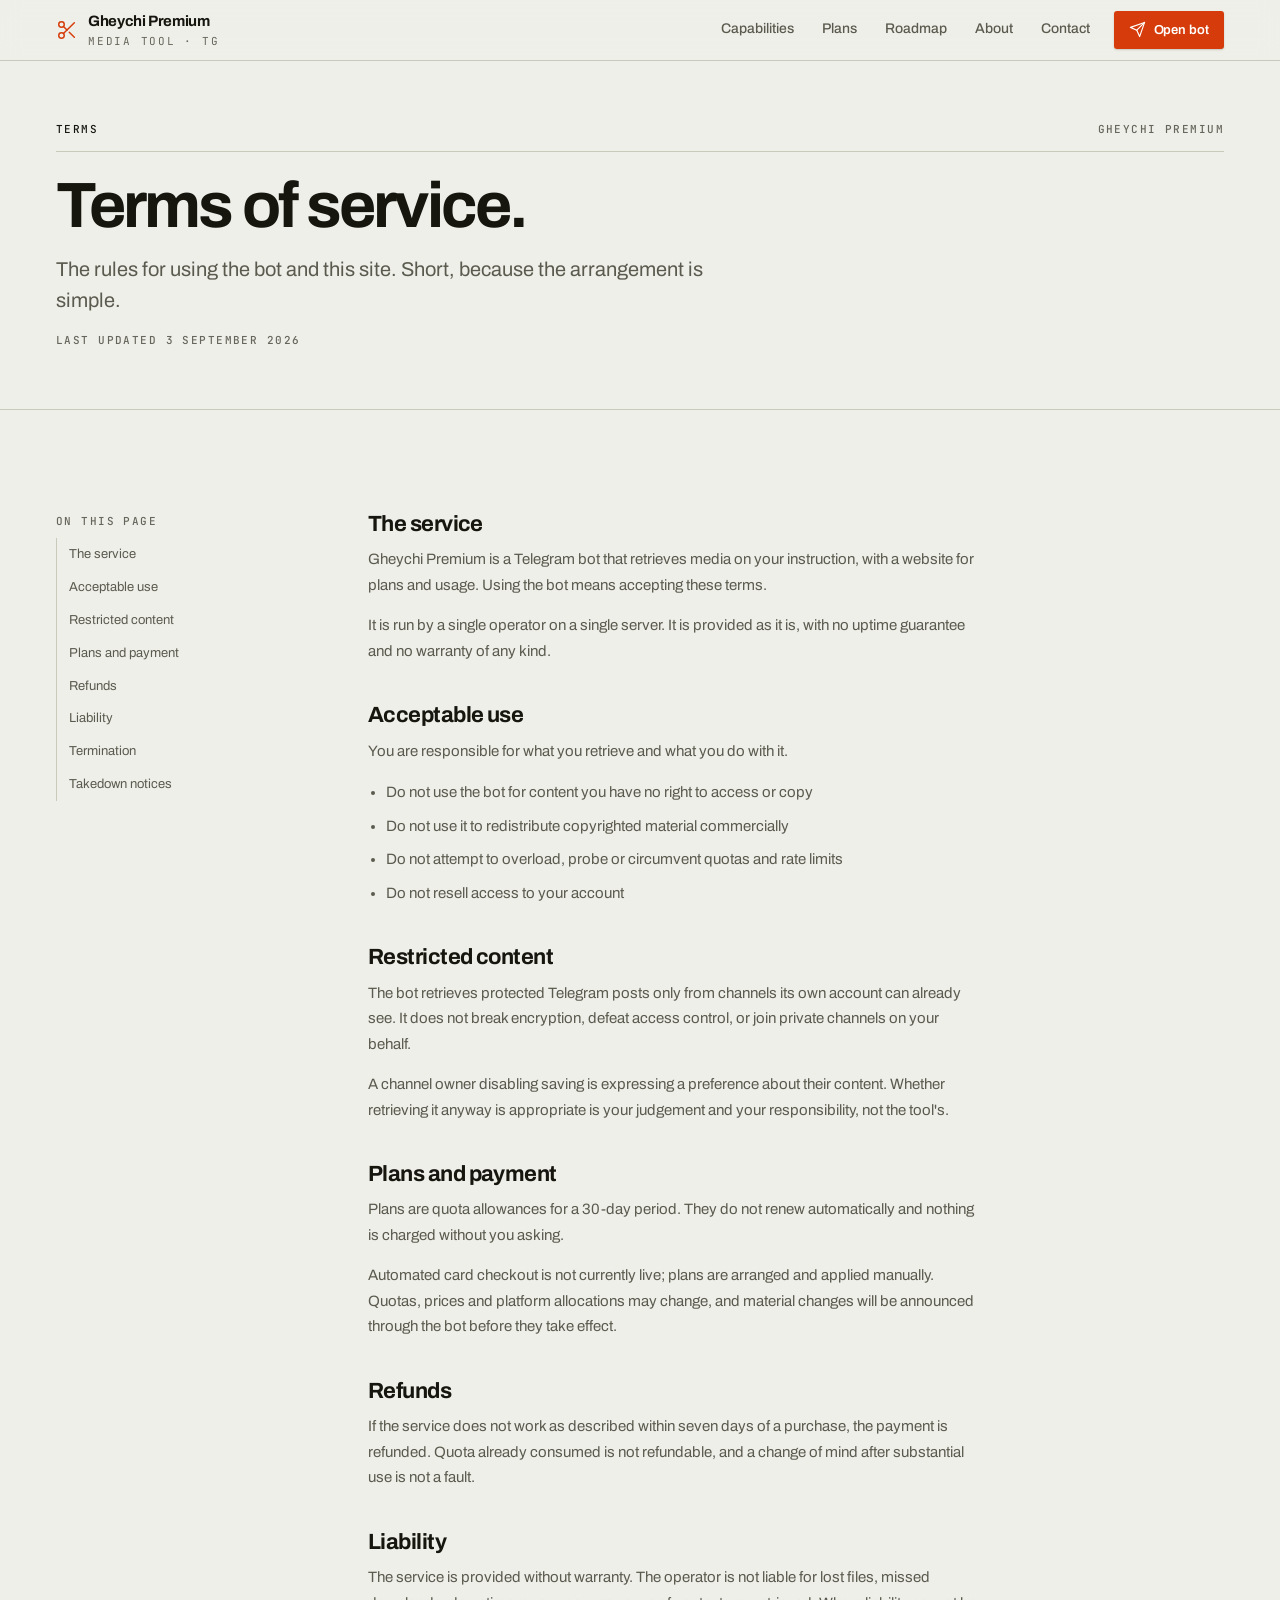
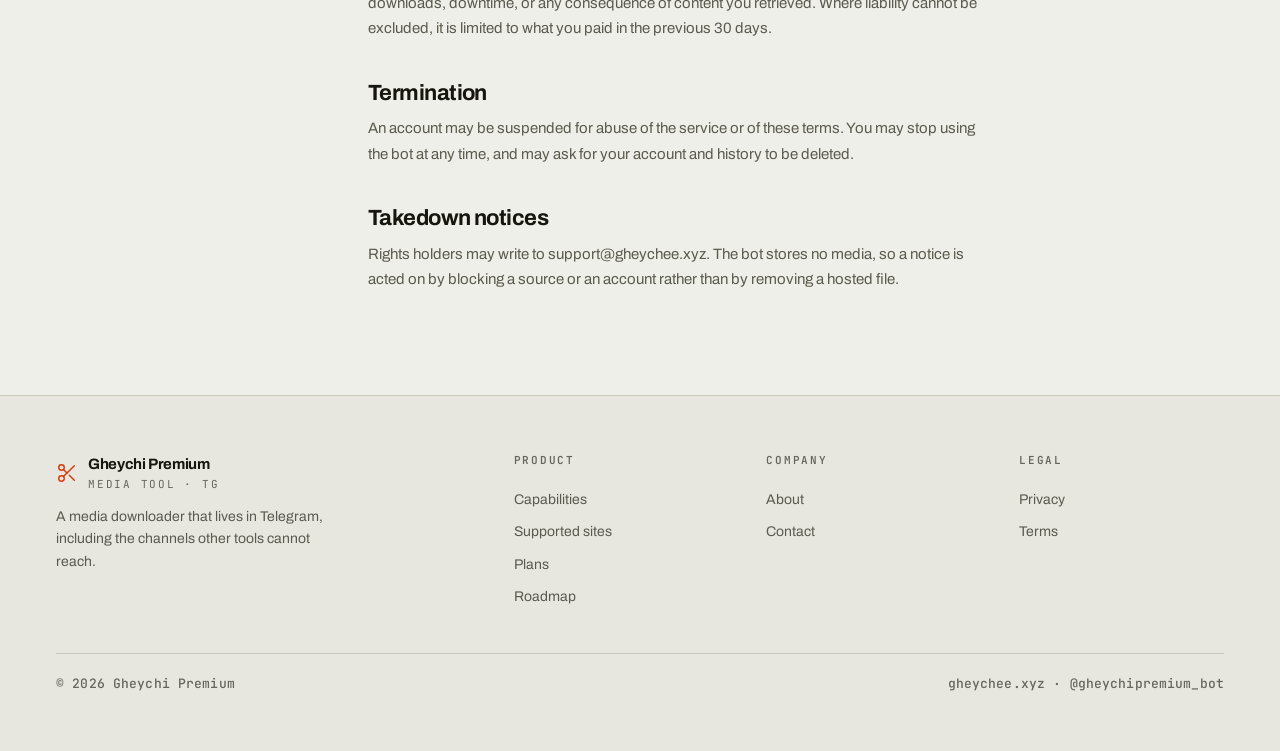
<file: website/terms.html>
<!DOCTYPE html>
<html lang="en">
<head>
<meta charset="UTF-8">
<meta name="viewport" content="width=device-width, initial-scale=1">
<title>Terms — Gheychi Premium</title>
<meta name="description" content="Terms of service for the Gheychi Premium Telegram bot: acceptable use, restricted content, plans, refunds and liability.">
<link rel="preconnect" href="https://fonts.googleapis.com">
<link rel="preconnect" href="https://fonts.gstatic.com" crossorigin>
<link href="https://fonts.googleapis.com/css2?family=Archivo:wght@400;500;600;700&family=JetBrains+Mono:wght@400;500;600&display=swap" rel="stylesheet">
<link rel="stylesheet" href="style.css">
</head>
<body>
<a class="sr-only" href="#main">Skip to content</a>

<svg width="0" height="0" style="position:absolute" aria-hidden="true">
  <defs>
    <g id="i-scissors" fill="none" stroke="currentColor" stroke-width="1.6" stroke-linecap="round" stroke-linejoin="round">
      <circle cx="6" cy="6" r="3"/><circle cx="6" cy="18" r="3"/>
      <line x1="20" y1="4" x2="8.12" y2="15.88"/><line x1="14.47" y1="14.48" x2="20" y2="20"/><line x1="8.12" y1="8.12" x2="12" y2="12"/>
    </g>
    <g id="i-send" fill="none" stroke="currentColor" stroke-width="1.6" stroke-linecap="round" stroke-linejoin="round">
      <path d="M22 2 11 13"/><path d="M22 2 15 22l-4-9-9-4Z"/>
    </g>
    <g id="i-lock" fill="none" stroke="currentColor" stroke-width="1.6" stroke-linecap="round" stroke-linejoin="round">
      <rect x="4" y="10" width="16" height="11" rx="2"/><path d="M8 10V7a4 4 0 0 1 8 0v3"/>
    </g>
    <g id="i-globe" fill="none" stroke="currentColor" stroke-width="1.6" stroke-linecap="round" stroke-linejoin="round">
      <circle cx="12" cy="12" r="9"/><path d="M3 12h18"/><path d="M12 3a15 15 0 0 1 0 18a15 15 0 0 1 0-18Z"/>
    </g>
    <g id="i-audio" fill="none" stroke="currentColor" stroke-width="1.6" stroke-linecap="round" stroke-linejoin="round">
      <path d="M9 18V5l11-2v13"/><circle cx="6" cy="18" r="3"/><circle cx="17" cy="16" r="3"/>
    </g>
    <g id="i-gauge" fill="none" stroke="currentColor" stroke-width="1.6" stroke-linecap="round" stroke-linejoin="round">
      <path d="M12 14 16 9"/><circle cx="12" cy="14" r="1"/><path d="M3.5 17a9 9 0 1 1 17 0"/>
    </g>
    <g id="i-langs" fill="none" stroke="currentColor" stroke-width="1.6" stroke-linecap="round" stroke-linejoin="round">
      <path d="M3 5h10"/><path d="M8 3v2c0 4.5-2 7-5 8"/><path d="M5 10c1.5 2.5 3.5 4 6 5"/><path d="M12 21l4.5-10 4.5 10"/><path d="M14 17h5"/>
    </g>
    <g id="i-shield" fill="none" stroke="currentColor" stroke-width="1.6" stroke-linecap="round" stroke-linejoin="round">
      <path d="M12 22s8-4 8-10V5l-8-3-8 3v7c0 6 8 10 8 10Z"/>
    </g>
    <g id="i-check" fill="none" stroke="currentColor" stroke-width="2.2" stroke-linecap="round" stroke-linejoin="round">
      <path d="m4 12 5.5 5.5L20 7"/>
    </g>
    <g id="i-arrow" fill="none" stroke="currentColor" stroke-width="1.6" stroke-linecap="round" stroke-linejoin="round">
      <path d="M5 12h14"/><path d="m13 6 6 6-6 6"/>
    </g>
    <g id="i-mail" fill="none" stroke="currentColor" stroke-width="1.6" stroke-linecap="round" stroke-linejoin="round">
      <rect x="3" y="5" width="18" height="14" rx="2"/><path d="m3 7 9 6 9-6"/>
    </g>
    <g id="i-menu" fill="none" stroke="currentColor" stroke-width="1.6" stroke-linecap="round">
      <path d="M4 7h16"/><path d="M4 12h16"/><path d="M4 17h16"/>
    </g>
  </defs>
</svg>

<header class="nav">
  <div class="wrap nav-in">
    <a class="brand" href="index.html">
      <svg viewBox="0 0 24 24" aria-hidden="true"><use href="#i-scissors"/></svg>
      <span class="stack-s" style="gap:0">
        <b>Gheychi Premium</b>
        <span>Media tool · TG</span>
      </span>
    </a>
    <nav class="nav-links" aria-label="Primary">
      <a href="features.html">Capabilities</a>
      <a href="pricing.html">Plans</a>
      <a href="about-product.html">Roadmap</a>
      <a href="about-us.html">About</a>
      <a href="contact.html">Contact</a>
    </nav>
    <a class="btn btn-signal btn-sm nav-cta" href="https://t.me/gheychipremium_bot" target="_blank" rel="noopener">
      <svg viewBox="0 0 24 24" aria-hidden="true"><use href="#i-send"/></svg> Open bot
    </a>
    <button class="nav-toggle" data-nav-toggle aria-expanded="false" aria-label="Open menu" aria-controls="navdrawer">
      <svg viewBox="0 0 24 24" width="20" height="20" aria-hidden="true"><use href="#i-menu"/></svg>
    </button>
  </div>
  <div class="nav-drawer" id="navdrawer" data-nav-drawer>
    <div class="wrap">
      <a href="features.html">Capabilities</a>
      <a href="pricing.html">Plans</a>
      <a href="about-product.html">Roadmap</a>
      <a href="about-us.html">About</a>
      <a href="contact.html">Contact</a>
    </div>
  </div>
</header>

<main id="main">
  <section class="wrap" style="padding-block: clamp(2.25rem,5.5vw,3.75rem)">
    <div class="sec-rule"><span class="spec spec-ink">Terms</span><span class="spec">Gheychi Premium</span></div>
    <h1 class="t-display" style="font-size:clamp(2.25rem,6vw,4rem)">Terms of service.</h1>
    <p class="t-lead" style="margin-top:1.125rem">The rules for using the bot and this site. Short, because the arrangement is simple.</p>
    <p class="spec" style="margin-top:1rem">Last updated 3 September 2026</p>
  </section>

  <section class="band">
    <div class="wrap">
      <div class="cols cols-doc">
        <nav class="toc" aria-label="On this page">
          <p class="spec" style="margin-bottom:.5rem">On this page</p>
          <a href="#service">The service</a>
          <a href="#use">Acceptable use</a>
          <a href="#restricted">Restricted content</a>
          <a href="#plans">Plans and payment</a>
          <a href="#refunds">Refunds</a>
          <a href="#liability">Liability</a>
          <a href="#termination">Termination</a>
          <a href="#dmca">Takedown notices</a>
        </nav>
        <div class="prose">
          <h2 id="service">The service</h2>
          <p>Gheychi Premium is a Telegram bot that retrieves media on your instruction, with a website for plans and usage. Using the bot means accepting these terms.</p>
          <p>It is run by a single operator on a single server. It is provided as it is, with no uptime guarantee and no warranty of any kind.</p>
          <h2 id="use">Acceptable use</h2>
          <p>You are responsible for what you retrieve and what you do with it.</p>
          <ul>
            <li>Do not use the bot for content you have no right to access or copy</li>
            <li>Do not use it to redistribute copyrighted material commercially</li>
            <li>Do not attempt to overload, probe or circumvent quotas and rate limits</li>
            <li>Do not resell access to your account</li>
          </ul>
          <h2 id="restricted">Restricted content</h2>
          <p>The bot retrieves protected Telegram posts only from channels its own account can already see. It does not break encryption, defeat access control, or join private channels on your behalf.</p>
          <p>A channel owner disabling saving is expressing a preference about their content. Whether retrieving it anyway is appropriate is your judgement and your responsibility, not the tool's.</p>
          <h2 id="plans">Plans and payment</h2>
          <p>Plans are quota allowances for a 30-day period. They do not renew automatically and nothing is charged without you asking.</p>
          <p>Automated card checkout is not currently live; plans are arranged and applied manually. Quotas, prices and platform allocations may change, and material changes will be announced through the bot before they take effect.</p>
          <h2 id="refunds">Refunds</h2>
          <p>If the service does not work as described within seven days of a purchase, the payment is refunded. Quota already consumed is not refundable, and a change of mind after substantial use is not a fault.</p>
          <h2 id="liability">Liability</h2>
          <p>The service is provided without warranty. The operator is not liable for lost files, missed downloads, downtime, or any consequence of content you retrieved. Where liability cannot be excluded, it is limited to what you paid in the previous 30 days.</p>
          <h2 id="termination">Termination</h2>
          <p>An account may be suspended for abuse of the service or of these terms. You may stop using the bot at any time, and may ask for your account and history to be deleted.</p>
          <h2 id="dmca">Takedown notices</h2>
          <p>Rights holders may write to support@gheychee.xyz. The bot stores no media, so a notice is acted on by blocking a source or an account rather than by removing a hosted file.</p>
        </div>
      </div>
    </div>
  </section>

</main>

<footer class="foot">
  <div class="wrap">
    <div class="foot-grid">
      <div>
        <a class="brand" href="index.html">
          <svg viewBox="0 0 24 24" aria-hidden="true"><use href="#i-scissors"/></svg>
          <span class="stack-s" style="gap:0"><b>Gheychi Premium</b><span>Media tool · TG</span></span>
        </a>
        <p class="foot-note">A media downloader that lives in Telegram, including the channels other tools cannot reach.</p>
      </div>
      <div class="foot-col">
        <p class="foot-title">Product</p>
        <a href="features.html">Capabilities</a>
        <a href="supported-sites.html">Supported sites</a>
        <a href="pricing.html">Plans</a>
        <a href="about-product.html">Roadmap</a>
      </div>
      <div class="foot-col">
        <p class="foot-title">Company</p>
        <a href="about-us.html">About</a>
        <a href="contact.html">Contact</a>
      </div>
      <div class="foot-col">
        <p class="foot-title">Legal</p>
        <a href="privacy.html">Privacy</a>
        <a href="terms.html">Terms</a>
      </div>
    </div>
    <div class="foot-base">
      <span class="spec spec-plain">© 2026 Gheychi Premium</span>
      <span class="spec spec-plain">gheychee.xyz · @gheychipremium_bot</span>
    </div>
  </div>
</footer>

<script src="script.js"></script>
</body>
</html>
</file>
<file: website/style.css>
/* ============================================================
   GHEYCHI PREMIUM — TRADE CATALOGUE SYSTEM
   Seed dd384b0b · direction candidate 5 of 7
   ============================================================ */

/* ---------- 1. TOKENS ---------- */

:root {
  /* Ground & ink. The scene is a phone in daylight, mid-errand —
     a lit page, not a dark console. */
  --paper:        #EFEFEA;
  --paper-2:      #E7E7E0;
  --paper-3:      #DEDED5;
  --ink:          #16160F;
  --ink-2:        #5A5A4E;
  --ink-3:        #66665C;
  --rule:         #C9C9BC;
  --rule-soft:    #DBDBD0;

  /* Signal. One saturated tool-world orange, used at page scale. */
  --signal:       #D63C0B;
  --signal-deep:  #A82C05;
  --signal-wash:  #FBE3DB;

  /* Hazard. Reserved exclusively for restricted-content surfaces. */
  --hazard:       #E0A400;
  --hazard-wash:  #F7EBC7;

  /* Inverted plate */
  --plate:        #16160F;
  --plate-2:      #24241A;
  --plate-ink:    #EFEFEA;
  --plate-ink-2:  #A3A395;
  --plate-rule:   #37372A;

  --ok:           #2C6E45;
  --warn:         #96591A;

  /* Type */
  --sans: 'Archivo', ui-sans-serif, system-ui, -apple-system, 'Helvetica Neue', Arial, sans-serif;
  --mono: 'JetBrains Mono', ui-monospace, 'SFMono-Regular', Menlo, Consolas, monospace;

  /* Measures */
  --gut:      clamp(1.25rem, 4vw, 2.5rem);
  --maxw:     78rem;
  --radius:   3px;

  /* Motion */
  --ease:     cubic-bezier(.16, 1, .3, 1);
  --fast:     140ms;
  --med:      320ms;
  --slow:     620ms;
}

/* ---------- 2. RESET ---------- */

*, *::before, *::after { box-sizing: border-box; }

html {
  -webkit-text-size-adjust: 100%;
  scroll-behavior: smooth;
  /* Browser surfaces belong to the design system. */
  scrollbar-color: var(--rule) var(--paper-2);
  scrollbar-width: thin;
}

@media (prefers-reduced-motion: reduce) {
  html { scroll-behavior: auto; }
  *, *::before, *::after {
    animation-duration: .01ms !important;
    animation-iteration-count: 1 !important;
    transition-duration: .01ms !important;
  }
}

body {
  margin: 0;
  background: var(--paper);
  color: var(--ink);
  font-family: var(--sans);
  font-size: 1rem;
  line-height: 1.6;
  font-feature-settings: 'kern' 1, 'liga' 1;
  -webkit-font-smoothing: antialiased;
  text-rendering: optimizeLegibility;
}

::selection { background: var(--signal); color: #fff; }
:where(a, button, input, textarea, select, summary, [tabindex]):focus-visible {
  outline: 2px solid var(--signal);
  outline-offset: 2px;
  border-radius: 1px;
}
:where(input, textarea) { caret-color: var(--signal); }

::-webkit-scrollbar { width: 11px; height: 11px; }
::-webkit-scrollbar-track { background: var(--paper-2); }
::-webkit-scrollbar-thumb { background: var(--rule); border: 3px solid var(--paper-2); border-radius: 99px; }
::-webkit-scrollbar-thumb:hover { background: var(--ink-3); }

img, svg { max-width: 100%; display: block; }
hr { border: 0; border-top: 1px solid var(--rule); margin: 0; }

/* ---------- 3. TYPE SCALE ---------- */

h1, h2, h3, h4 {
  margin: 0;
  font-weight: 700;
  letter-spacing: -0.03em;
  line-height: 1.02;
  text-wrap: balance;
}

.t-display {
  font-size: clamp(2.75rem, 8.5vw, 5.75rem);
  letter-spacing: -0.045em;
  line-height: .94;
}
.t-h2 { font-size: clamp(1.85rem, 4.2vw, 3rem); letter-spacing: -0.035em; }
.t-h3 { font-size: clamp(1.2rem, 2.2vw, 1.5rem); letter-spacing: -0.02em; line-height: 1.15; }

p { margin: 0; }
.t-lead {
  font-size: clamp(1.0625rem, 1.7vw, 1.25rem);
  line-height: 1.55;
  color: var(--ink-2);
  max-width: 62ch;
}
.t-body { max-width: 70ch; color: var(--ink-2); line-height: 1.68; }
.t-body + .t-body { margin-top: 1.1em; }

/* The catalogue's measurement voice: part numbers, specs, figure labels. */
.spec {
  font-family: var(--mono);
  font-size: .6875rem;
  font-weight: 500;
  letter-spacing: .13em;
  text-transform: uppercase;
  font-variant-numeric: tabular-nums;
  color: var(--ink-3);
}
.spec-ink { color: var(--ink); }
/* Same voice, no shouting — for label strings longer than a few words. */
.spec-plain { text-transform: none; letter-spacing: .01em; font-size: .8125rem; }
.spec-signal { color: var(--signal-deep); }
.num { font-family: var(--mono); font-variant-numeric: tabular-nums; letter-spacing: -0.02em; }

a { color: var(--ink); text-decoration-color: var(--rule); text-underline-offset: .22em; text-decoration-thickness: 1px; }
a:hover { text-decoration-color: var(--signal); }

/* ---------- 4. LAYOUT ---------- */

.wrap { width: 100%; max-width: var(--maxw); margin-inline: auto; padding-inline: var(--gut); }

/* Ruled section: the catalogue's horizontal registration lines. */
.band { border-top: 1px solid var(--rule); padding-block: clamp(3.5rem, 8vw, 6.5rem); }
.band-tight { padding-block: clamp(2.5rem, 5vw, 3.75rem); }
.band-plate { background: var(--plate); color: var(--plate-ink); border-top-color: var(--plate); }
.band-plate h2, .band-plate h3 { color: var(--plate-ink); }
.band-plate .t-lead, .band-plate .t-body { color: var(--plate-ink-2); }
.band-plate .spec { color: var(--plate-ink-2); }
.band-plate a { color: var(--plate-ink); text-decoration-color: var(--plate-rule); }
.band-signal { background: #B93107; color: #fff; border-top-color: #B93107; }
.band-signal h2, .band-signal .t-lead { color: #fff; }
.band-signal .t-lead { color: #FFE2D8; }
.band-signal .spec { color: #FFE2D8; }

/* Section head: label + rule + heading. No eyebrow above the heading —
   the part number sits inline on the rule, as a catalogue would set it. */
.sec-head { margin-bottom: clamp(1.75rem, 4vw, 2.75rem); }
.sec-rule {
  display: flex; align-items: center; gap: 1rem;
  padding-bottom: .75rem; margin-bottom: 1.5rem;
  border-bottom: 1px solid var(--rule);
}
.band-plate .sec-rule { border-bottom-color: var(--plate-rule); }
.band-signal .sec-rule { border-bottom-color: #D9825E; }
/* The trailing label only moves to the right edge when there is a leading one
   to sit against; a lone label stays where it was set. */
.sec-rule .spec:last-child:not(:first-child) { margin-left: auto; }

.cols { display: grid; gap: clamp(1.5rem, 4vw, 3rem); }
@media (min-width: 900px) {
  .cols-2 { grid-template-columns: 1fr 1fr; }
  .cols-3 { grid-template-columns: repeat(3, 1fr); }
  .cols-hero { grid-template-columns: minmax(0, 1.05fr) minmax(0, .95fr); align-items: start; gap: clamp(2rem, 5vw, 4rem); }
  .cols-doc { grid-template-columns: 15rem minmax(0, 1fr); gap: clamp(2rem, 6vw, 4.5rem); }
}

/* ---------- 5. NAV ---------- */

.nav {
  position: sticky; top: 0; z-index: 50;
  background: color-mix(in srgb, var(--paper) 88%, transparent);
  border-bottom: 1px solid var(--rule);
}
@supports (backdrop-filter: blur(1px)) { .nav { backdrop-filter: saturate(1.4) blur(9px); } }
.nav-in { display: flex; align-items: center; gap: .75rem; min-height: 60px; }
@media (min-width: 620px) { .nav-in { gap: 1.5rem; } }

.brand { display: inline-flex; align-items: center; gap: .625rem; text-decoration: none; color: var(--ink); min-width: 0; }
.brand svg { width: 22px; height: 22px; flex: none; color: var(--signal); }
.brand > span { font-family: var(--sans); min-width: 0; }
.brand b {
  font-family: var(--sans); font-size: .9375rem; font-weight: 700;
  letter-spacing: -0.025em; display: block; white-space: nowrap;
}
.brand > span > span {
  font-family: var(--mono); font-size: .6875rem; letter-spacing: .16em;
  color: var(--ink-3); text-transform: uppercase; display: none; white-space: nowrap;
}
/* The strapline only earns its space once the bar is not fighting for room. */
@media (min-width: 620px) { .brand > span > span { display: block; } }
@media (max-width: 420px) { .brand b { font-size: .875rem; } }

.nav-links { display: none; margin-left: auto; gap: 1.75rem; }
@media (min-width: 860px) { .nav-links { display: flex; } }
.nav-links a {
  font-size: .875rem; font-weight: 500; text-decoration: none; color: var(--ink-2);
  padding-block: .35rem; border-bottom: 2px solid transparent; transition: color var(--fast) var(--ease), border-color var(--fast) var(--ease);
}
.nav-links a:hover { color: var(--ink); border-bottom-color: var(--rule); }
.nav-links a[aria-current="page"] { color: var(--ink); border-bottom-color: var(--signal); }
.nav-cta { margin-left: auto; white-space: nowrap; }
@media (min-width: 860px) { .nav-cta { margin-left: 0; } }
@media (max-width: 480px) { .nav-cta { padding: .5rem .75rem; font-size: .8125rem; } }

.nav-toggle {
  margin-left: auto; display: inline-grid; place-items: center;
  width: 38px; height: 38px; padding: 0;
  background: transparent; border: 1px solid var(--rule); border-radius: var(--radius);
  color: var(--ink); cursor: pointer;
}
@media (min-width: 860px) { .nav-toggle { display: none; } }
.nav-drawer { display: none; border-top: 1px solid var(--rule); background: var(--paper); padding-block: .5rem 1rem; }
.nav-drawer.open { display: block; }
@media (min-width: 860px) { .nav-drawer { display: none !important; } }
.nav-drawer a {
  display: block; padding: .875rem 0; text-decoration: none;
  font-weight: 500; color: var(--ink); border-bottom: 1px solid var(--rule-soft);
}
.nav-drawer a:last-child { border-bottom: 0; }

/* ---------- 6. BUTTONS ---------- */

.btn {
  display: inline-flex; align-items: center; justify-content: center; gap: .5rem;
  font-family: var(--sans); font-size: .875rem; font-weight: 600; letter-spacing: -0.005em;
  padding: .6875rem 1.125rem; border-radius: var(--radius); white-space: nowrap;
  border: 1px solid transparent; cursor: pointer; text-decoration: none;
  transition: background var(--fast) var(--ease), color var(--fast) var(--ease),
              border-color var(--fast) var(--ease), transform var(--fast) var(--ease),
              box-shadow var(--fast) var(--ease);
}
.btn svg { width: 17px; height: 17px; flex: none; }
.btn:active { transform: translateY(1px); }

.btn-signal { background: var(--signal); color: #fff; box-shadow: 0 1px 2px rgba(22,22,15,.18); }
.btn-signal:hover { background: var(--signal-deep); box-shadow: 0 3px 10px rgba(184,49,7,.28); }

.btn-ink { background: var(--ink); color: var(--paper); }
.btn-ink:hover { background: var(--plate-2); }

.btn-line { background: transparent; color: var(--ink); border-color: var(--rule); }
.btn-line:hover { border-color: var(--ink); background: var(--paper-2); }

.btn-onplate { background: var(--paper); color: var(--ink); }
.btn-onplate:hover { background: #fff; }
.btn-onplate-line { background: transparent; color: var(--plate-ink); border-color: var(--plate-rule); }
.btn-onplate-line:hover { border-color: var(--plate-ink-2); background: rgba(255,255,255,.05); }

.btn-onsignal { background: #fff; color: var(--signal-deep); }
.btn-onsignal:hover { background: var(--paper); }

.btn-lg { font-size: .9375rem; padding: .875rem 1.5rem; }
@media (max-width: 420px) { .btn-lg { font-size: .875rem; padding: .8125rem 1.125rem; } }
.btn-sm { font-size: .8125rem; padding: .5rem .875rem; }
.btn:disabled, .btn[aria-disabled="true"] { opacity: .45; pointer-events: none; }

/* ---------- 7. SPEC TABLE — the catalogue's core component ---------- */

.specs { border-top: 1px solid var(--rule); }
/* A spec table straight after a section rule would double the hairline. */
.sec-rule + .specs, .sec-rule + * > .specs:first-child { border-top: 0; }
.stack > .sec-rule + .specs { border-top: 0; }
.spec-row {
  display: flex; align-items: baseline; gap: .75rem;
  padding: .8125rem 0; border-bottom: 1px solid var(--rule-soft);
}
.spec-row dt { font-size: .875rem; font-weight: 500; color: var(--ink-2); flex: none; margin: 0; }
.spec-row .leader { flex: 1 1 auto; border-bottom: 1px dotted var(--rule); transform: translateY(-.2em); min-width: 1.5rem; }
.spec-row dd {
  margin: 0; flex: none; font-family: var(--mono); font-size: .875rem; font-weight: 500;
  font-variant-numeric: tabular-nums; color: var(--ink); letter-spacing: -0.02em;
}
.band-plate .specs { border-top-color: var(--plate-rule); }
.band-plate .spec-row { border-bottom-color: var(--plate-rule); }
.band-plate .spec-row dt { color: var(--plate-ink-2); }
.band-plate .spec-row dd { color: var(--plate-ink); }
.band-plate .spec-row .leader { border-bottom-color: var(--plate-rule); }

/* ---------- 8. FIGURE / DIAGRAM PLATE ---------- */

.plate {
  position: relative; background: var(--paper-2);
  border: 1px solid var(--rule); border-radius: var(--radius);
  padding: clamp(1.25rem, 3vw, 2rem);
}
.plate-caption {
  display: flex; justify-content: space-between; gap: 1rem;
  margin-top: .875rem; padding-top: .6875rem; border-top: 1px solid var(--rule);
}

/* Dimension line that draws itself once, on entry. One authored moment. */
.dim line, .dim path, .dim polyline {
  stroke-dasharray: var(--len, 600); stroke-dashoffset: var(--len, 600);
}
.dim.drawn line, .dim.drawn path, .dim.drawn polyline {
  animation: draw var(--slow) var(--ease) forwards;
}
.dim.drawn [data-delay="1"] { animation-delay: 90ms; }
.dim.drawn [data-delay="2"] { animation-delay: 180ms; }
.dim.drawn [data-delay="3"] { animation-delay: 270ms; }
.dim.drawn [data-delay="4"] { animation-delay: 360ms; }
@keyframes draw { to { stroke-dashoffset: 0; } }

.fig-label { font-family: var(--mono); font-size: 9.5px; letter-spacing: .1em; text-transform: uppercase; fill: var(--ink-3); }
.fig-value { font-family: var(--mono); font-size: 11px; font-weight: 600; fill: var(--ink); }

/* ---------- 9. STEP SEQUENCE ---------- */

.steps { border-top: 1px solid var(--rule); }
.step {
  display: grid; gap: .3125rem; padding: 1.5rem 0;
  border-bottom: 1px solid var(--rule-soft);
}
.step h3 { font-size: 1.0625rem; letter-spacing: -0.02em; }
.step p { color: var(--ink-2); font-size: .9375rem; max-width: 58ch; }

/* ---------- 10. CAPABILITY LIST (not a card grid) ---------- */

.caps { border-top: 1px solid var(--rule); }
.cap {
  display: grid; gap: .375rem 1.5rem; padding: 1.375rem 0;
  border-bottom: 1px solid var(--rule-soft); align-items: start;
}
@media (min-width: 780px) { .cap { grid-template-columns: 1.75rem 15rem 1fr; align-items: baseline; } }
.cap-icon { color: var(--signal); }
.cap-icon svg { width: 20px; height: 20px; }
.cap h3 { font-size: 1rem; letter-spacing: -0.02em; }
.cap p { color: var(--ink-2); font-size: .9375rem; max-width: 62ch; }
.band-plate .caps { border-top-color: var(--plate-rule); }
.band-plate .cap { border-bottom-color: var(--plate-rule); }
.band-plate .cap p { color: var(--plate-ink-2); }

/* ---------- 11. RESTRICTED PLATE — hazard register, used once ---------- */

.restricted {
  border: 1px solid var(--hazard); border-radius: var(--radius);
  background: var(--hazard-wash); padding: clamp(1.25rem, 3vw, 1.75rem);
  position: relative; overflow: hidden;
}
.restricted::before {
  content: ''; position: absolute; inset-inline: 0; top: 0; height: 4px;
  background: repeating-linear-gradient(-45deg, var(--hazard) 0 8px, transparent 8px 16px);
}
.restricted .spec { color: var(--warn); }
.restricted p { color: #4A3A12; }

/* ---------- 12. PRICING ---------- */

.tiers { display: grid; gap: 0; border-top: 1px solid var(--rule); }
@media (min-width: 940px) { .tiers { grid-template-columns: repeat(4, 1fr); border-left: 1px solid var(--rule); } }
.tier {
  padding: 1.75rem clamp(1rem, 2.5vw, 1.5rem);
  border-bottom: 1px solid var(--rule);
  display: flex; flex-direction: column; gap: 1rem;
}
@media (min-width: 940px) { .tier { border-right: 1px solid var(--rule); border-bottom: 0; } }
.tier-mark { background: var(--signal-wash); }
.tier-price { display: flex; align-items: baseline; gap: .25rem; }
.tier-price .amt { font-family: var(--mono); font-size: 2.5rem; font-weight: 700; letter-spacing: -0.05em; }
.tier-price .per { font-size: .8125rem; color: var(--ink-3); }
.tier ul { list-style: none; margin: 0; padding: 0; display: grid; gap: .5rem; }
.tier li { display: flex; gap: .5rem; font-size: .875rem; color: var(--ink-2); align-items: baseline; }
.tier li svg { width: 13px; height: 13px; flex: none; color: var(--signal); transform: translateY(1px); }
.tier .btn { margin-top: auto; }

/* ---------- 13. ROADMAP ---------- */

.road { border-top: 1px solid var(--rule); }
.road-item {
  display: grid; gap: .5rem 1.5rem; padding: 1.5rem 0;
  border-bottom: 1px solid var(--rule-soft);
}
@media (min-width: 780px) { .road-item { grid-template-columns: 7rem 1fr 8rem; align-items: baseline; } }
.tag {
  display: inline-flex; align-items: center; gap: .375rem; align-self: start;
  font-family: var(--mono); font-size: .6875rem; font-weight: 600; letter-spacing: .1em; text-transform: uppercase;
  padding: .25rem .5rem; border-radius: 2px; border: 1px solid;
}
.tag-done   { color: var(--ok);     border-color: color-mix(in srgb, var(--ok) 35%, transparent);     background: color-mix(in srgb, var(--ok) 8%, transparent); }
.tag-active { color: var(--signal-deep); border-color: color-mix(in srgb, var(--signal) 38%, transparent); background: var(--signal-wash); }
.tag-next   { color: var(--ink-3);  border-color: var(--rule); background: transparent; }

/* ---------- 14. PROSE (legal / long-form) ---------- */

.prose { max-width: 68ch; }
.prose h2 { font-size: 1.375rem; letter-spacing: -0.025em; margin-top: 2.5rem; margin-bottom: .75rem; }
.prose h2:first-child { margin-top: 0; }
.prose p, .prose li { color: var(--ink-2); line-height: 1.7; font-size: .9375rem; }
.prose p + p { margin-top: 1em; }
.prose ul { margin: 1em 0; padding-left: 1.1rem; display: grid; gap: .5rem; }
.prose strong { color: var(--ink); font-weight: 600; }

.toc { position: sticky; top: 84px; align-self: start; display: none; }
@media (min-width: 900px) { .toc { display: block; } }
.toc a {
  display: block; padding: .375rem 0 .375rem .75rem; font-size: .8125rem;
  color: var(--ink-2); text-decoration: none; border-left: 1px solid var(--rule);
}
.toc a:hover { color: var(--ink); border-left-color: var(--signal); }

/* ---------- 15. CONTACT ---------- */

.channel {
  display: grid; gap: .5rem 1.25rem; grid-template-columns: 2rem 1fr auto;
  padding: 1.375rem 0; border-bottom: 1px solid var(--rule-soft); align-items: center;
}
.channel:first-child { border-top: 1px solid var(--rule); }
.channel svg { width: 20px; height: 20px; color: var(--signal); }
.channel h3 { font-size: 1rem; }
.channel p { grid-column: 2; font-size: .875rem; color: var(--ink-2); }

/* ---------- 16. FOOTER ---------- */

.foot { border-top: 1px solid var(--rule); background: var(--paper-2); padding-block: clamp(2.5rem, 5vw, 3.5rem); }
.foot-grid { display: grid; gap: 2rem; }
@media (min-width: 780px) { .foot-grid { grid-template-columns: 2fr 1fr 1fr 1fr; gap: 3rem; } }
.foot .foot-title { font-family: var(--mono); font-size: .6875rem; font-weight: 600; letter-spacing: .16em; text-transform: uppercase; color: var(--ink-3); margin-bottom: .875rem; }
.foot-col a { display: block; padding: .3125rem 0; font-size: .875rem; color: var(--ink-2); text-decoration: none; }
.foot-col a:hover { color: var(--signal-deep); }
.foot-note { color: var(--ink-2); font-size: .875rem; max-width: 34ch; margin-top: .75rem; }
.foot-base {
  display: flex; flex-wrap: wrap; gap: .75rem 1.5rem; justify-content: space-between;
  margin-top: 2.5rem; padding-top: 1.25rem; border-top: 1px solid var(--rule);
}

/* ---------- 17. UTILITIES ---------- */

.stack   { display: grid; gap: 1rem; align-content: start; }
.stack-s { display: grid; gap: .5rem; align-content: start; }
.stack-l { display: grid; gap: 1.75rem; align-content: start; }
.row     { display: flex; flex-wrap: wrap; gap: .75rem; align-items: center; }
.mt-l    { margin-top: clamp(1.75rem, 4vw, 2.75rem); }
.sr-only {
  position: absolute; width: 1px; height: 1px; padding: 0; margin: -1px;
  overflow: hidden; clip: rect(0 0 0 0); white-space: nowrap; border: 0;
}
.chips { display: flex; flex-wrap: wrap; gap: .375rem; }
.chip {
  font-family: var(--mono); font-size: .6875rem; letter-spacing: .04em;
  padding: .3125rem .5625rem; border: 1px solid var(--rule); border-radius: 2px;
  color: var(--ink-2); background: var(--paper);
}
.band-plate .chip { border-color: var(--plate-rule); background: transparent; color: var(--plate-ink-2); }

/* Entry: content is visible by default; the reveal only refines it. */
.rise { opacity: 1; }
@media (prefers-reduced-motion: no-preference) {
  .js .rise { opacity: 0; transform: translateY(14px); transition: opacity var(--med) var(--ease), transform var(--med) var(--ease); }
  .js .rise.in { opacity: 1; transform: none; }
}
</file>
